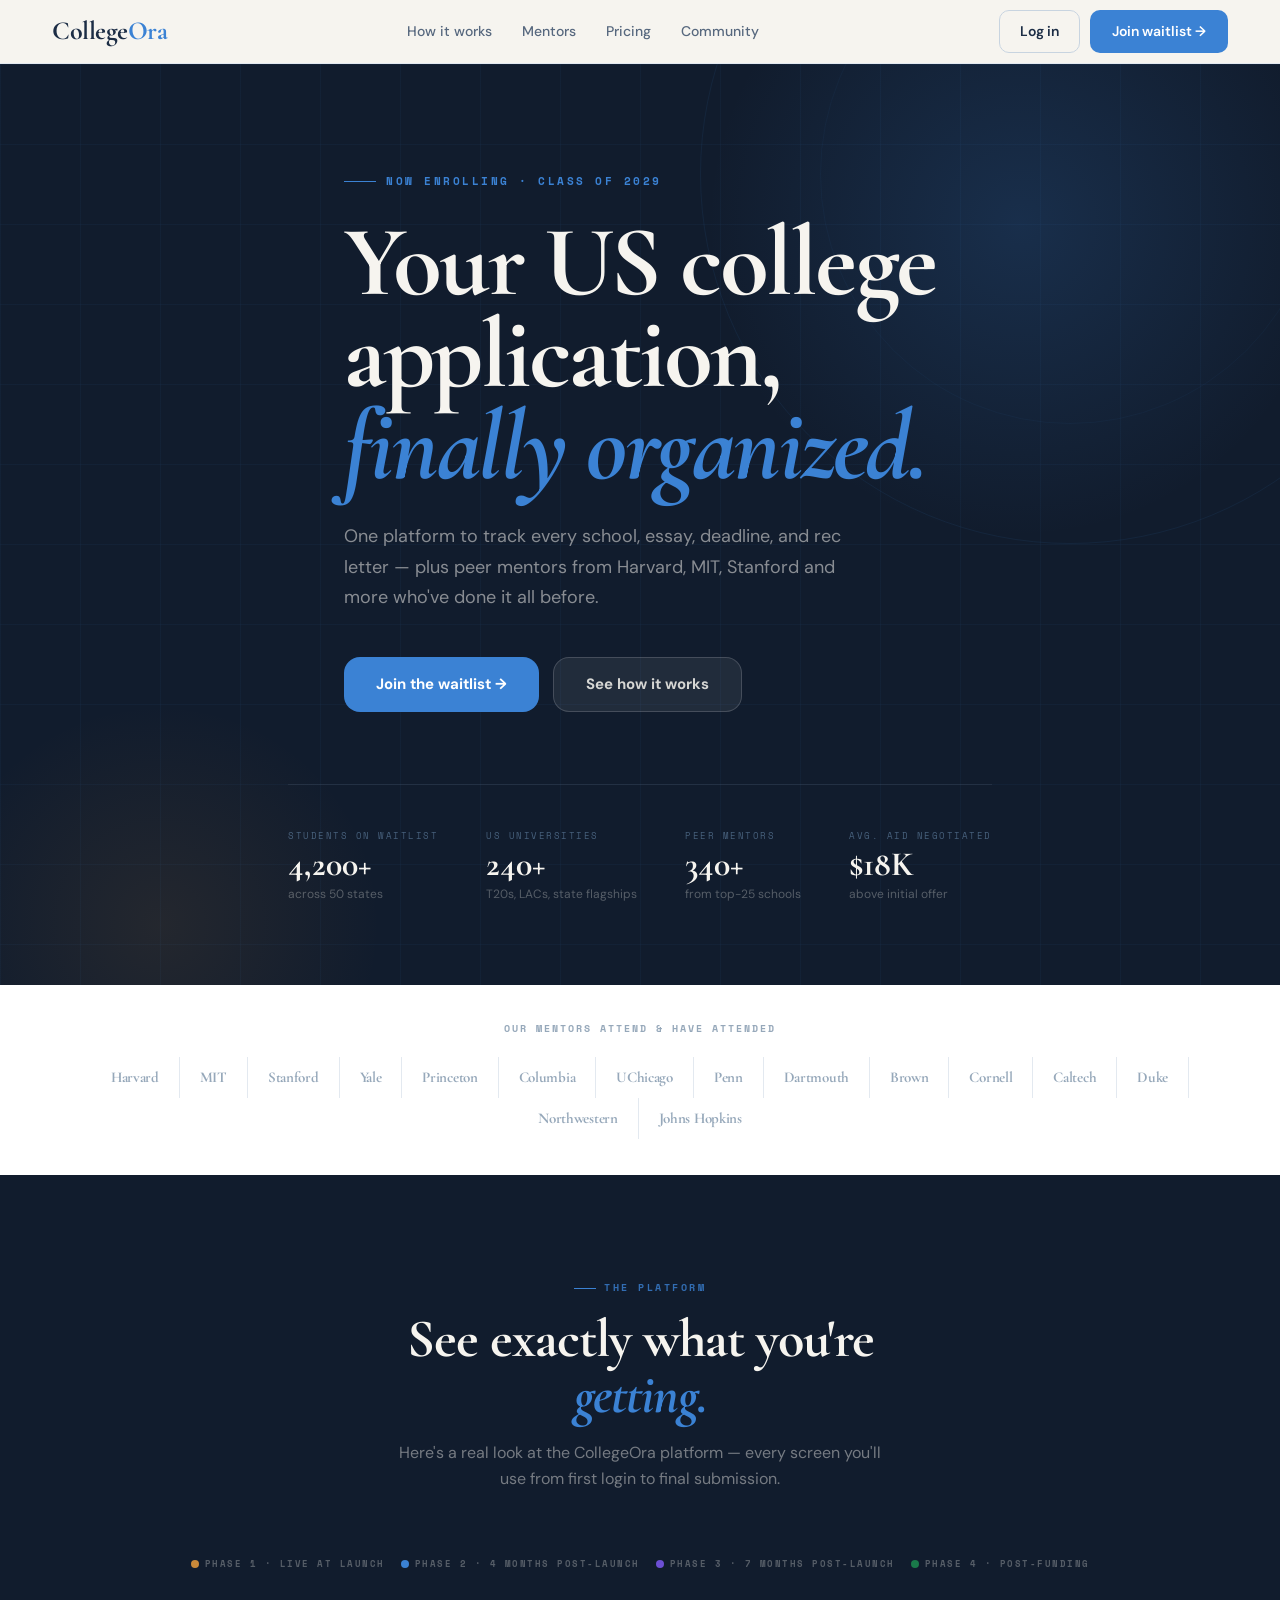
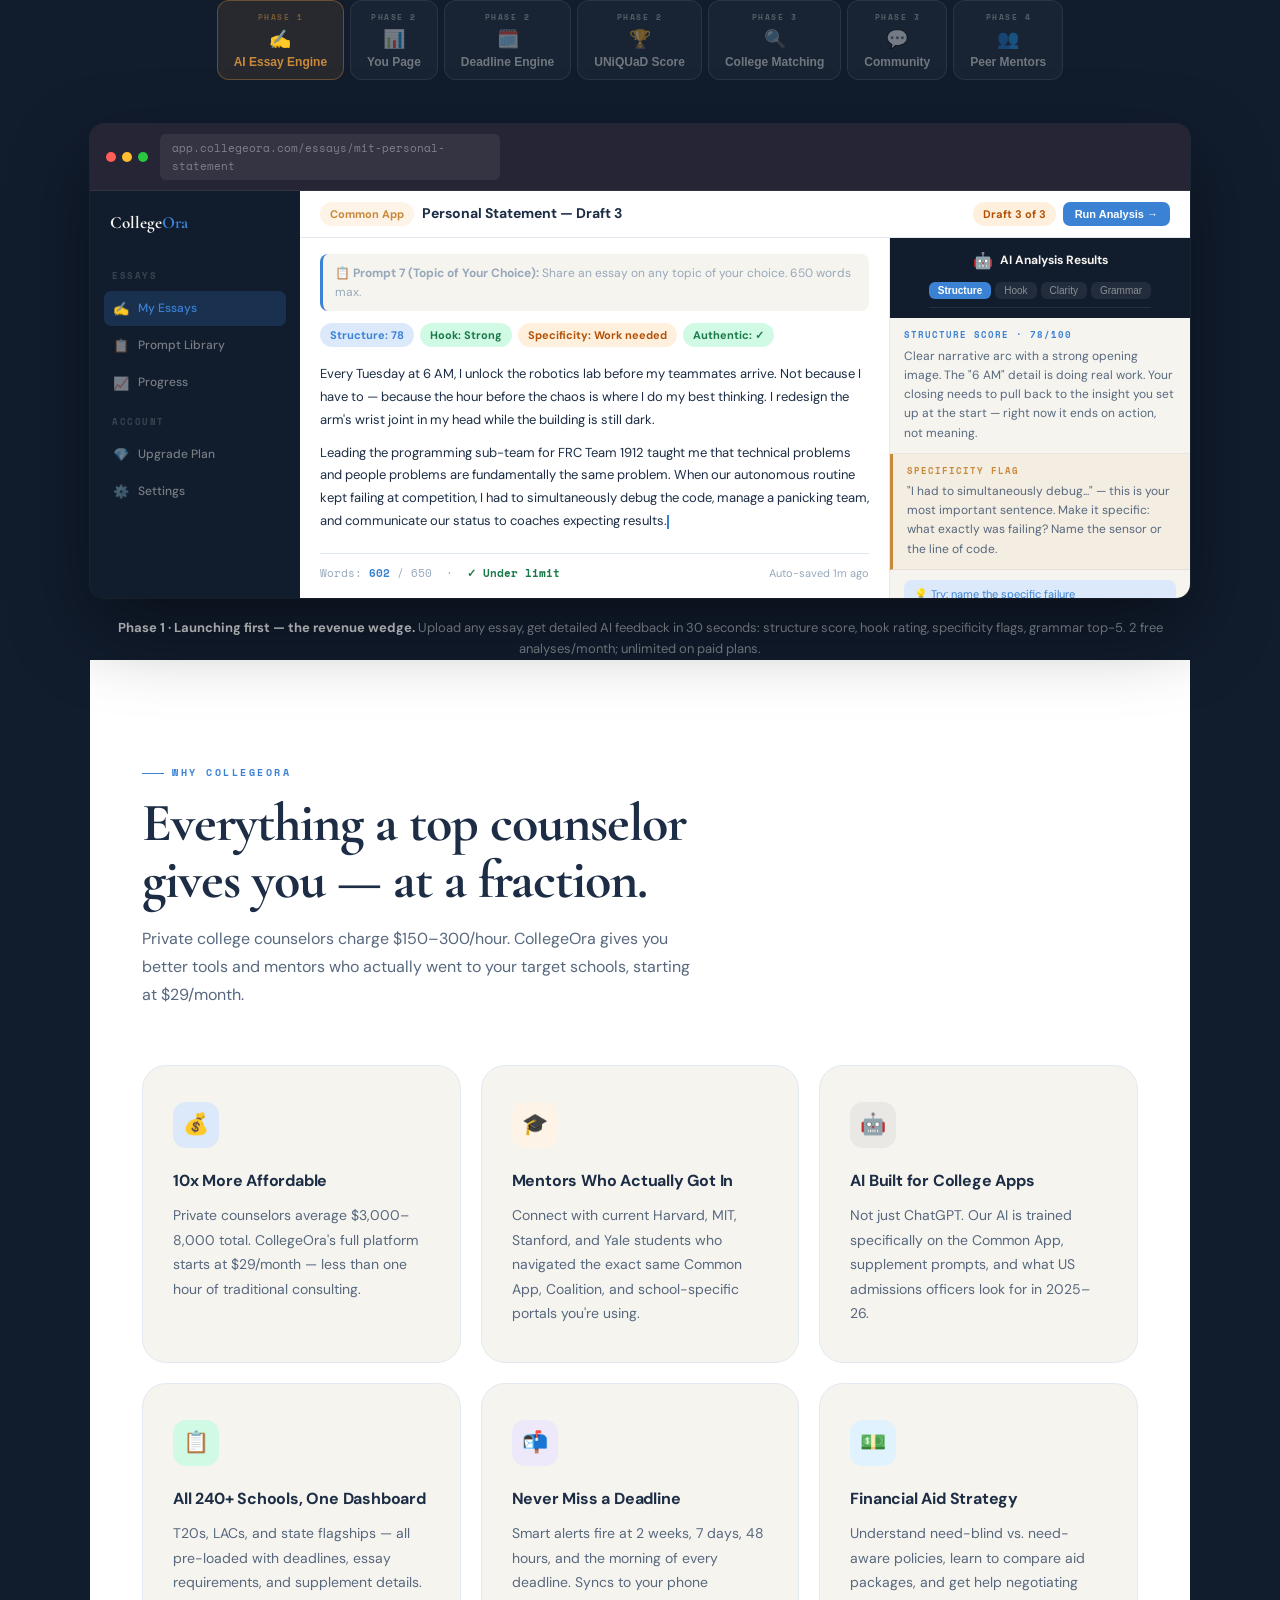
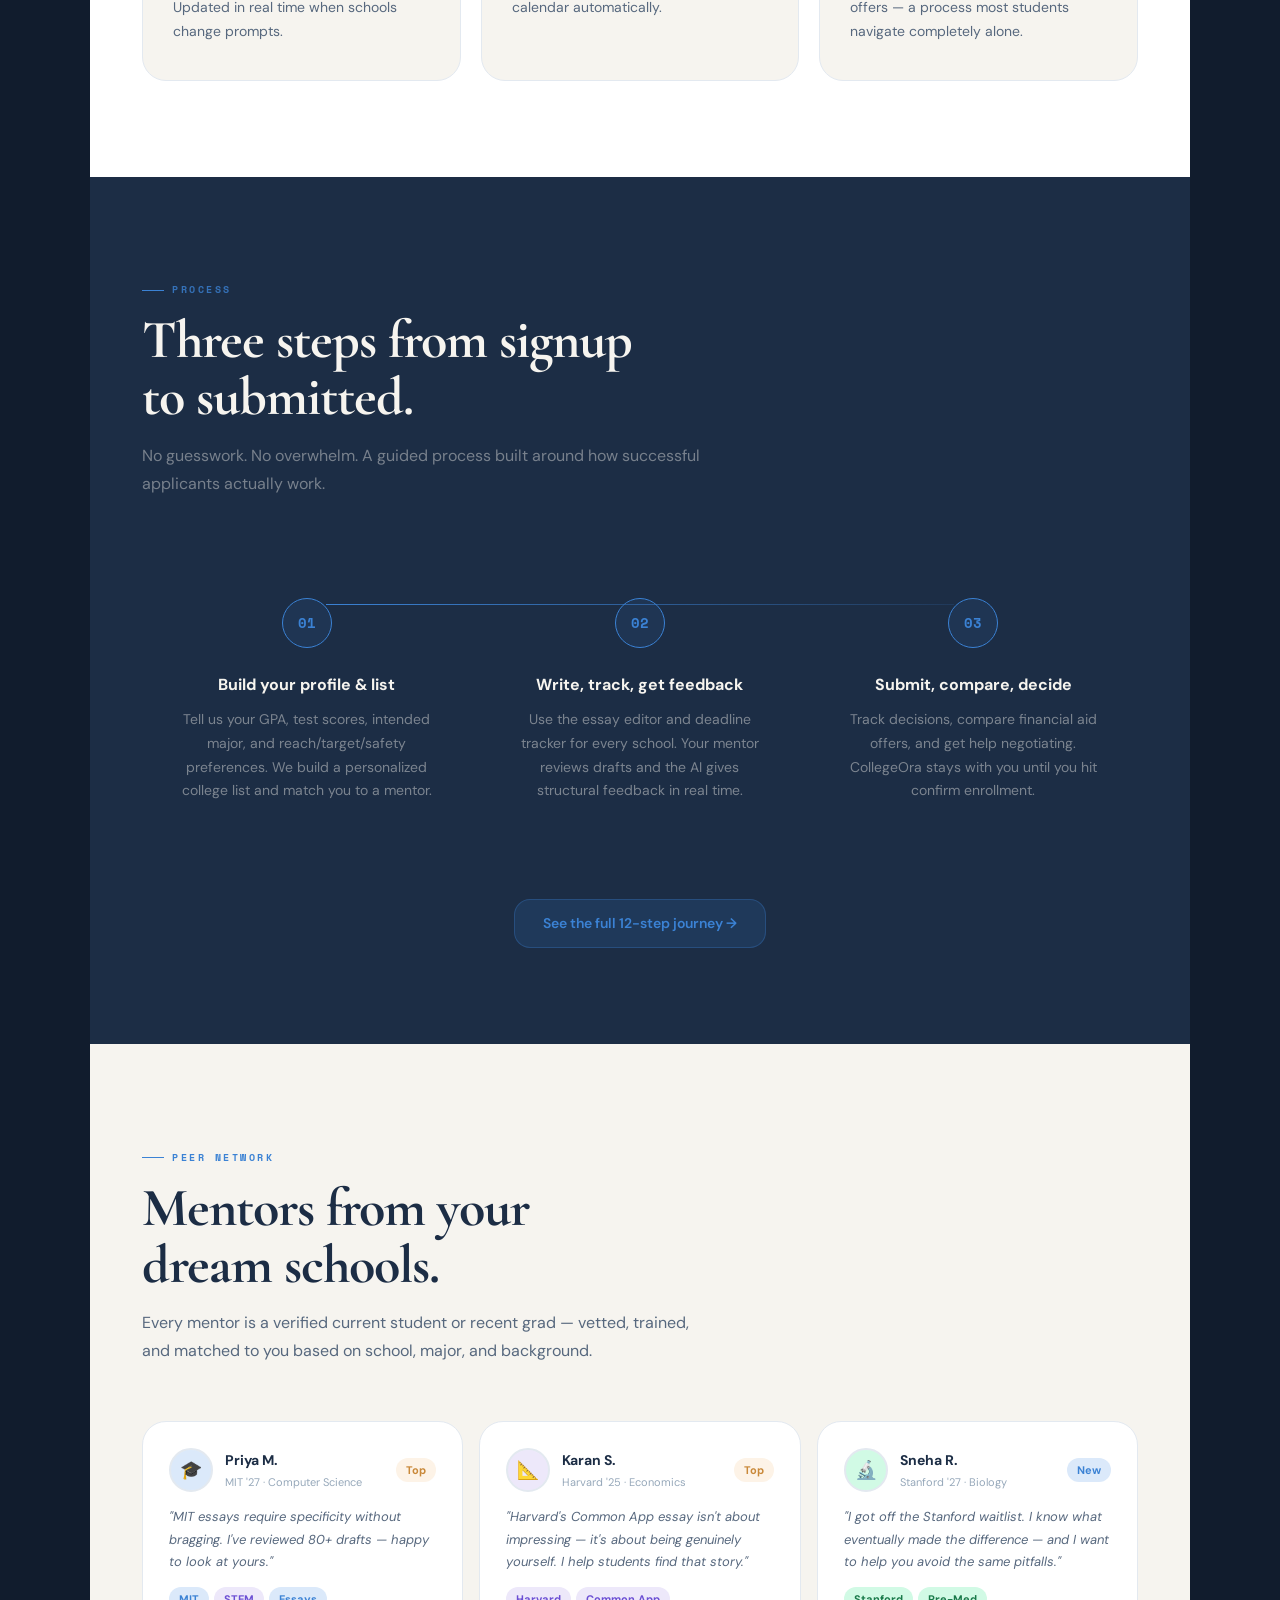
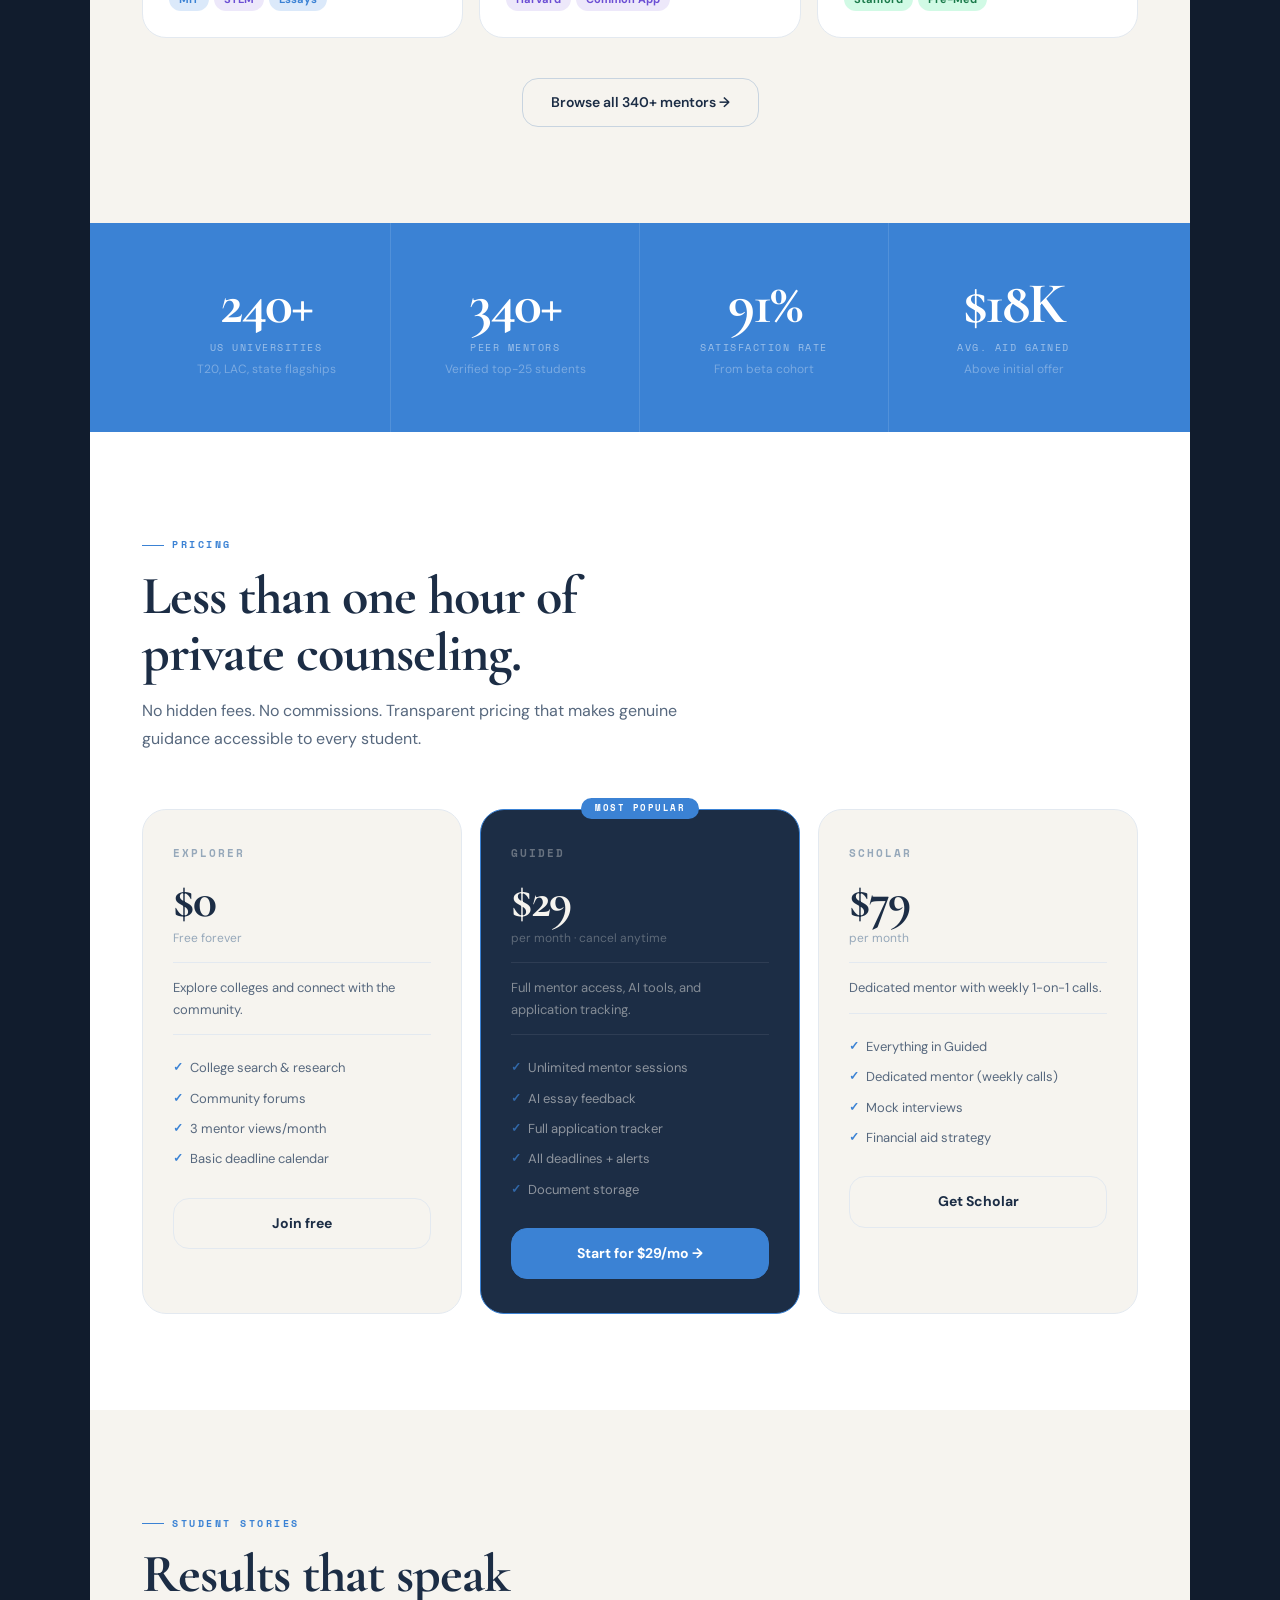
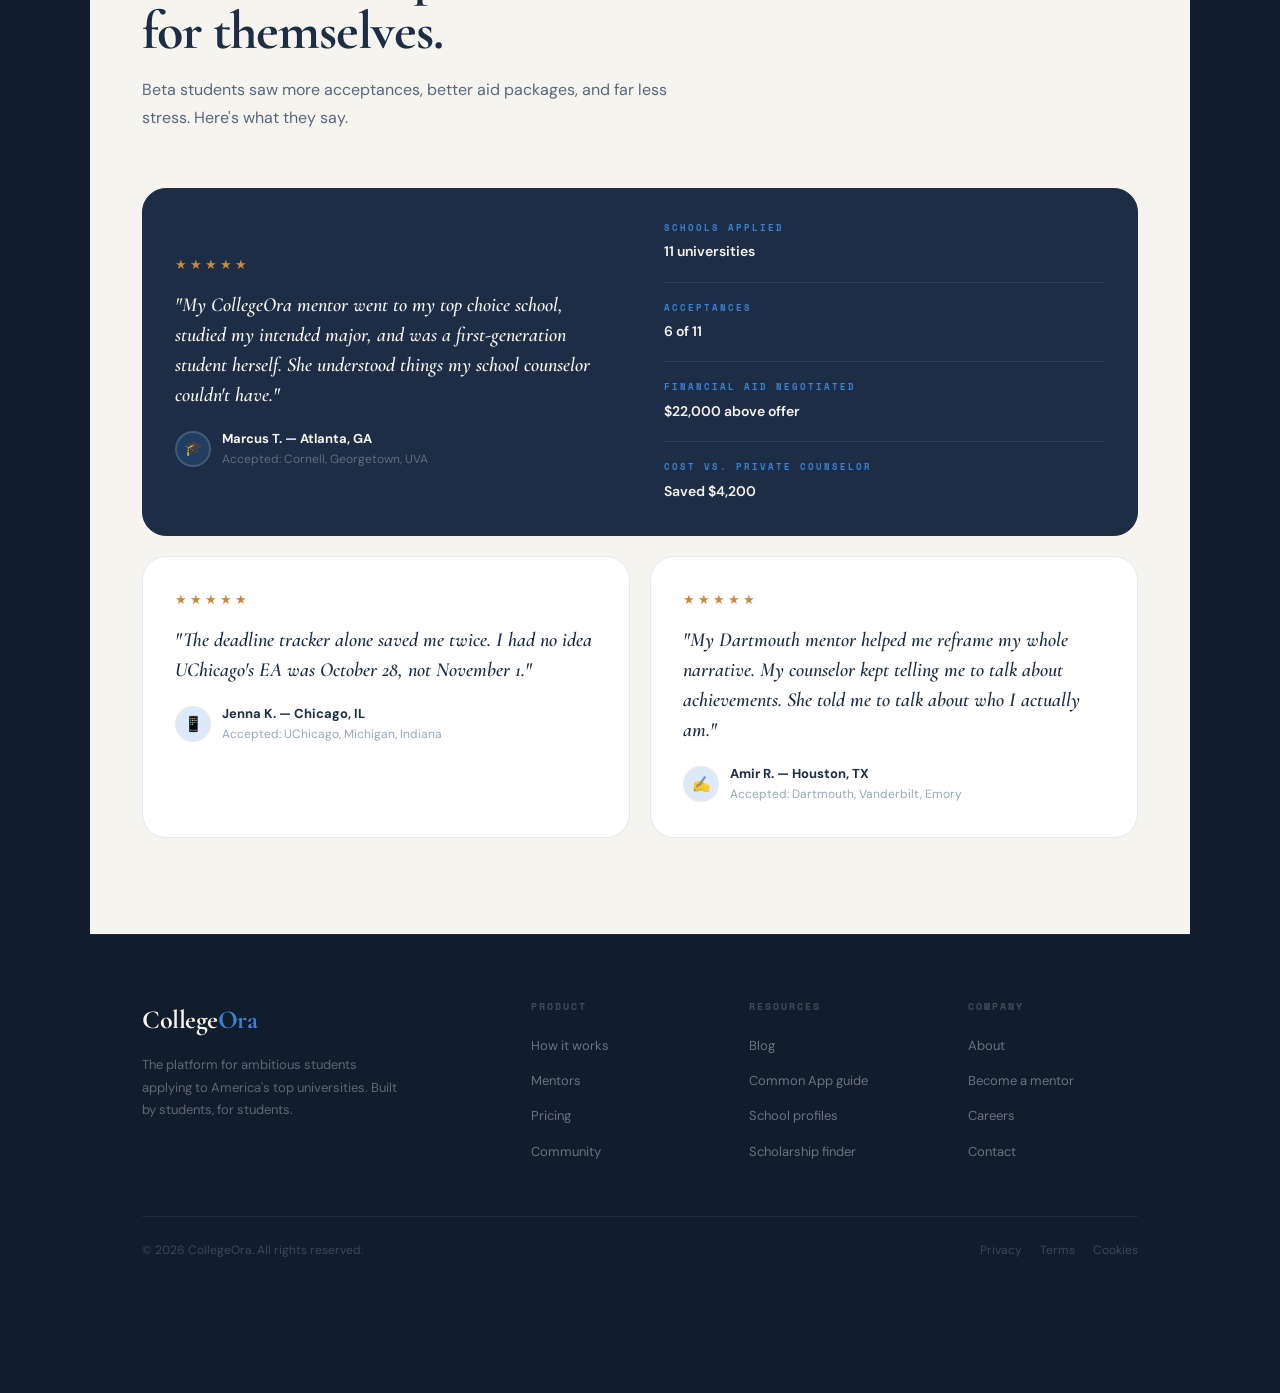
<file: index.html>
<!DOCTYPE html>
<html lang="en">
<head>
<meta charset="UTF-8"><meta name="viewport" content="width=device-width,initial-scale=1.0">
<title>CollegeOra — The college application, organized.</title>
<link rel="stylesheet" href="shared.css">
<style>
/* HERO */
.hero{min-height:91vh;background:var(--navy-deep);display:flex;flex-direction:column;justify-content:center;padding:100px 52px 80px;position:relative;overflow:hidden;}
.hero-grid{position:absolute;inset:0;background-image:linear-gradient(rgba(59,130,212,.05) 1px,transparent 1px),linear-gradient(90deg,rgba(59,130,212,.05) 1px,transparent 1px);background-size:80px 80px;}
.orb-1{position:absolute;top:-180px;right:-80px;width:680px;height:680px;background:radial-gradient(circle,rgba(59,130,212,.18) 0%,transparent 65%);}
.orb-2{position:absolute;bottom:-180px;left:-80px;width:480px;height:480px;background:radial-gradient(circle,rgba(201,137,58,.1) 0%,transparent 65%);}
.arc{position:absolute;top:-260px;right:-160px;width:740px;height:740px;border:1px solid rgba(59,130,212,.09);border-radius:50%;}
.arc2{position:absolute;top:-140px;right:-40px;width:500px;height:500px;border:1px solid rgba(59,130,212,.05);border-radius:50%;}

.hero-content{position:relative;z-index:2;max-width:700px;}
.hero-eyebrow{font-family:'Space Mono',monospace;font-size:11px;font-weight:700;letter-spacing:2.5px;text-transform:uppercase;color:var(--cobalt);margin-bottom:26px;display:inline-flex;align-items:center;gap:10px;}
.hero-eyebrow::before{content:'';width:32px;height:1px;background:var(--cobalt);}
h1.hero-h{font-family:'Cormorant Garamond',serif;font-size:clamp(52px,8.5vw,100px);font-weight:700;line-height:.92;letter-spacing:-2.5px;color:var(--cream);margin-bottom:28px;}
h1.hero-h em{font-style:italic;color:var(--cobalt);}
.hero-sub{font-size:18px;color:rgba(246,244,239,.52);max-width:500px;line-height:1.72;margin-bottom:44px;}
.hero-btns{display:flex;gap:14px;flex-wrap:wrap;}
.btn-hero{font-size:15px;font-weight:700;padding:14px 32px;border-radius:var(--r-lg);text-decoration:none;display:inline-flex;align-items:center;gap:7px;transition:all .2s;cursor:pointer;border:none;}
.btn-hero-p{background:var(--cobalt);color:var(--white);}
.btn-hero-p:hover{background:#2d6cbf;transform:translateY(-2px);box-shadow:0 8px 28px rgba(59,130,212,.38);}
.btn-hero-g{background:rgba(255,255,255,.07);color:rgba(246,244,239,.85);border:1.5px solid rgba(255,255,255,.16);}
.btn-hero-g:hover{background:rgba(255,255,255,.12);border-color:rgba(255,255,255,.3);}
.hero-stats{position:relative;z-index:2;display:flex;gap:48px;margin-top:72px;padding-top:44px;border-top:1px solid rgba(255,255,255,.07);}
.hs-lbl{font-family:'Space Mono',monospace;font-size:9px;letter-spacing:1.5px;text-transform:uppercase;color:rgba(107,141,176,.6);margin-bottom:4px;}
.hs-num{font-family:'Cormorant Garamond',serif;font-size:34px;font-weight:700;color:var(--cream);line-height:1;}
.hs-sub{font-size:12px;color:rgba(246,244,239,.3);margin-top:3px;}

/* SCHOOL LOGOS STRIP */
#schools{background:var(--white);padding:36px 52px;}
.schools-strip{max-width:1100px;margin:0 auto;}
.schools-label{font-family:'Space Mono',monospace;font-size:10px;font-weight:700;letter-spacing:2px;text-transform:uppercase;color:var(--text-3);text-align:center;margin-bottom:20px;}
.schools-row{display:flex;gap:0;justify-content:center;flex-wrap:wrap;}
.school-pill{font-family:'Cormorant Garamond',serif;font-size:15px;font-weight:700;color:var(--text-3);padding:8px 20px;border-right:1px solid var(--border);letter-spacing:-.3px;transition:color .15s;}
.school-pill:last-child{border:none;}
.school-pill:hover{color:var(--cobalt);}

/* APP SCREENSHOTS SECTION */
#screenshots{background:var(--navy-deep);padding:96px 52px;}
.screenshots-header{text-align:center;margin-bottom:64px;}
.screenshots-header h2{font-family:'Cormorant Garamond',serif;font-size:clamp(36px,5vw,54px);font-weight:700;letter-spacing:-1px;line-height:1.05;color:var(--cream);margin-bottom:16px;}
.screenshots-header h2 em{font-style:italic;color:var(--cobalt);}
.screenshots-header p{font-size:16px;color:rgba(246,244,239,.44);max-width:500px;margin:0 auto;}

/* TAB SWITCHER */
.screen-tabs{display:flex;gap:6px;justify-content:center;margin-bottom:44px;flex-wrap:wrap;}
.screen-tab{display:flex;flex-direction:column;align-items:center;gap:5px;padding:10px 16px;border-radius:12px;border:1.5px solid rgba(255,255,255,.08);background:rgba(255,255,255,.03);color:rgba(246,244,239,.4);cursor:pointer;transition:all .2s;text-align:center;}
.screen-tab:hover:not(.active){border-color:rgba(255,255,255,.18);color:rgba(246,244,239,.65);}
.screen-tab.active{background:rgba(59,130,212,.14);border-color:rgba(59,130,212,.45);color:var(--cobalt);}
.screen-tab .tab-phase{font-family:'Space Mono',monospace;font-size:8px;font-weight:700;letter-spacing:1.5px;text-transform:uppercase;opacity:.7;}
.screen-tab.active .tab-phase{color:rgba(59,130,212,.7);}
.screen-tab .tab-name{font-size:12px;font-weight:600;white-space:nowrap;}
.screen-tab .tab-icon{font-size:18px;}
.screen-panel{display:none;animation:fadeUp .3s ease forwards;}.screen-panel.active{display:block;}
/* Phase color accents */
.tab-p1{} .tab-p1.active{background:rgba(201,137,58,.12);border-color:rgba(201,137,58,.4);color:var(--gold);}
.tab-p1.active .tab-phase{color:rgba(201,137,58,.7);}
.tab-p2a{} .tab-p2b{} .tab-p2c{}
.tab-p3a{} .tab-p3a.active{background:rgba(108,79,212,.12);border-color:rgba(108,79,212,.4);color:var(--purple);}
.tab-p3a.active .tab-phase{color:rgba(108,79,212,.7);}
.tab-p3b{} .tab-p3b.active{background:rgba(14,116,144,.12);border-color:rgba(14,116,144,.4);color:var(--teal);}
.tab-p3b.active .tab-phase{color:rgba(14,116,144,.7);}
.tab-p4{} .tab-p4.active{background:rgba(26,122,74,.12);border-color:rgba(26,122,74,.4);color:var(--green);}
.tab-p4.active .tab-phase{color:rgba(26,122,74,.7);}
/* Phase legend */
.phase-legend{display:flex;gap:16px;justify-content:center;margin-bottom:28px;flex-wrap:wrap;}
.pl-item{display:flex;align-items:center;gap:6px;font-family:'Space Mono',monospace;font-size:9px;font-weight:700;letter-spacing:1.5px;text-transform:uppercase;color:rgba(246,244,239,.3);}
.pl-dot{width:8px;height:8px;border-radius:50%;}
.screen-caption{text-align:center;font-size:13px;color:rgba(246,244,239,.4);margin-top:20px;line-height:1.6;}
.screen-caption strong{color:rgba(246,244,239,.65);}
/* Score ring */
.score-ring{width:72px;height:72px;position:relative;flex-shrink:0;}
.score-ring svg{transform:rotate(-90deg);}
.score-ring-val{position:absolute;inset:0;display:flex;flex-direction:column;align-items:center;justify-content:center;}
.score-ring-n{font-family:'Cormorant Garamond',serif;font-size:18px;font-weight:700;line-height:1;}
.score-ring-l{font-family:'Space Mono',monospace;font-size:7px;font-weight:700;letter-spacing:.5px;text-transform:uppercase;color:var(--text-3);margin-top:1px;}
/* Radar chart mock */
.radar-wrap{display:flex;align-items:center;justify-content:center;padding:12px;}
/* College match card */
.cm-card{background:var(--white);border:1px solid var(--border);border-radius:10px;padding:12px 14px;margin-bottom:8px;display:flex;align-items:center;gap:12px;}
.cm-card:hover{background:var(--cobalt-lt);}
.cm-logo{width:36px;height:36px;border-radius:8px;background:var(--cream);border:1px solid var(--border);display:flex;align-items:center;justify-content:center;font-size:14px;flex-shrink:0;}
.cm-match-bar{flex:1;height:5px;border-radius:3px;background:var(--border);overflow:hidden;}
.cm-match-fill{height:100%;border-radius:3px;}
/* Forum mock */
.forum-post{background:var(--white);border:1px solid var(--border);border-radius:10px;padding:12px 14px;margin-bottom:8px;}
.fp-title{font-size:13px;font-weight:600;color:var(--navy);margin-bottom:4px;}
.fp-preview{font-size:11px;color:var(--text-3);line-height:1.55;}
.fp-meta{display:flex;gap:10px;margin-top:8px;}
.fp-m{font-family:'Space Mono',monospace;font-size:9px;color:var(--text-3);}


/* ─── SCREENSHOT 1: DASHBOARD ─── */
.dash-grid{display:grid;grid-template-columns:1fr 1fr 1fr;gap:10px;margin-bottom:12px;}
.dash-stat{background:var(--white);border:1px solid var(--border);border-radius:10px;padding:14px 16px;}
.dash-stat-n{font-family:'Cormorant Garamond',serif;font-size:28px;font-weight:700;color:var(--navy);line-height:1;}
.dash-stat-l{font-size:11px;color:var(--text-3);margin-top:3px;}
.dash-stat-badge{font-size:10px;font-weight:700;padding:2px 7px;border-radius:10px;margin-top:5px;display:inline-block;}
.app-table{background:var(--white);border:1px solid var(--border);border-radius:10px;overflow:hidden;}
.app-table-head{display:grid;grid-template-columns:2fr 1fr 1fr 1fr;padding:10px 14px;border-bottom:1px solid var(--border);font-family:'Space Mono',monospace;font-size:9px;font-weight:700;letter-spacing:1px;text-transform:uppercase;color:var(--text-3);}
.app-table-row{display:grid;grid-template-columns:2fr 1fr 1fr 1fr;padding:10px 14px;border-bottom:1px solid var(--border);align-items:center;}
.app-table-row:last-child{border:none;}
.app-table-row:hover{background:var(--cream);}
.school-name{font-size:13px;font-weight:600;color:var(--navy);}
.school-type{font-size:11px;color:var(--text-3);margin-top:1px;}
.deadline-chip{font-size:11px;font-weight:600;padding:3px 9px;border-radius:20px;display:inline-block;}
.dc-red{background:var(--red-lt);color:var(--red);}
.dc-am{background:var(--amber-lt);color:var(--amber);}
.dc-gr{background:var(--green-lt);color:var(--green);}
.dc-co{background:var(--cobalt-lt);color:var(--cobalt);}
.status-dot{width:8px;height:8px;border-radius:50%;display:inline-block;margin-right:5px;}
.sd-gr{background:var(--green);}.sd-am{background:var(--amber);}.sd-re{background:var(--red);}
.essay-progress{display:flex;gap:4px;align-items:center;}
.essay-pip{width:8px;height:8px;border-radius:50%;background:var(--border);}
.essay-pip.done{background:var(--cobalt);}

/* ─── SCREENSHOT 2: ESSAY EDITOR ─── */
.essay-layout{display:grid;grid-template-columns:1fr 300px;gap:0;height:360px;}
.essay-editor-pane{padding:16px 20px;background:var(--white);border-right:1px solid var(--border);display:flex;flex-direction:column;gap:12px;overflow:hidden;}
.essay-meta{display:flex;align-items:center;gap:10px;}
.essay-prompt{font-size:12px;color:var(--text-3);line-height:1.55;background:var(--cream);border-radius:8px;padding:10px 12px;border-left:3px solid var(--cobalt);}
.essay-body{font-size:13px;color:var(--text);line-height:1.75;flex:1;overflow:hidden;}
.essay-body p{margin-bottom:10px;}
.essay-body .cursor{display:inline-block;width:2px;height:14px;background:var(--cobalt);animation:blink 1s step-end infinite;vertical-align:text-bottom;}
@keyframes blink{0%,100%{opacity:1}50%{opacity:0}}
.essay-toolbar{display:flex;align-items:center;justify-content:space-between;padding-top:10px;border-top:1px solid var(--border);}
.essay-wc{font-family:'Space Mono',monospace;font-size:11px;color:var(--text-3);}
.essay-wc span{color:var(--cobalt);font-weight:700;}
.ai-panel{background:var(--cream);display:flex;flex-direction:column;gap:0;overflow:hidden;}
.ai-panel-head{padding:12px 14px;background:var(--navy-deep);display:flex;align-items:center;gap:8px;}
.ai-panel-title{font-size:12px;font-weight:700;color:var(--cream);}
.ai-msg{padding:10px 14px;border-bottom:1px solid rgba(0,0,0,.06);font-size:12px;line-height:1.6;}
.ai-msg.ai{color:var(--text-2);}
.ai-msg-sender{font-family:'Space Mono',monospace;font-size:9px;font-weight:700;letter-spacing:1px;text-transform:uppercase;margin-bottom:4px;}
.ai-msg-sender.ai{color:var(--cobalt);}
.ai-msg-sender.me{color:var(--text-3);}
.ai-msg.me{background:rgba(59,130,212,.05);}
.ai-suggestions{padding:10px 14px;display:flex;flex-direction:column;gap:6px;}
.ai-chip{font-size:11px;color:var(--cobalt);background:var(--cobalt-lt);padding:5px 10px;border-radius:8px;cursor:pointer;}

/* ─── SCREENSHOT 3: DEADLINE CALENDAR ─── */
.cal-layout{display:grid;grid-template-columns:1fr 260px;gap:0;height:360px;}
.cal-main{padding:16px;background:var(--white);overflow:hidden;}
.cal-header{display:flex;align-items:center;justify-content:space-between;margin-bottom:14px;}
.cal-title{font-size:14px;font-weight:700;color:var(--navy);}
.cal-nav{display:flex;gap:6px;}
.cal-nav-btn{width:26px;height:26px;border-radius:6px;border:1px solid var(--border);background:var(--white);cursor:pointer;font-size:12px;display:flex;align-items:center;justify-content:center;}
.cal-grid{display:grid;grid-template-columns:repeat(7,1fr);gap:2px;}
.cal-day-lbl{font-family:'Space Mono',monospace;font-size:9px;font-weight:700;letter-spacing:1px;text-transform:uppercase;color:var(--text-3);text-align:center;padding:4px 0;}
.cal-day{height:42px;border-radius:7px;display:flex;flex-direction:column;align-items:center;justify-content:flex-start;padding:4px 2px;position:relative;cursor:pointer;transition:background .1s;}
.cal-day:hover{background:var(--cobalt-lt);}
.cal-day-num{font-size:12px;font-weight:500;color:var(--text-2);}
.cal-day.today .cal-day-num{background:var(--cobalt);color:var(--white);width:22px;height:22px;border-radius:50%;display:flex;align-items:center;justify-content:center;}
.cal-day.other .cal-day-num{color:var(--text-3);}
.cal-event-dot{width:5px;height:5px;border-radius:50%;margin-top:2px;}
.cal-events-panel{background:var(--cream);border-left:1px solid var(--border);padding:14px;overflow:hidden;}
.cal-events-title{font-family:'Space Mono',monospace;font-size:10px;font-weight:700;letter-spacing:1.5px;text-transform:uppercase;color:var(--text-3);margin-bottom:12px;}
.cal-event-item{background:var(--white);border:1px solid var(--border);border-radius:10px;padding:10px 12px;margin-bottom:8px;}
.cal-event-item.urgent{border-left:3px solid var(--red);}
.cal-event-item.soon{border-left:3px solid var(--amber);}
.cal-event-item.ok{border-left:3px solid var(--green);}
.cel-school{font-size:13px;font-weight:700;color:var(--navy);}
.cel-type{font-size:11px;color:var(--text-3);margin-top:1px;}
.cel-date{font-family:'Space Mono',monospace;font-size:10px;font-weight:700;margin-top:5px;}
.cel-date.urgent{color:var(--red);}.cel-date.soon{color:var(--amber);}.cel-date.ok{color:var(--green);}

/* ─── SCREENSHOT 4: MENTOR CHAT ─── */
.mentor-layout{display:grid;grid-template-columns:240px 1fr;gap:0;height:360px;}
.mentor-list{background:var(--white);border-right:1px solid var(--border);overflow:hidden;}
.mentor-list-head{padding:12px 14px;border-bottom:1px solid var(--border);font-size:12px;font-weight:700;color:var(--navy);}
.mentor-chat-item{display:flex;align-items:center;gap:10px;padding:10px 14px;border-bottom:1px solid var(--border);cursor:pointer;transition:background .1s;}
.mentor-chat-item.active{background:var(--cobalt-lt);}
.mentor-chat-item:hover:not(.active){background:var(--cream);}
.mci-av{width:34px;height:34px;border-radius:50%;display:flex;align-items:center;justify-content:center;font-size:15px;flex-shrink:0;border:2px solid var(--border);}
.mci-name{font-size:12px;font-weight:700;color:var(--navy);}
.mci-preview{font-size:11px;color:var(--text-3);white-space:nowrap;overflow:hidden;text-overflow:ellipsis;max-width:130px;}
.mci-time{font-size:10px;color:var(--text-3);margin-left:auto;flex-shrink:0;}
.chat-pane{display:flex;flex-direction:column;background:var(--cream);}
.chat-header{background:var(--white);border-bottom:1px solid var(--border);padding:12px 16px;display:flex;align-items:center;gap:12px;flex-shrink:0;}
.chat-hav{width:36px;height:36px;border-radius:50%;background:var(--cobalt-lt);display:flex;align-items:center;justify-content:center;font-size:16px;}
.chat-hname{font-size:13px;font-weight:700;color:var(--navy);}
.chat-hrole{font-size:11px;color:var(--text-3);}
.chat-msgs{flex:1;padding:14px 16px;display:flex;flex-direction:column;gap:10px;overflow:hidden;}
.chat-msg{max-width:76%;padding:10px 13px;border-radius:12px;font-size:12px;line-height:1.6;}
.chat-msg.them{background:var(--white);color:var(--text);border-bottom-left-radius:4px;align-self:flex-start;}
.chat-msg.me{background:var(--cobalt);color:var(--white);border-bottom-right-radius:4px;align-self:flex-end;}
.chat-input-bar{background:var(--white);border-top:1px solid var(--border);padding:10px 14px;display:flex;gap:8px;align-items:center;flex-shrink:0;}
.chat-input{flex:1;background:var(--cream);border:1px solid var(--border);border-radius:8px;padding:8px 12px;font-size:12px;color:var(--text-3);}
.chat-send{background:var(--cobalt);color:white;border:none;border-radius:8px;padding:8px 14px;font-size:12px;font-weight:700;cursor:pointer;}

/* VALUE PROPS */
#value{background:var(--white);}
.vp-grid{display:grid;grid-template-columns:repeat(3,1fr);gap:20px;}
.vp-card{background:var(--cream);border:1px solid var(--border);border-radius:var(--r-xl);padding:36px 30px;transition:all .2s;}
.vp-card:hover{transform:translateY(-4px);box-shadow:0 12px 36px rgba(28,45,69,.09);border-color:var(--border-2);}
.vp-icon{width:46px;height:46px;border-radius:13px;display:flex;align-items:center;justify-content:center;font-size:21px;margin-bottom:20px;}
.ic-co{background:var(--cobalt-lt);}.ic-go{background:var(--gold-lt);}.ic-na{background:rgba(28,45,69,.06);}.ic-gr{background:var(--green-lt);}.ic-pu{background:var(--purple-lt);}.ic-te{background:var(--teal-lt);}
.vp-card h3{font-size:16px;font-weight:700;letter-spacing:-.2px;margin-bottom:9px;}
.vp-card p{font-size:14px;color:var(--text-2);line-height:1.75;}

/* HOW IT WORKS PREVIEW */
#how{background:var(--navy);}
.steps{display:grid;grid-template-columns:repeat(3,1fr);gap:4px;position:relative;}
.steps::before{content:'';position:absolute;top:50px;left:calc(16.66% + 18px);right:calc(16.66% + 18px);height:1px;background:linear-gradient(90deg,var(--cobalt),rgba(59,130,212,.15));}
.step{padding:44px 34px;text-align:center;}
.step-n{width:50px;height:50px;border-radius:50%;border:1.5px solid var(--cobalt);background:rgba(59,130,212,.1);display:flex;align-items:center;justify-content:center;font-family:'Space Mono',monospace;font-size:14px;font-weight:700;color:var(--cobalt);margin:0 auto 24px;position:relative;z-index:1;}
.step h3{font-size:16px;font-weight:700;color:var(--cream);margin-bottom:10px;}
.step p{font-size:14px;color:rgba(246,244,239,.44);line-height:1.7;}
.how-cta{text-align:center;margin-top:52px;}
.btn-how{font-size:14px;font-weight:600;padding:12px 28px;border-radius:var(--r-lg);background:rgba(59,130,212,.15);color:var(--cobalt);border:1px solid rgba(59,130,212,.3);text-decoration:none;display:inline-flex;align-items:center;gap:7px;transition:all .15s;}
.btn-how:hover{background:rgba(59,130,212,.25);border-color:var(--cobalt);}

/* MENTOR PREVIEWS */
#mentors-preview{background:var(--cream);}
.mp-grid{display:grid;grid-template-columns:repeat(3,1fr);gap:16px;}
.mp-card{background:var(--white);border:1px solid var(--border);border-radius:var(--r-xl);padding:26px;transition:all .2s;}
.mp-card:hover{transform:translateY(-3px);box-shadow:0 10px 30px rgba(28,45,69,.08);}
.mp-top{display:flex;align-items:center;gap:12px;margin-bottom:14px;}
.mp-av{width:44px;height:44px;border-radius:50%;display:flex;align-items:center;justify-content:center;font-size:18px;border:2px solid var(--border);}
.mp-name{font-size:14px;font-weight:700;}.mp-role{font-size:11px;color:var(--text-3);margin-top:1px;}
.mp-quote{font-size:13px;color:var(--text-2);line-height:1.7;font-style:italic;margin-bottom:14px;}
.view-all{text-align:center;margin-top:40px;}
.btn-view{font-size:14px;font-weight:600;padding:12px 28px;border-radius:var(--r-lg);border:1.5px solid var(--border-2);background:transparent;color:var(--navy);text-decoration:none;display:inline-flex;align-items:center;gap:7px;transition:all .15s;}
.btn-view:hover{border-color:var(--cobalt);color:var(--cobalt);}

/* STATS STRIP */
#stats{background:var(--cobalt);padding:0 52px;}
.stats-row{display:grid;grid-template-columns:repeat(4,1fr);max-width:1100px;margin:0 auto;}
.stat-cell{padding:52px 32px;text-align:center;border-right:1px solid rgba(255,255,255,.12);}
.stat-cell:last-child{border:none;}
.stat-n{font-family:'Cormorant Garamond',serif;font-size:58px;font-weight:700;color:var(--white);line-height:1;letter-spacing:-2px;}
.stat-l{font-family:'Space Mono',monospace;font-size:10px;letter-spacing:1.5px;text-transform:uppercase;color:rgba(255,255,255,.5);margin-top:7px;}
.stat-s{font-size:12px;color:rgba(255,255,255,.32);margin-top:4px;}

/* PRICING PREVIEW */
#pricing-preview{background:var(--white);}
.pp-grid{display:grid;grid-template-columns:repeat(3,1fr);gap:18px;}
.pp-card{background:var(--cream);border:1.5px solid var(--border);border-radius:var(--r-xl);padding:34px 30px;position:relative;transition:all .2s;}
.pp-card:hover{transform:translateY(-4px);box-shadow:0 12px 38px rgba(28,45,69,.1);}
.pp-card.pop{background:var(--navy);border-color:var(--cobalt);}
.pop-tag{position:absolute;top:-12px;left:50%;transform:translateX(-50%);font-family:'Space Mono',monospace;font-size:9px;font-weight:700;letter-spacing:1.5px;text-transform:uppercase;background:var(--cobalt);color:var(--white);padding:3px 14px;border-radius:20px;white-space:nowrap;}
.plan-n{font-family:'Space Mono',monospace;font-size:11px;font-weight:700;letter-spacing:2px;text-transform:uppercase;color:var(--text-3);margin-bottom:12px;}
.plan-n-i{color:rgba(246,244,239,.35);}
.plan-p{font-family:'Cormorant Garamond',serif;font-size:50px;font-weight:700;letter-spacing:-1.5px;color:var(--navy);line-height:1;}
.plan-p-i{color:var(--cream);}
.plan-per{font-size:12px;color:var(--text-3);margin-top:4px;}
.plan-per-i{color:rgba(246,244,239,.3);}
.plan-d{font-size:13px;color:var(--text-2);line-height:1.65;margin:14px 0 22px;padding:14px 0;border-top:1px solid var(--border);border-bottom:1px solid var(--border);}
.plan-d-i{color:rgba(246,244,239,.48);border-color:rgba(255,255,255,.08);}
.plan-ul{list-style:none;display:flex;flex-direction:column;gap:9px;margin-bottom:28px;}
.plan-ul li{font-size:13px;color:var(--text-2);display:flex;align-items:flex-start;gap:7px;}
.plan-ul li::before{content:'✓';color:var(--cobalt);font-weight:700;font-size:12px;margin-top:1px;flex-shrink:0;}
.plan-ul li.i{color:rgba(246,244,239,.52);}
.plan-ul li.i::before{color:rgba(59,130,212,.7);}
.btn-plan{width:100%;font-size:14px;font-weight:700;padding:13px;border-radius:var(--r-lg);cursor:pointer;transition:all .2s;text-align:center;text-decoration:none;display:block;border:1.5px solid var(--border);background:transparent;color:var(--navy);}
.btn-plan:hover{border-color:var(--cobalt);color:var(--cobalt);}
.btn-plan-p{background:var(--cobalt);border-color:var(--cobalt);color:var(--white);}
.btn-plan-p:hover{background:#2d6cbf;box-shadow:0 4px 18px rgba(59,130,212,.35);}

/* TESTIMONIAL */
#testi{background:var(--cream);}
.testi-grid{display:grid;grid-template-columns:1fr 1fr;gap:20px;}
.tc{background:var(--white);border:1px solid var(--border);border-radius:var(--r-xl);padding:32px;transition:box-shadow .2s;}
.tc:hover{box-shadow:0 8px 28px rgba(28,45,69,.07);}
.tc.feat{background:var(--navy);border-color:var(--navy);grid-column:span 2;display:grid;grid-template-columns:1fr 1fr;gap:48px;align-items:center;}
.stars{display:flex;gap:3px;margin-bottom:14px;}
.star{color:var(--gold);font-size:13px;}
.tq{font-family:'Cormorant Garamond',serif;font-size:20px;font-style:italic;font-weight:600;line-height:1.5;color:var(--navy);margin-bottom:18px;}
.tq-i{color:var(--cream);}
.ta{display:flex;align-items:center;gap:11px;}
.tav{width:36px;height:36px;border-radius:50%;display:flex;align-items:center;justify-content:center;font-size:15px;border:2px solid var(--border);background:var(--cobalt-lt);}
.tav-i{background:rgba(59,130,212,.2);border-color:rgba(255,255,255,.15);}
.tan{font-size:13px;font-weight:700;color:var(--navy);}
.tan-i{color:var(--cream);}
.tas{font-size:12px;color:var(--text-3);margin-top:1px;}
.tas-i{color:rgba(246,244,239,.32);}
.tr-divider{height:1px;background:rgba(255,255,255,.08);margin:18px 0;}
.tr-lbl{font-family:'Space Mono',monospace;font-size:9px;font-weight:700;letter-spacing:2px;text-transform:uppercase;color:var(--cobalt);margin-bottom:5px;}
.tr-val{font-size:14px;font-weight:600;color:var(--cream);}

@media(max-width:768px){
  .hero{min-height:auto;padding:78px 16px 56px;justify-content:flex-end;}
  .hero-content{max-width:100%;}
  .hero-eyebrow{margin-bottom:20px;padding:8px 12px;border:1px solid rgba(59,130,212,.18);border-radius:999px;background:rgba(255,255,255,.03);}
  .hero-eyebrow::before{width:18px;}
  h1.hero-h{font-size:clamp(42px,14vw,72px);line-height:.98;letter-spacing:-1.5px;}
  .hero-sub{font-size:16px;max-width:36ch;margin-bottom:28px;color:rgba(246,244,239,.64);}
  .hero-btns{gap:10px;}
  .hero-stats{gap:12px;flex-wrap:wrap;margin-top:40px;padding-top:22px;border-top:none;}
  .hero-stats > div{min-width:140px;flex:1;padding:14px 16px;border:1px solid rgba(255,255,255,.08);border-radius:16px;background:rgba(255,255,255,.03);}
  #schools,#screenshots,#stats{padding-left:16px;padding-right:16px;}
  .schools-label{text-align:left;}
  .schools-row{justify-content:flex-start;gap:8px;overflow-x:auto;flex-wrap:nowrap;padding-bottom:6px;scrollbar-width:none;}
  .schools-row::-webkit-scrollbar{display:none;}
  .school-pill{padding:10px 14px;border:1px solid var(--border);border-radius:999px;background:var(--white);white-space:nowrap;}
  .school-pill:last-child{border:1px solid var(--border);}
  #screenshots{padding-top:72px;padding-bottom:72px;}
  .screenshots-header{text-align:left;margin-bottom:36px;}
  .screenshots-header p{margin:0;max-width:34ch;}
  .screen-tabs{justify-content:flex-start;flex-wrap:nowrap;overflow-x:auto;padding-bottom:8px;margin:0 -4px 28px;scrollbar-width:none;scroll-snap-type:x proximity;}
  .screen-tabs::-webkit-scrollbar{display:none;}
  .screen-tab{min-width:132px;align-items:flex-start;padding:12px 14px;scroll-snap-align:start;background:rgba(255,255,255,.04);}
  .screen-tab .tab-name{white-space:normal;}
  .screen-panel.active{display:flex;flex-direction:column;}
  .browser-frame{border-radius:18px;box-shadow:0 18px 48px rgba(0,0,0,.28),0 0 0 1px rgba(255,255,255,.06);}
  .browser-bar{padding:9px 12px;}
  .browser-url{font-size:10px;}
  .screen-caption{text-align:left;margin-top:14px;padding:0 2px;}
  .dash-grid,.vp-grid,.steps,.mp-grid,.pp-grid,.testi-grid,.stats-row{grid-template-columns:1fr;}
  .steps::before{display:none;}
  .step,.stat-cell{padding-left:20px;padding-right:20px;}
  .essay-layout,.cal-layout,.mentor-layout{grid-template-columns:1fr;height:auto;}
  .essay-editor-pane,.cal-main{border-right:none;border-bottom:1px solid var(--border);}
  .cal-events-panel,.mentor-list{border-left:none;border-right:none;border-top:1px solid var(--border);}
  .mentor-layout{gap:0;}
  .chat-header{flex-wrap:wrap;}
  .chat-msg{max-width:88%;}
  .app-table,.browser-frame{overflow:auto;}
  .app-table-head,.app-table-row{min-width:560px;}
  .radar-wrap svg{max-width:100%;height:auto;}
  .tc.feat{grid-template-columns:1fr;gap:24px;}
}

@media(max-width:480px){
  .hero{padding:68px 14px 44px;}
  .hero-grid{background-size:48px 48px;}
  .orb-1{width:420px;height:420px;top:-120px;right:-180px;opacity:.8;}
  .orb-2{width:280px;height:280px;bottom:-110px;left:-120px;}
  .arc,.arc2{display:none;}
  .hero-eyebrow{margin-bottom:16px;font-size:10px;padding:7px 10px;}
  .btn-hero{width:100%;justify-content:center;padding:13px 20px;}
  .hero-stats{flex-direction:column;gap:10px;}
  #schools,#screenshots,#stats{padding-left:14px;padding-right:14px;}
  .schools-row{margin-right:-4px;}
  .screenshots-header{margin-bottom:28px;}
  .screenshots-header h2{font-size:clamp(30px,11vw,38px);}
  .screenshots-header p{font-size:14px;}
  .screen-tabs{margin-bottom:22px;}
  .screen-tab{min-width:118px;padding:11px 12px;border-radius:14px;}
  .screen-tab .tab-icon{font-size:16px;}
  .screen-tab .tab-name{font-size:11px;}
  .phase-legend{justify-content:flex-start;}
  .dash-grid{gap:8px;}
  .essay-editor-pane,.ai-panel,.cal-main,.cal-events-panel,.mentor-list,.chat-pane{min-width:0;}
  .cal-grid{gap:1px;}
  .cal-day{height:34px;}
  .browser-frame{border-radius:16px;}
  .screen-caption{font-size:12px;line-height:1.55;}
  .vp-card,.pp-card,.mp-card,.tc,.step{padding-left:20px;padding-right:20px;}
  .stat-cell{padding-top:28px;padding-bottom:28px;}
  .stat-n{font-size:44px;}
  .view-all .btn-view,.how-cta .btn-how{width:100%;justify-content:center;}
}
</style>
</head>
<body>

<nav>
  <a class="nav-logo" href="index.html">College<span class="dot">Ora</span></a>
  <ul class="nav-links">
    <li><a href="how-it-works.html">How it works</a></li>
    <li><a href="mentors.html">Mentors</a></li>
    <li><a href="pricing.html">Pricing</a></li>
    <li><a href="community.html">Community</a></li>
  </ul>
  <div class="nav-actions">
    <a class="btn-ghost" href="login.html">Log in</a>
    <a class="btn-primary" href="community.html">Join waitlist →</a>
  </div>
</nav>

<!-- HERO -->
<section class="hero">
  <div class="hero-grid"></div><div class="orb-1"></div><div class="orb-2"></div>
  <div class="arc"></div><div class="arc2"></div>
  <div class="hero-content wrap">
    <div class="hero-eyebrow fade-up d1">Now enrolling · Class of 2029</div>
    <h1 class="hero-h fade-up d2">Your US college<br>application,<br><em>finally organized.</em></h1>
    <p class="hero-sub fade-up d3">One platform to track every school, essay, deadline, and rec letter — plus peer mentors from Harvard, MIT, Stanford and more who've done it all before.</p>
    <div class="hero-btns fade-up d4">
      <a class="btn-hero btn-hero-p" href="community.html">Join the waitlist →</a>
      <a class="btn-hero btn-hero-g" href="how-it-works.html">See how it works</a>
    </div>
  </div>
  <div class="hero-stats wrap fade-up d5">
    <div><div class="hs-lbl">Students on waitlist</div><div class="hs-num">4,200+</div><div class="hs-sub">across 50 states</div></div>
    <div><div class="hs-lbl">US Universities</div><div class="hs-num">240+</div><div class="hs-sub">T20s, LACs, state flagships</div></div>
    <div><div class="hs-lbl">Peer mentors</div><div class="hs-num">340+</div><div class="hs-sub">from top-25 schools</div></div>
    <div><div class="hs-lbl">Avg. aid negotiated</div><div class="hs-num">$18K</div><div class="hs-sub">above initial offer</div></div>
  </div>
</section>

<!-- SCHOOL STRIP -->
<section id="schools">
  <div class="schools-strip">
    <div class="schools-label">Our mentors attend & have attended</div>
    <div class="schools-row">
      <div class="school-pill">Harvard</div><div class="school-pill">MIT</div><div class="school-pill">Stanford</div><div class="school-pill">Yale</div><div class="school-pill">Princeton</div><div class="school-pill">Columbia</div><div class="school-pill">UChicago</div><div class="school-pill">Penn</div><div class="school-pill">Dartmouth</div><div class="school-pill">Brown</div><div class="school-pill">Cornell</div><div class="school-pill">Caltech</div><div class="school-pill">Duke</div><div class="school-pill">Northwestern</div><div class="school-pill">Johns Hopkins</div>
    </div>
  </div>
</section>

<!-- APP SCREENSHOTS -->
<section id="screenshots">
  <div class="wrap">
    <div class="screenshots-header">
      <div class="eyebrow" style="color:rgba(59,130,212,.8);justify-content:center">The Platform</div>
      <h2>See exactly what you're<br><em>getting.</em></h2>
      <p>Here's a real look at the CollegeOra platform — every screen you'll use from first login to final submission.</p>
    </div>

    <div class="phase-legend">
      <div class="pl-item"><div class="pl-dot" style="background:var(--gold)"></div>Phase 1 · Live at launch</div>
      <div class="pl-item"><div class="pl-dot" style="background:var(--cobalt)"></div>Phase 2 · 4 months post-launch</div>
      <div class="pl-item"><div class="pl-dot" style="background:var(--purple)"></div>Phase 3 · 7 months post-launch</div>
      <div class="pl-item"><div class="pl-dot" style="background:var(--green)"></div>Phase 4 · Post-funding</div>
    </div>

    <div class="screen-tabs">
      <button class="screen-tab tab-p1 active" onclick="showScreen('essay',this)">
        <span class="tab-phase">Phase 1</span><span class="tab-icon">✍️</span><span class="tab-name">AI Essay Engine</span>
      </button>
      <button class="screen-tab" onclick="showScreen('dashboard',this)">
        <span class="tab-phase">Phase 2</span><span class="tab-icon">📊</span><span class="tab-name">You Page</span>
      </button>
      <button class="screen-tab" onclick="showScreen('deadlines',this)">
        <span class="tab-phase">Phase 2</span><span class="tab-icon">🗓️</span><span class="tab-name">Deadline Engine</span>
      </button>
      <button class="screen-tab" onclick="showScreen('score',this)">
        <span class="tab-phase">Phase 2</span><span class="tab-icon">🏆</span><span class="tab-name">UNiQUaD Score</span>
      </button>
      <button class="screen-tab tab-p3a" onclick="showScreen('matching',this)">
        <span class="tab-phase">Phase 3</span><span class="tab-icon">🔍</span><span class="tab-name">College Matching</span>
      </button>
      <button class="screen-tab tab-p3b" onclick="showScreen('community',this)">
        <span class="tab-phase">Phase 3</span><span class="tab-icon">💬</span><span class="tab-name">Community</span>
      </button>
      <button class="screen-tab tab-p4" onclick="showScreen('mentor',this)">
        <span class="tab-phase">Phase 4</span><span class="tab-icon">👥</span><span class="tab-name">Peer Mentors</span>
      </button>
    </div>

    <!-- SCREEN 1: AI ESSAY ENGINE (Phase 1) -->
    <div class="screen-panel active" id="screen-essay">
      <div class="browser-frame">
        <div class="browser-bar">
          <div class="browser-dots"><div class="browser-dot bd-r"></div><div class="browser-dot bd-y"></div><div class="browser-dot bd-g"></div></div>
          <div class="browser-url">app.collegeora.com/essays/mit-personal-statement</div>
        </div>
        <div class="app-shell">
          <div class="app-sidebar">
            <div class="app-sidebar-logo">College<span style="color:var(--cobalt)">Ora</span></div>
            <div class="app-nav-section">Essays</div>
            <div class="app-nav-item active"><span class="app-nav-icon">✍️</span>My Essays</div>
            <div class="app-nav-item"><span class="app-nav-icon">📋</span>Prompt Library</div>
            <div class="app-nav-item"><span class="app-nav-icon">📈</span>Progress</div>
            <div class="app-nav-section">Account</div>
            <div class="app-nav-item"><span class="app-nav-icon">💎</span>Upgrade Plan</div>
            <div class="app-nav-item"><span class="app-nav-icon">⚙️</span>Settings</div>
          </div>
          <div class="app-main">
            <div class="app-topbar">
              <div style="display:flex;align-items:center;gap:8px">
                <span class="badge" style="background:var(--gold-lt);color:var(--gold)">Common App</span>
                <div class="app-topbar-title">Personal Statement — Draft 3</div>
              </div>
              <div style="display:flex;gap:7px">
                <span class="badge badge-am">Draft 3 of 3</span>
                <button style="font-size:11px;font-weight:700;padding:5px 12px;border-radius:7px;background:var(--cobalt);color:white;border:none;cursor:pointer">Run Analysis →</button>
              </div>
            </div>
            <div class="essay-layout">
              <div class="essay-editor-pane">
                <div class="essay-prompt">📋 <strong>Prompt 7 (Topic of Your Choice):</strong> Share an essay on any topic of your choice. 650 words max.</div>
                <div style="display:flex;gap:6px;margin-bottom:4px">
                  <span class="badge badge-co">Structure: 78</span>
                  <span class="badge badge-gr">Hook: Strong</span>
                  <span class="badge badge-am">Specificity: Work needed</span>
                  <span class="badge badge-gr">Authentic: ✓</span>
                </div>
                <div class="essay-body">
                  <p>Every Tuesday at 6 AM, I unlock the robotics lab before my teammates arrive. Not because I have to — because the hour before the chaos is where I do my best thinking. I redesign the arm's wrist joint in my head while the building is still dark.</p>
                  <p>Leading the programming sub-team for FRC Team 1912 taught me that technical problems and people problems are fundamentally the same problem. When our autonomous routine kept failing at competition, I had to simultaneously debug the code, manage a panicking team, and communicate our status to coaches expecting results.<span class="cursor"></span></p>
                </div>
                <div class="essay-toolbar">
                  <div class="essay-wc">Words: <span>602</span> / 650 &nbsp;·&nbsp; <span style="color:var(--green)">✓ Under limit</span></div>
                  <span style="font-size:11px;color:var(--text-3)">Auto-saved 1m ago</span>
                </div>
              </div>
              <div class="ai-panel">
                <div class="ai-panel-head" style="flex-direction:column;gap:0;padding:10px 12px">
                  <div style="display:flex;align-items:center;gap:7px;margin-bottom:8px"><span>🤖</span><div class="ai-panel-title">AI Analysis Results</div></div>
                  <div style="display:flex;gap:4px;border-bottom:1px solid rgba(255,255,255,.08);padding-bottom:8px">
                    <button style="font-size:10px;font-weight:700;padding:3px 9px;border-radius:6px;background:var(--cobalt);color:white;border:none;cursor:pointer">Structure</button>
                    <button style="font-size:10px;padding:3px 9px;border-radius:6px;background:rgba(255,255,255,.07);color:rgba(246,244,239,.5);border:none;cursor:pointer">Hook</button>
                    <button style="font-size:10px;padding:3px 9px;border-radius:6px;background:rgba(255,255,255,.07);color:rgba(246,244,239,.5);border:none;cursor:pointer">Clarity</button>
                    <button style="font-size:10px;padding:3px 9px;border-radius:6px;background:rgba(255,255,255,.07);color:rgba(246,244,239,.5);border:none;cursor:pointer">Grammar</button>
                  </div>
                </div>
                <div class="ai-msg ai">
                  <div class="ai-msg-sender ai">Structure Score · 78/100</div>
                  Clear narrative arc with a strong opening image. The "6 AM" detail is doing real work. Your closing needs to pull back to the insight you set up at the start — right now it ends on action, not meaning.
                </div>
                <div class="ai-msg ai" style="background:rgba(201,137,58,.07);border-left:3px solid var(--gold)">
                  <div class="ai-msg-sender" style="color:var(--gold)">Specificity Flag</div>
                  "I had to simultaneously debug..." — this is your most important sentence. Make it specific: what exactly was failing? Name the sensor or the line of code.
                </div>
                <div class="ai-suggestions">
                  <div class="ai-chip">💡 Try: name the specific failure</div>
                  <div class="ai-chip">💡 Move closing insight forward</div>
                  <div class="ai-chip">✓ Opening hook: keep as-is</div>
                </div>
              </div>
            </div>
          </div>
        </div>
      </div>
      <div class="screen-caption"><strong>Phase 1 · Launching first — the revenue wedge.</strong> Upload any essay, get detailed AI feedback in 30 seconds: structure score, hook rating, specificity flags, grammar top-5. 2 free analyses/month; unlimited on paid plans.</div>
    </div>

    <!-- SCREEN 2: YOU PAGE (Phase 2) -->
    <div class="screen-panel" id="screen-dashboard">
      <div class="browser-frame">
        <div class="browser-bar">
          <div class="browser-dots"><div class="browser-dot bd-r"></div><div class="browser-dot bd-y"></div><div class="browser-dot bd-g"></div></div>
          <div class="browser-url">app.collegeora.com/you</div>
        </div>
        <div class="app-shell">
          <div class="app-sidebar">
            <div class="app-sidebar-logo">College<span style="color:var(--cobalt)">Ora</span></div>
            <div class="app-nav-section">Main</div>
            <div class="app-nav-item"><span class="app-nav-icon">🏠</span>Home</div>
            <div class="app-nav-item active"><span class="app-nav-icon">📊</span>You Page</div>
            <div class="app-nav-item"><span class="app-nav-icon">✍️</span>Essays</div>
            <div class="app-nav-item"><span class="app-nav-icon">🗓️</span>Deadlines</div>
            <div class="app-nav-section">Profile</div>
            <div class="app-nav-item"><span class="app-nav-icon">🏆</span>My Score</div>
            <div class="app-nav-item"><span class="app-nav-icon">👥</span>Mentors</div>
          </div>
          <div class="app-main">
            <div class="app-topbar">
              <div class="app-topbar-title">You Page — Application Command Center</div>
              <div style="display:flex;gap:7px;align-items:center">
                <button style="font-size:11px;font-weight:600;padding:5px 12px;border-radius:7px;border:1.5px solid var(--border);background:transparent;color:var(--navy);cursor:pointer">+ Add School</button>
                <div style="width:28px;height:28px;border-radius:50%;background:var(--cobalt);display:flex;align-items:center;justify-content:center;font-size:11px;color:white;font-weight:700">AK</div>
              </div>
            </div>
            <div class="app-content">
              <div style="display:flex;gap:8px;margin-bottom:10px">
                <div style="flex:1;background:var(--white);border:1px solid var(--border);border-radius:10px;padding:12px 16px;display:flex;align-items:center;gap:14px">
                  <svg width="52" height="52" viewBox="0 0 52 52"><circle cx="26" cy="26" r="20" fill="none" stroke="var(--border)" stroke-width="5"/><circle cx="26" cy="26" r="20" fill="none" stroke="var(--cobalt)" stroke-width="5" stroke-dasharray="125.7" stroke-dashoffset="37.7" stroke-linecap="round" transform="rotate(-90 26 26)"/><text x="50%" y="55%" text-anchor="middle" font-family="Cormorant Garamond" font-size="13" font-weight="700" fill="var(--navy)">70%</text></svg>
                  <div><div style="font-size:13px;font-weight:700;color:var(--navy)">Overall Progress</div><div style="font-size:11px;color:var(--text-3);margin-top:2px">8 of 11 apps started</div></div>
                </div>
                <div style="flex:1;background:var(--white);border:1px solid var(--border);border-radius:10px;padding:12px 16px">
                  <div style="font-size:11px;color:var(--text-3);margin-bottom:4px">Next Deadline</div>
                  <div style="font-size:14px;font-weight:700;color:var(--red)">MIT EA · Nov 1</div>
                  <div style="font-family:'Space Mono',monospace;font-size:11px;color:var(--amber);margin-top:2px">14 days away ⚡</div>
                </div>
                <div style="flex:1;background:var(--white);border:1px solid var(--border);border-radius:10px;padding:12px 16px">
                  <div style="font-size:11px;color:var(--text-3);margin-bottom:4px">Essays</div>
                  <div style="font-size:14px;font-weight:700;color:var(--navy)">9 / 18 complete</div>
                  <div style="height:5px;background:var(--border);border-radius:3px;margin-top:6px"><div style="width:50%;height:100%;background:var(--cobalt);border-radius:3px"></div></div>
                </div>
              </div>
              <div style="display:flex;gap:7px;margin-bottom:10px">
                <button style="font-size:11px;font-weight:700;padding:5px 12px;border-radius:20px;border:none;background:var(--navy);color:var(--cream);cursor:pointer">All (11)</button>
                <button style="font-size:11px;padding:5px 12px;border-radius:20px;border:1px solid var(--border);background:transparent;color:var(--text-3);cursor:pointer">Reach (4)</button>
                <button style="font-size:11px;padding:5px 12px;border-radius:20px;border:1px solid var(--border);background:transparent;color:var(--text-3);cursor:pointer">Target (4)</button>
                <button style="font-size:11px;padding:5px 12px;border-radius:20px;border:1px solid var(--border);background:transparent;color:var(--text-3);cursor:pointer">Safety (3)</button>
              </div>
              <div class="app-table">
                <div class="app-table-head"><div>School</div><div>Round</div><div>Deadline</div><div>Essays</div></div>
                <div class="app-table-row"><div><div class="school-name">MIT</div><div class="school-type">Reach · Engineering</div></div><div><span class="deadline-chip dc-red">EA</span></div><div style="font-family:'Space Mono',monospace;font-size:11px;color:var(--red)">Nov 1</div><div class="essay-progress"><div class="essay-pip done"></div><div class="essay-pip done"></div><div class="essay-pip"></div><div class="essay-pip"></div><span style="font-size:11px;color:var(--text-3);margin-left:3px">2/4</span></div></div>
                <div class="app-table-row"><div><div class="school-name">Harvard</div><div class="school-type">Reach · Gov't</div></div><div><span class="deadline-chip dc-red">REA</span></div><div style="font-family:'Space Mono',monospace;font-size:11px;color:var(--red)">Nov 1</div><div class="essay-progress"><div class="essay-pip done"></div><div class="essay-pip"></div><div class="essay-pip"></div><span style="font-size:11px;color:var(--text-3);margin-left:3px">1/3</span></div></div>
                <div class="app-table-row"><div><div class="school-name">UChicago</div><div class="school-type">Reach · Economics</div></div><div><span class="deadline-chip dc-am">EA</span></div><div style="font-family:'Space Mono',monospace;font-size:11px;color:var(--amber)">Oct 28</div><div class="essay-progress"><div class="essay-pip done"></div><div class="essay-pip done"></div><div class="essay-pip done"></div><span style="font-size:11px;color:var(--green);margin-left:3px">✓</span></div></div>
                <div class="app-table-row"><div><div class="school-name">Georgetown</div><div class="school-type">Target · Int'l Relations</div></div><div><span class="deadline-chip dc-gr">RD</span></div><div style="font-family:'Space Mono',monospace;font-size:11px;color:var(--green)">Jan 10</div><div class="essay-progress"><div class="essay-pip done"></div><div class="essay-pip"></div><span style="font-size:11px;color:var(--text-3);margin-left:3px">1/2</span></div></div>
                <div class="app-table-row"><div><div class="school-name">Univ. of Michigan</div><div class="school-type">Target · Business</div></div><div><span class="deadline-chip dc-gr">RD</span></div><div style="font-family:'Space Mono',monospace;font-size:11px;color:var(--green)">Feb 1</div><div class="essay-progress"><div class="essay-pip"></div><div class="essay-pip"></div><span style="font-size:11px;color:var(--text-3);margin-left:3px">0/2</span></div></div>
              </div>
            </div>
          </div>
        </div>
      </div>
      <div class="screen-caption"><strong>Phase 2 · Your application command center.</strong> Every school, essay, deadline, and component tracked in one place. Free for up to 5 schools — unlimited on Standard. This is the platform's stickiness engine.</div>
    </div>

    <!-- SCREEN 3: DEADLINE ENGINE (Phase 2) -->
    <div class="screen-panel" id="screen-deadlines">
      <div class="browser-frame">
        <div class="browser-bar">
          <div class="browser-dots"><div class="browser-dot bd-r"></div><div class="browser-dot bd-y"></div><div class="browser-dot bd-g"></div></div>
          <div class="browser-url">app.collegeora.com/deadlines</div>
        </div>
        <div class="app-shell">
          <div class="app-sidebar">
            <div class="app-sidebar-logo">College<span style="color:var(--cobalt)">Ora</span></div>
            <div class="app-nav-section">Main</div>
            <div class="app-nav-item"><span class="app-nav-icon">🏠</span>Home</div>
            <div class="app-nav-item"><span class="app-nav-icon">📊</span>You Page</div>
            <div class="app-nav-item"><span class="app-nav-icon">✍️</span>Essays</div>
            <div class="app-nav-item active"><span class="app-nav-icon">🗓️</span>Deadlines</div>
          </div>
          <div class="app-main">
            <div class="app-topbar">
              <div class="app-topbar-title">Deadline Engine</div>
              <div style="display:flex;gap:7px"><span class="badge badge-re">3 urgent</span><span class="badge badge-am">2 soon</span><span class="badge badge-gr">6 on track</span></div>
            </div>
            <div class="cal-layout">
              <div class="cal-main">
                <div class="cal-header">
                  <div class="cal-title">October 2025</div>
                  <div style="display:flex;gap:4px">
                    <button style="font-size:11px;font-weight:700;padding:4px 10px;border-radius:7px;background:var(--navy);color:var(--cream);border:none;cursor:pointer">Month</button>
                    <button style="font-size:11px;padding:4px 10px;border-radius:7px;background:transparent;color:var(--text-3);border:1px solid var(--border);cursor:pointer">Timeline</button>
                  </div>
                </div>
                <div class="cal-grid">
                  <div class="cal-day-lbl">S</div><div class="cal-day-lbl">M</div><div class="cal-day-lbl">T</div><div class="cal-day-lbl">W</div><div class="cal-day-lbl">T</div><div class="cal-day-lbl">F</div><div class="cal-day-lbl">S</div>
                  <div class="cal-day other"><div class="cal-day-num">28</div></div><div class="cal-day other"><div class="cal-day-num">29</div></div><div class="cal-day other"><div class="cal-day-num">30</div></div><div class="cal-day"><div class="cal-day-num">1</div></div><div class="cal-day"><div class="cal-day-num">2</div></div><div class="cal-day"><div class="cal-day-num">3</div></div><div class="cal-day"><div class="cal-day-num">4</div></div>
                  <div class="cal-day"><div class="cal-day-num">5</div></div><div class="cal-day"><div class="cal-day-num">6</div></div><div class="cal-day"><div class="cal-day-num">7</div></div><div class="cal-day"><div class="cal-day-num">8</div></div><div class="cal-day"><div class="cal-day-num">9</div></div><div class="cal-day"><div class="cal-day-num">10</div></div><div class="cal-day"><div class="cal-day-num">11</div></div>
                  <div class="cal-day"><div class="cal-day-num">12</div></div><div class="cal-day"><div class="cal-day-num">13</div></div><div class="cal-day"><div class="cal-day-num">14</div></div><div class="cal-day"><div class="cal-day-num">15</div></div><div class="cal-day"><div class="cal-day-num">16</div></div><div class="cal-day today"><div class="cal-day-num">17</div></div><div class="cal-day"><div class="cal-day-num">18</div></div>
                  <div class="cal-day"><div class="cal-day-num">19</div></div><div class="cal-day"><div class="cal-day-num">20</div></div><div class="cal-day"><div class="cal-day-num">21</div></div><div class="cal-day"><div class="cal-day-num">22</div></div><div class="cal-day"><div class="cal-day-num">23</div></div><div class="cal-day"><div class="cal-day-num">24</div></div><div class="cal-day"><div class="cal-day-num">25</div></div>
                  <div class="cal-day"><div class="cal-day-num">26</div></div><div class="cal-day"><div class="cal-day-num">27</div></div><div class="cal-day"><div class="cal-day-num" style="color:var(--amber);font-weight:700">28</div><div class="cal-event-dot" style="background:var(--amber)"></div></div><div class="cal-day"><div class="cal-day-num">29</div></div><div class="cal-day"><div class="cal-day-num">30</div></div><div class="cal-day"><div class="cal-day-num" style="color:var(--red);font-weight:700">31</div></div><div class="cal-day other"><div class="cal-day-num" style="color:var(--red);font-weight:700">1</div><div class="cal-event-dot" style="background:var(--red)"></div></div>
                </div>
                <div style="margin-top:10px;padding:10px 12px;background:var(--cobalt-lt);border-radius:9px;font-size:12px;color:var(--cobalt)">
                  📬 <strong>Smart alert:</strong> "Your MIT EA essays are due in 14 days. You haven't started Supplement 2 yet."
                </div>
              </div>
              <div class="cal-events-panel">
                <div class="cal-events-title">Upcoming</div>
                <div class="cal-event-item urgent"><div class="cel-school">UChicago</div><div class="cel-type">Early Action · All essays</div><div class="cel-date urgent">Oct 28 — 11 days ⚠️</div></div>
                <div class="cal-event-item urgent"><div class="cel-school">MIT</div><div class="cel-type">Early Action</div><div class="cel-date urgent">Nov 1 — 14 days ⚠️</div></div>
                <div class="cal-event-item urgent"><div class="cel-school">Harvard</div><div class="cel-type">Restrictive EA</div><div class="cel-date urgent">Nov 1 — 14 days ⚠️</div></div>
                <div class="cal-event-item soon"><div class="cel-school">Georgetown</div><div class="cel-type">Regular Decision</div><div class="cel-date soon">Jan 10 — 85 days</div></div>
              </div>
            </div>
          </div>
        </div>
      </div>
      <div class="screen-caption"><strong>Phase 2 · Context-aware deadline alerts.</strong> Reminders fire at 30, 14, 7, and 1 day before each deadline — with context ("you haven't started this essay yet"). Free: 7-day alert only. Standard: full schedule.</div>
    </div>

    <!-- SCREEN 4: UNIQUAD SCORE (Phase 2) -->
    <div class="screen-panel" id="screen-score">
      <div class="browser-frame">
        <div class="browser-bar">
          <div class="browser-dots"><div class="browser-dot bd-r"></div><div class="browser-dot bd-y"></div><div class="browser-dot bd-g"></div></div>
          <div class="browser-url">app.collegeora.com/score</div>
        </div>
        <div class="app-shell">
          <div class="app-sidebar">
            <div class="app-sidebar-logo">College<span style="color:var(--cobalt)">Ora</span></div>
            <div class="app-nav-section">Main</div>
            <div class="app-nav-item"><span class="app-nav-icon">🏠</span>Home</div>
            <div class="app-nav-item"><span class="app-nav-icon">📊</span>You Page</div>
            <div class="app-nav-item"><span class="app-nav-icon">✍️</span>Essays</div>
            <div class="app-nav-item"><span class="app-nav-icon">🗓️</span>Deadlines</div>
            <div class="app-nav-item active"><span class="app-nav-icon">🏆</span>UNiQUaD Score</div>
          </div>
          <div class="app-main">
            <div class="app-topbar"><div class="app-topbar-title">Your UNiQUaD Score</div><span class="badge badge-co">Updated today</span></div>
            <div class="app-content">
              <div style="background:var(--navy);border-radius:14px;padding:22px;display:flex;align-items:center;gap:22px;margin-bottom:10px">
                <div style="text-align:center;flex-shrink:0">
                  <svg width="86" height="86" viewBox="0 0 86 86">
                    <circle cx="43" cy="43" r="34" fill="none" stroke="rgba(255,255,255,.1)" stroke-width="6"/>
                    <circle cx="43" cy="43" r="34" fill="none" stroke="var(--cobalt)" stroke-width="6" stroke-dasharray="213.6" stroke-dashoffset="53.4" stroke-linecap="round" transform="rotate(-90 43 43)"/>
                    <text x="50%" y="47%" text-anchor="middle" font-family="Cormorant Garamond" font-size="20" font-weight="700" fill="white">74</text>
                    <text x="50%" y="63%" text-anchor="middle" font-family="Space Mono" font-size="7" fill="rgba(246,244,239,.4)">/100</text>
                  </svg>
                  <div style="font-family:'Space Mono',monospace;font-size:8px;font-weight:700;color:rgba(246,244,239,.35);margin-top:4px;letter-spacing:1px;text-transform:uppercase">READINESS</div>
                </div>
                <div style="flex:1">
                  <div style="font-family:'Cormorant Garamond',serif;font-size:20px;font-weight:700;color:var(--cream);letter-spacing:-.5px;margin-bottom:4px">Strong progress, Alex.</div>
                  <div style="font-size:12px;color:rgba(246,244,239,.45);line-height:1.6;margin-bottom:10px">You're ahead of 68% of students at this point in the cycle. 3 urgent items need attention before your Nov 1 deadlines.</div>
                  <div style="display:flex;gap:6px">
                    <span class="badge" style="background:rgba(59,130,212,.2);color:var(--cobalt)">+4 pts this week</span>
                    <span class="badge badge-am">3 items need action</span>
                  </div>
                </div>
              </div>
              <div style="display:grid;grid-template-columns:1fr 1fr;gap:8px">
                <div style="background:var(--white);border:1px solid var(--border);border-radius:10px;padding:12px 14px">
                  <div style="font-family:'Space Mono',monospace;font-size:9px;font-weight:700;letter-spacing:1.5px;text-transform:uppercase;color:var(--text-3);margin-bottom:8px">Completion Score · 60% weight</div>
                  <div style="display:flex;align-items:center;justify-content:space-between;margin-bottom:5px"><span style="font-size:12px;color:var(--text-2)">Essays written</span><span style="font-size:12px;font-weight:700;color:var(--cobalt)">9 / 18</span></div>
                  <div style="display:flex;align-items:center;justify-content:space-between;margin-bottom:5px"><span style="font-size:12px;color:var(--text-2)">Rec letters sent</span><span style="font-size:12px;font-weight:700;color:var(--green)">3/3 ✓</span></div>
                  <div style="display:flex;align-items:center;justify-content:space-between;margin-bottom:5px"><span style="font-size:12px;color:var(--text-2)">Test scores sent</span><span style="font-size:12px;font-weight:700;color:var(--amber)">2 / 5</span></div>
                  <div style="display:flex;align-items:center;justify-content:space-between"><span style="font-size:12px;color:var(--text-2)">Apps submitted</span><span style="font-size:12px;font-weight:700;color:var(--red)">1 / 11</span></div>
                </div>
                <div style="background:var(--white);border:1px solid var(--border);border-radius:10px;padding:12px 14px">
                  <div style="font-family:'Space Mono',monospace;font-size:9px;font-weight:700;letter-spacing:1.5px;text-transform:uppercase;color:var(--text-3);margin-bottom:8px">Academic Fit · 40% weight</div>
                  <div style="display:flex;align-items:center;justify-content:space-between;margin-bottom:5px"><span style="font-size:12px;color:var(--text-2)">MIT</span><span class="badge badge-am">Stretch</span></div>
                  <div style="display:flex;align-items:center;justify-content:space-between;margin-bottom:5px"><span style="font-size:12px;color:var(--text-2)">Georgetown</span><span class="badge badge-gr">Good fit</span></div>
                  <div style="display:flex;align-items:center;justify-content:space-between;margin-bottom:5px"><span style="font-size:12px;color:var(--text-2)">Univ. of Michigan</span><span class="badge badge-gr">Strong</span></div>
                  <div style="display:flex;align-items:center;justify-content:space-between"><span style="font-size:12px;color:var(--text-2)">Harvard</span><span class="badge badge-re">Reach</span></div>
                </div>
              </div>
            </div>
          </div>
        </div>
      </div>
      <div class="screen-caption"><strong>Phase 2 · Readiness in one shareable number.</strong> Combines completion across all apps (60%) and academic fit for each school (40%). Designed to be screenshotted and shared — drives organic growth.</div>
    </div>

    <!-- SCREEN 5: COLLEGE MATCHING (Phase 3) -->
    <div class="screen-panel" id="screen-matching">
      <div class="browser-frame">
        <div class="browser-bar">
          <div class="browser-dots"><div class="browser-dot bd-r"></div><div class="browser-dot bd-y"></div><div class="browser-dot bd-g"></div></div>
          <div class="browser-url">app.collegeora.com/match</div>
        </div>
        <div class="app-shell">
          <div class="app-sidebar">
            <div class="app-sidebar-logo">College<span style="color:var(--cobalt)">Ora</span></div>
            <div class="app-nav-section">Main</div>
            <div class="app-nav-item"><span class="app-nav-icon">🏠</span>Home</div>
            <div class="app-nav-item"><span class="app-nav-icon">📊</span>You Page</div>
            <div class="app-nav-item"><span class="app-nav-icon">✍️</span>Essays</div>
            <div class="app-nav-item"><span class="app-nav-icon">🗓️</span>Deadlines</div>
            <div class="app-nav-item active"><span class="app-nav-icon">🔍</span>College Match</div>
          </div>
          <div class="app-main">
            <div class="app-topbar"><div class="app-topbar-title">AI College Matching</div><span class="badge badge-pu">240+ US Schools</span></div>
            <div class="app-content">
              <div style="background:var(--purple-lt);border:1px solid rgba(108,79,212,.2);border-radius:10px;padding:10px 14px;margin-bottom:10px;font-size:12px;color:var(--purple);display:flex;align-items:center;gap:8px">
                🤖 Based on your 3.92 GPA, 1530 SAT, CS interest, and need-aware preference — here's your best-fit list.
              </div>
              <div style="display:flex;gap:8px;margin-bottom:10px">
                <div style="flex:1">
                  <div style="font-family:'Space Mono',monospace;font-size:9px;font-weight:700;letter-spacing:1.5px;text-transform:uppercase;color:var(--red);margin-bottom:6px">Reach (4)</div>
                  <div class="cm-card"><div class="cm-logo">🎓</div><div style="flex:1"><div style="font-size:12px;font-weight:700">MIT</div><div style="font-size:10px;color:var(--text-3)">3.96 · 1570 SAT median</div><div style="margin-top:4px"><div class="cm-match-bar"><div class="cm-match-fill" style="width:65%;background:var(--red)"></div></div></div></div><span class="badge badge-re">65%</span></div>
                  <div class="cm-card"><div class="cm-logo">🏛️</div><div style="flex:1"><div style="font-size:12px;font-weight:700">Harvard</div><div style="font-size:10px;color:var(--text-3)">3.95 · 1560 SAT median</div><div style="margin-top:4px"><div class="cm-match-bar"><div class="cm-match-fill" style="width:58%;background:var(--red)"></div></div></div></div><span class="badge badge-re">58%</span></div>
                </div>
                <div style="flex:1">
                  <div style="font-family:'Space Mono',monospace;font-size:9px;font-weight:700;letter-spacing:1.5px;text-transform:uppercase;color:var(--amber);margin-bottom:6px">Target (4)</div>
                  <div class="cm-card"><div class="cm-logo">🦁</div><div style="flex:1"><div style="font-size:12px;font-weight:700">Georgetown</div><div style="font-size:10px;color:var(--text-3)">3.88 · 1500 SAT median</div><div style="margin-top:4px"><div class="cm-match-bar"><div class="cm-match-fill" style="width:82%;background:var(--amber)"></div></div></div></div><span class="badge badge-am">82%</span></div>
                  <div class="cm-card"><div class="cm-logo">⭐</div><div style="flex:1"><div style="font-size:12px;font-weight:700">Vanderbilt</div><div style="font-size:10px;color:var(--text-3)">3.90 · 1510 SAT median</div><div style="margin-top:4px"><div class="cm-match-bar"><div class="cm-match-fill" style="width:79%;background:var(--amber)"></div></div></div></div><span class="badge badge-am">79%</span></div>
                </div>
                <div style="flex:1">
                  <div style="font-family:'Space Mono',monospace;font-size:9px;font-weight:700;letter-spacing:1.5px;text-transform:uppercase;color:var(--green);margin-bottom:6px">Safety (3)</div>
                  <div class="cm-card"><div class="cm-logo">🐻</div><div style="flex:1"><div style="font-size:12px;font-weight:700">UC Davis</div><div style="font-size:10px;color:var(--text-3)">3.75 · 1400 SAT median</div><div style="margin-top:4px"><div class="cm-match-bar"><div class="cm-match-fill" style="width:94%;background:var(--green)"></div></div></div></div><span class="badge badge-gr">94%</span></div>
                  <div class="cm-card" style="opacity:.65"><div class="cm-logo">🏫</div><div style="flex:1"><div style="font-size:12px;font-weight:700">+2 more matches</div><div style="font-size:10px;color:var(--text-3)">Strong safety schools</div></div></div>
                </div>
              </div>
              <button style="width:100%;font-size:12px;font-weight:600;padding:9px;border-radius:9px;border:1.5px solid var(--purple);color:var(--purple);background:var(--purple-lt);cursor:pointer">Add all to You Page →</button>
            </div>
          </div>
        </div>
      </div>
      <div class="screen-caption"><strong>Phase 3 · AI-powered college list building.</strong> Enter GPA, SAT, major, and aid preferences. CollegeOra builds a balanced reach/target/safety list from 240+ US schools with a fit score for each. Add to your tracker in one click.</div>
    </div>

    <!-- SCREEN 6: COMMUNITY FORUMS (Phase 3) -->
    <div class="screen-panel" id="screen-community">
      <div class="browser-frame">
        <div class="browser-bar">
          <div class="browser-dots"><div class="browser-dot bd-r"></div><div class="browser-dot bd-y"></div><div class="browser-dot bd-g"></div></div>
          <div class="browser-url">app.collegeora.com/community</div>
        </div>
        <div class="app-shell">
          <div class="app-sidebar">
            <div class="app-sidebar-logo">College<span style="color:var(--cobalt)">Ora</span></div>
            <div class="app-nav-section">Community</div>
            <div class="app-nav-item active"><span class="app-nav-icon">💬</span>Forums</div>
            <div class="app-nav-item"><span class="app-nav-icon">🔥</span>Trending</div>
            <div class="app-nav-item"><span class="app-nav-icon">📌</span>Saved posts</div>
            <div class="app-nav-section">Channels</div>
            <div class="app-nav-item"><span class="app-nav-icon">✍️</span>Essay Help</div>
            <div class="app-nav-item"><span class="app-nav-icon">🎓</span>School-Specific</div>
            <div class="app-nav-item"><span class="app-nav-icon">💰</span>Financial Aid</div>
            <div class="app-nav-item"><span class="app-nav-icon">🏆</span>Results & Wins</div>
          </div>
          <div class="app-main">
            <div class="app-topbar">
              <div class="app-topbar-title">Community Forums</div>
              <div style="display:flex;gap:7px;align-items:center">
                <span style="font-size:11px;color:var(--text-3)">4,218 students active</span>
                <button style="font-size:11px;font-weight:700;padding:5px 12px;border-radius:7px;background:var(--cobalt);color:white;border:none;cursor:pointer">+ Post</button>
              </div>
            </div>
            <div class="app-content">
              <div style="display:flex;gap:6px;margin-bottom:10px;flex-wrap:wrap">
                <button style="font-size:11px;font-weight:700;padding:4px 11px;border-radius:20px;background:var(--navy);color:var(--cream);border:none;cursor:pointer">All</button>
                <button style="font-size:11px;padding:4px 11px;border-radius:20px;border:1px solid var(--border);background:transparent;color:var(--text-3);cursor:pointer">Essays</button>
                <button style="font-size:11px;padding:4px 11px;border-radius:20px;border:1px solid var(--border);background:transparent;color:var(--text-3);cursor:pointer">Deadlines</button>
                <button style="font-size:11px;padding:4px 11px;border-radius:20px;border:1px solid var(--border);background:transparent;color:var(--text-3);cursor:pointer">Financial Aid</button>
                <button style="font-size:11px;padding:4px 11px;border-radius:20px;border:1px solid var(--border);background:transparent;color:var(--text-3);cursor:pointer">Wins 🎉</button>
              </div>
              <div class="forum-post">
                <div style="display:flex;gap:8px"><div style="width:28px;height:28px;border-radius:50%;background:#DBE9FA;display:flex;align-items:center;justify-content:center;font-size:12px;flex-shrink:0">🎓</div><div style="flex:1"><div class="fp-title">Has anyone found a good angle for the MIT "Why MIT" supplement?</div><div class="fp-preview">I keep starting with "MIT's collaborative culture" but my mentor says it's too generic. Told me to pick a specific lab or class — has anyone done this?</div><div class="fp-meta"><span class="fp-m">Riley M. · 3h ago</span><span class="fp-m">💬 14 replies</span><span class="fp-m">❤️ 31</span><span class="badge badge-co" style="font-size:9px;padding:2px 7px">Essays</span></div></div></div>
              </div>
              <div class="forum-post" style="border-left:3px solid var(--gold)">
                <div style="display:flex;gap:8px"><div style="width:28px;height:28px;border-radius:50%;background:#EDE8FA;display:flex;align-items:center;justify-content:center;font-size:12px;flex-shrink:0">📐</div><div style="flex:1"><div class="fp-title">📌 Mentor tip: Harvard REA is November 1. Here's what to finalize this week.</div><div class="fp-preview">If you're applying REA: (1) personal statement must be 100% final, (2) "Why Harvard" is your most important supplement — don't rush it in the last 48 hours...</div><div class="fp-meta"><span class="fp-m">Karan S. · Mentor · 1d ago</span><span class="fp-m">💬 9 replies</span><span class="fp-m">❤️ 78</span><span class="badge badge-go" style="font-size:9px;padding:2px 7px">Mentor tip</span></div></div></div>
              </div>
              <div class="forum-post">
                <div style="display:flex;gap:8px"><div style="width:28px;height:28px;border-radius:50%;background:#D1FAE5;display:flex;align-items:center;justify-content:center;font-size:12px;flex-shrink:0">🏆</div><div style="flex:1"><div class="fp-title">JUST SUBMITTED CORNELL EA!! 🎉🎉 The deadline tracker saved me.</div><div class="fp-preview">5 drafts of the "Why Cornell Engineering" supplement over 6 weeks. The tracker saved me from missing the portal confirmation step — I had no idea that was separate...</div><div class="fp-meta"><span class="fp-m">Marcus T. · today</span><span class="fp-m">💬 47 replies</span><span class="fp-m">❤️ 134</span><span class="badge badge-gr" style="font-size:9px;padding:2px 7px">Win 🎉</span></div></div></div>
              </div>
            </div>
          </div>
        </div>
      </div>
      <div class="screen-caption"><strong>Phase 3 · Community forums with school-specific channels.</strong> Essay help, deadline Q&A, financial aid discussion, and a wins feed that drives organic sharing. Mentor-pinned tips rank prominently.</div>
    </div>

    <!-- SCREEN 7: PEER MENTORS (Phase 4) -->
    <div class="screen-panel" id="screen-mentor">
      <div class="browser-frame">
        <div class="browser-bar">
          <div class="browser-dots"><div class="browser-dot bd-r"></div><div class="browser-dot bd-y"></div><div class="browser-dot bd-g"></div></div>
          <div class="browser-url">app.collegeora.com/mentors/chat</div>
        </div>
        <div class="app-shell">
          <div class="app-sidebar">
            <div class="app-sidebar-logo">College<span style="color:var(--cobalt)">Ora</span></div>
            <div class="app-nav-section">Main</div>
            <div class="app-nav-item"><span class="app-nav-icon">🏠</span>Home</div>
            <div class="app-nav-item"><span class="app-nav-icon">📊</span>You Page</div>
            <div class="app-nav-item"><span class="app-nav-icon">✍️</span>Essays</div>
            <div class="app-nav-item"><span class="app-nav-icon">🗓️</span>Deadlines</div>
            <div class="app-nav-section">Support</div>
            <div class="app-nav-item active"><span class="app-nav-icon">👥</span>My Mentor</div>
            <div class="app-nav-item"><span class="app-nav-icon">💬</span>Community</div>
          </div>
          <div class="app-main">
            <div class="app-topbar"><div class="app-topbar-title">Mentor Conversations</div><span class="badge badge-co">Priya M. — MIT '27</span></div>
            <div style="display:flex;height:360px;">
              <div class="mentor-list">
                <div class="mentor-list-head">Messages</div>
                <div class="mentor-chat-item active"><div class="mci-av" style="background:#DBE9FA">🎓</div><div style="flex:1;overflow:hidden"><div class="mci-name">Priya M.</div><div class="mci-preview">Great start on the MIT essay...</div></div><div class="mci-time">2m</div></div>
                <div class="mentor-chat-item"><div class="mci-av" style="background:#EDE8FA">📐</div><div style="flex:1;overflow:hidden"><div class="mci-name">Karan S.</div><div class="mci-preview">The Harvard supplement needs...</div></div><div class="mci-time">1h</div></div>
                <div class="mentor-chat-item"><div class="mci-av" style="background:#D1FAE5">🤖</div><div style="flex:1;overflow:hidden"><div class="mci-name">AI Assistant</div><div class="mci-preview">Your activity list analysis...</div></div><div class="mci-time">3h</div></div>
              </div>
              <div class="chat-pane">
                <div class="chat-header">
                  <div class="chat-hav">🎓</div>
                  <div><div class="chat-hname">Priya M.</div><div class="chat-hrole">MIT '27 · Computer Science · Online now</div></div>
                  <span class="badge badge-go" style="margin-left:auto">Top Mentor</span>
                </div>
                <div class="chat-msgs">
                  <div class="chat-msg them">Hey! I just read your robotics essay. The 6 AM detail is perfect — really specific and visual. MIT readers love that kind of concrete image.</div>
                  <div class="chat-msg me">Thanks! Should I cut the part about managing the team or keep it?</div>
                  <div class="chat-msg them">Keep it — but restructure so the "people problem = technical problem" insight comes at the end. That's your strongest line and right now it's buried in the middle.</div>
                  <div class="chat-msg me">That makes sense. What about the word count? I'm at 147/150.</div>
                  <div class="chat-msg them">You're good! Don't pad. 147 is better than 150 with filler. Send me draft 4 when you restructure. 👍</div>
                </div>
                <div class="chat-input-bar">
                  <div class="chat-input">Reply to Priya...</div>
                  <button class="chat-send">Send</button>
                </div>
              </div>
            </div>
          </div>
        </div>
      </div>
      <div class="screen-caption"><strong>Phase 4 · Full P2P mentor marketplace.</strong> Matched by school list, major, and background. Async messaging with essay sharing built in. Weekly 1-on-1 calls on Scholar plan. Mentors earn $30–60/session.</div>
    </div>


<section id="value">
  <div class="wrap">
    <div class="eyebrow">Why CollegeOra</div>
    <h2 class="section-title">Everything a top counselor<br>gives you — at a fraction.</h2>
    <p class="section-desc">Private college counselors charge $150–300/hour. CollegeOra gives you better tools and mentors who actually went to your target schools, starting at $29/month.</p>
    <div class="vp-grid">
      <div class="vp-card"><div class="vp-icon ic-co">💰</div><h3>10x More Affordable</h3><p>Private counselors average $3,000–8,000 total. CollegeOra's full platform starts at $29/month — less than one hour of traditional consulting.</p></div>
      <div class="vp-card"><div class="vp-icon ic-go">🎓</div><h3>Mentors Who Actually Got In</h3><p>Connect with current Harvard, MIT, Stanford, and Yale students who navigated the exact same Common App, Coalition, and school-specific portals you're using.</p></div>
      <div class="vp-card"><div class="vp-icon ic-na">🤖</div><h3>AI Built for College Apps</h3><p>Not just ChatGPT. Our AI is trained specifically on the Common App, supplement prompts, and what US admissions officers look for in 2025–26.</p></div>
      <div class="vp-card"><div class="vp-icon ic-gr">📋</div><h3>All 240+ Schools, One Dashboard</h3><p>T20s, LACs, and state flagships — all pre-loaded with deadlines, essay requirements, and supplement details. Updated in real time when schools change prompts.</p></div>
      <div class="vp-card"><div class="vp-icon ic-pu">📬</div><h3>Never Miss a Deadline</h3><p>Smart alerts fire at 2 weeks, 7 days, 48 hours, and the morning of every deadline. Syncs to your phone calendar automatically.</p></div>
      <div class="vp-card"><div class="vp-icon ic-te">💵</div><h3>Financial Aid Strategy</h3><p>Understand need-blind vs. need-aware policies, learn to compare aid packages, and get help negotiating offers — a process most students navigate completely alone.</p></div>
    </div>
  </div>
</section>

<!-- HOW IT WORKS PREVIEW -->
<section id="how">
  <div class="wrap">
    <div class="eyebrow" style="color:rgba(59,130,212,.8)">Process</div>
    <h2 class="section-title" style="color:var(--cream)">Three steps from signup<br>to submitted.</h2>
    <p class="section-desc" style="color:rgba(246,244,239,.42)">No guesswork. No overwhelm. A guided process built around how successful applicants actually work.</p>
    <div class="steps">
      <div class="step"><div class="step-n">01</div><h3>Build your profile & list</h3><p>Tell us your GPA, test scores, intended major, and reach/target/safety preferences. We build a personalized college list and match you to a mentor.</p></div>
      <div class="step"><div class="step-n">02</div><h3>Write, track, get feedback</h3><p>Use the essay editor and deadline tracker for every school. Your mentor reviews drafts and the AI gives structural feedback in real time.</p></div>
      <div class="step"><div class="step-n">03</div><h3>Submit, compare, decide</h3><p>Track decisions, compare financial aid offers, and get help negotiating. CollegeOra stays with you until you hit confirm enrollment.</p></div>
    </div>
    <div class="how-cta"><a class="btn-how" href="how-it-works.html">See the full 12-step journey →</a></div>
  </div>
</section>

<!-- MENTORS PREVIEW -->
<section id="mentors-preview">
  <div class="wrap">
    <div class="eyebrow">Peer Network</div>
    <h2 class="section-title">Mentors from your<br>dream schools.</h2>
    <p class="section-desc">Every mentor is a verified current student or recent grad — vetted, trained, and matched to you based on school, major, and background.</p>
    <div class="mp-grid">
      <div class="mp-card"><div class="mp-top"><div class="mp-av" style="background:#DBE9FA">🎓</div><div><div class="mp-name">Priya M.</div><div class="mp-role">MIT '27 · Computer Science</div></div><span class="badge badge-go" style="margin-left:auto">Top</span></div><p class="mp-quote">"MIT essays require specificity without bragging. I've reviewed 80+ drafts — happy to look at yours."</p><div style="display:flex;gap:5px;flex-wrap:wrap"><span class="badge badge-co">MIT</span><span class="badge badge-pu">STEM</span><span class="badge badge-co">Essays</span></div></div>
      <div class="mp-card"><div class="mp-top"><div class="mp-av" style="background:#EDE8FA">📐</div><div><div class="mp-name">Karan S.</div><div class="mp-role">Harvard '25 · Economics</div></div><span class="badge badge-go" style="margin-left:auto">Top</span></div><p class="mp-quote">"Harvard's Common App essay isn't about impressing — it's about being genuinely yourself. I help students find that story."</p><div style="display:flex;gap:5px;flex-wrap:wrap"><span class="badge badge-pu">Harvard</span><span class="badge badge-pu">Common App</span></div></div>
      <div class="mp-card"><div class="mp-top"><div class="mp-av" style="background:#D1FAE5">🔬</div><div><div class="mp-name">Sneha R.</div><div class="mp-role">Stanford '27 · Biology</div></div><span class="badge badge-co" style="margin-left:auto">New</span></div><p class="mp-quote">"I got off the Stanford waitlist. I know what eventually made the difference — and I want to help you avoid the same pitfalls."</p><div style="display:flex;gap:5px;flex-wrap:wrap"><span class="badge badge-gr">Stanford</span><span class="badge badge-gr">Pre-Med</span></div></div>
    </div>
    <div class="view-all"><a class="btn-view" href="mentors.html">Browse all 340+ mentors →</a></div>
  </div>
</section>

<!-- STATS -->
<section id="stats">
  <div class="stats-row">
    <div class="stat-cell"><div class="stat-n">240+</div><div class="stat-l">US Universities</div><div class="stat-s">T20, LAC, state flagships</div></div>
    <div class="stat-cell"><div class="stat-n">340+</div><div class="stat-l">Peer Mentors</div><div class="stat-s">Verified top-25 students</div></div>
    <div class="stat-cell"><div class="stat-n">91%</div><div class="stat-l">Satisfaction Rate</div><div class="stat-s">From beta cohort</div></div>
    <div class="stat-cell"><div class="stat-n">$18K</div><div class="stat-l">Avg. Aid Gained</div><div class="stat-s">Above initial offer</div></div>
  </div>
</section>

<!-- PRICING PREVIEW -->
<section id="pricing-preview">
  <div class="wrap">
    <div class="eyebrow">Pricing</div>
    <h2 class="section-title">Less than one hour of<br>private counseling.</h2>
    <p class="section-desc">No hidden fees. No commissions. Transparent pricing that makes genuine guidance accessible to every student.</p>
    <div class="pp-grid">
      <div class="pp-card"><div class="plan-n">Explorer</div><div class="plan-p">$0</div><div class="plan-per">Free forever</div><p class="plan-d">Explore colleges and connect with the community.</p><ul class="plan-ul"><li>College search & research</li><li>Community forums</li><li>3 mentor views/month</li><li>Basic deadline calendar</li></ul><a class="btn-plan" href="community.html">Join free</a></div>
      <div class="pp-card pop"><div class="pop-tag">Most popular</div><div class="plan-n plan-n-i">Guided</div><div class="plan-p plan-p-i">$29</div><div class="plan-per plan-per-i">per month · cancel anytime</div><p class="plan-d plan-d-i">Full mentor access, AI tools, and application tracking.</p><ul class="plan-ul"><li class="i">Unlimited mentor sessions</li><li class="i">AI essay feedback</li><li class="i">Full application tracker</li><li class="i">All deadlines + alerts</li><li class="i">Document storage</li></ul><a class="btn-plan btn-plan-p" href="pricing.html">Start for $29/mo →</a></div>
      <div class="pp-card"><div class="plan-n">Scholar</div><div class="plan-p">$79</div><div class="plan-per">per month</div><p class="plan-d">Dedicated mentor with weekly 1-on-1 calls.</p><ul class="plan-ul"><li>Everything in Guided</li><li>Dedicated mentor (weekly calls)</li><li>Mock interviews</li><li>Financial aid strategy</li></ul><a class="btn-plan" href="pricing.html">Get Scholar</a></div>
    </div>
  </div>
</section>

<!-- TESTIMONIALS -->
<section id="testi">
  <div class="wrap">
    <div class="eyebrow">Student Stories</div>
    <h2 class="section-title">Results that speak<br>for themselves.</h2>
    <p class="section-desc">Beta students saw more acceptances, better aid packages, and far less stress. Here's what they say.</p>
    <div class="testi-grid">
      <div class="tc feat">
        <div>
          <div class="stars"><span class="star">★</span><span class="star">★</span><span class="star">★</span><span class="star">★</span><span class="star">★</span></div>
          <p class="tq tq-i">"My CollegeOra mentor went to my top choice school, studied my intended major, and was a first-generation student herself. She understood things my school counselor couldn't have."</p>
          <div class="ta"><div class="tav tav-i">🎓</div><div><div class="tan tan-i">Marcus T. — Atlanta, GA</div><div class="tas tas-i">Accepted: Cornell, Georgetown, UVA</div></div></div>
        </div>
        <div>
          <div><div class="tr-lbl">Schools applied</div><div class="tr-val">11 universities</div></div>
          <div class="tr-divider"></div>
          <div><div class="tr-lbl">Acceptances</div><div class="tr-val">6 of 11</div></div>
          <div class="tr-divider"></div>
          <div><div class="tr-lbl">Financial aid negotiated</div><div class="tr-val">$22,000 above offer</div></div>
          <div class="tr-divider"></div>
          <div><div class="tr-lbl">Cost vs. private counselor</div><div class="tr-val">Saved $4,200</div></div>
        </div>
      </div>
      <div class="tc"><div class="stars"><span class="star">★</span><span class="star">★</span><span class="star">★</span><span class="star">★</span><span class="star">★</span></div><p class="tq">"The deadline tracker alone saved me twice. I had no idea UChicago's EA was October 28, not November 1."</p><div class="ta"><div class="tav">📱</div><div><div class="tan">Jenna K. — Chicago, IL</div><div class="tas">Accepted: UChicago, Michigan, Indiana</div></div></div></div>
      <div class="tc"><div class="stars"><span class="star">★</span><span class="star">★</span><span class="star">★</span><span class="star">★</span><span class="star">★</span></div><p class="tq">"My Dartmouth mentor helped me reframe my whole narrative. My counselor kept telling me to talk about achievements. She told me to talk about who I actually am."</p><div class="ta"><div class="tav">✍️</div><div><div class="tan">Amir R. — Houston, TX</div><div class="tas">Accepted: Dartmouth, Vanderbilt, Emory</div></div></div></div>
    </div>
  </div>
</section>

<!-- FOOTER -->
<footer>
  <div class="wrap">
    <div class="footer-top">
      <div class="footer-brand"><div class="footer-logo">College<span>Ora</span></div><p>The platform for ambitious students applying to America's top universities. Built by students, for students.</p></div>
      <div class="footer-col"><h4>Product</h4><ul><li><a href="how-it-works.html">How it works</a></li><li><a href="mentors.html">Mentors</a></li><li><a href="pricing.html">Pricing</a></li><li><a href="community.html">Community</a></li></ul></div>
      <div class="footer-col"><h4>Resources</h4><ul><li><a href="#">Blog</a></li><li><a href="#">Common App guide</a></li><li><a href="#">School profiles</a></li><li><a href="#">Scholarship finder</a></li></ul></div>
      <div class="footer-col"><h4>Company</h4><ul><li><a href="#">About</a></li><li><a href="#">Become a mentor</a></li><li><a href="#">Careers</a></li><li><a href="#">Contact</a></li></ul></div>
    </div>
    <div class="footer-bottom">
      <div class="footer-copy">© 2026 CollegeOra. All rights reserved.</div>
      <div class="footer-legal"><a href="#">Privacy</a><a href="#">Terms</a><a href="#">Cookies</a></div>
    </div>
  </div>
</footer>

<script>
function showScreen(id, btn) {
  document.querySelectorAll('.screen-panel').forEach(p => p.classList.remove('active'));
  document.querySelectorAll('.screen-tab').forEach(t => t.classList.remove('active'));
  document.getElementById('screen-' + id).classList.add('active');
  btn.classList.add('active');
}
</script>
</body>
</html>
</file>
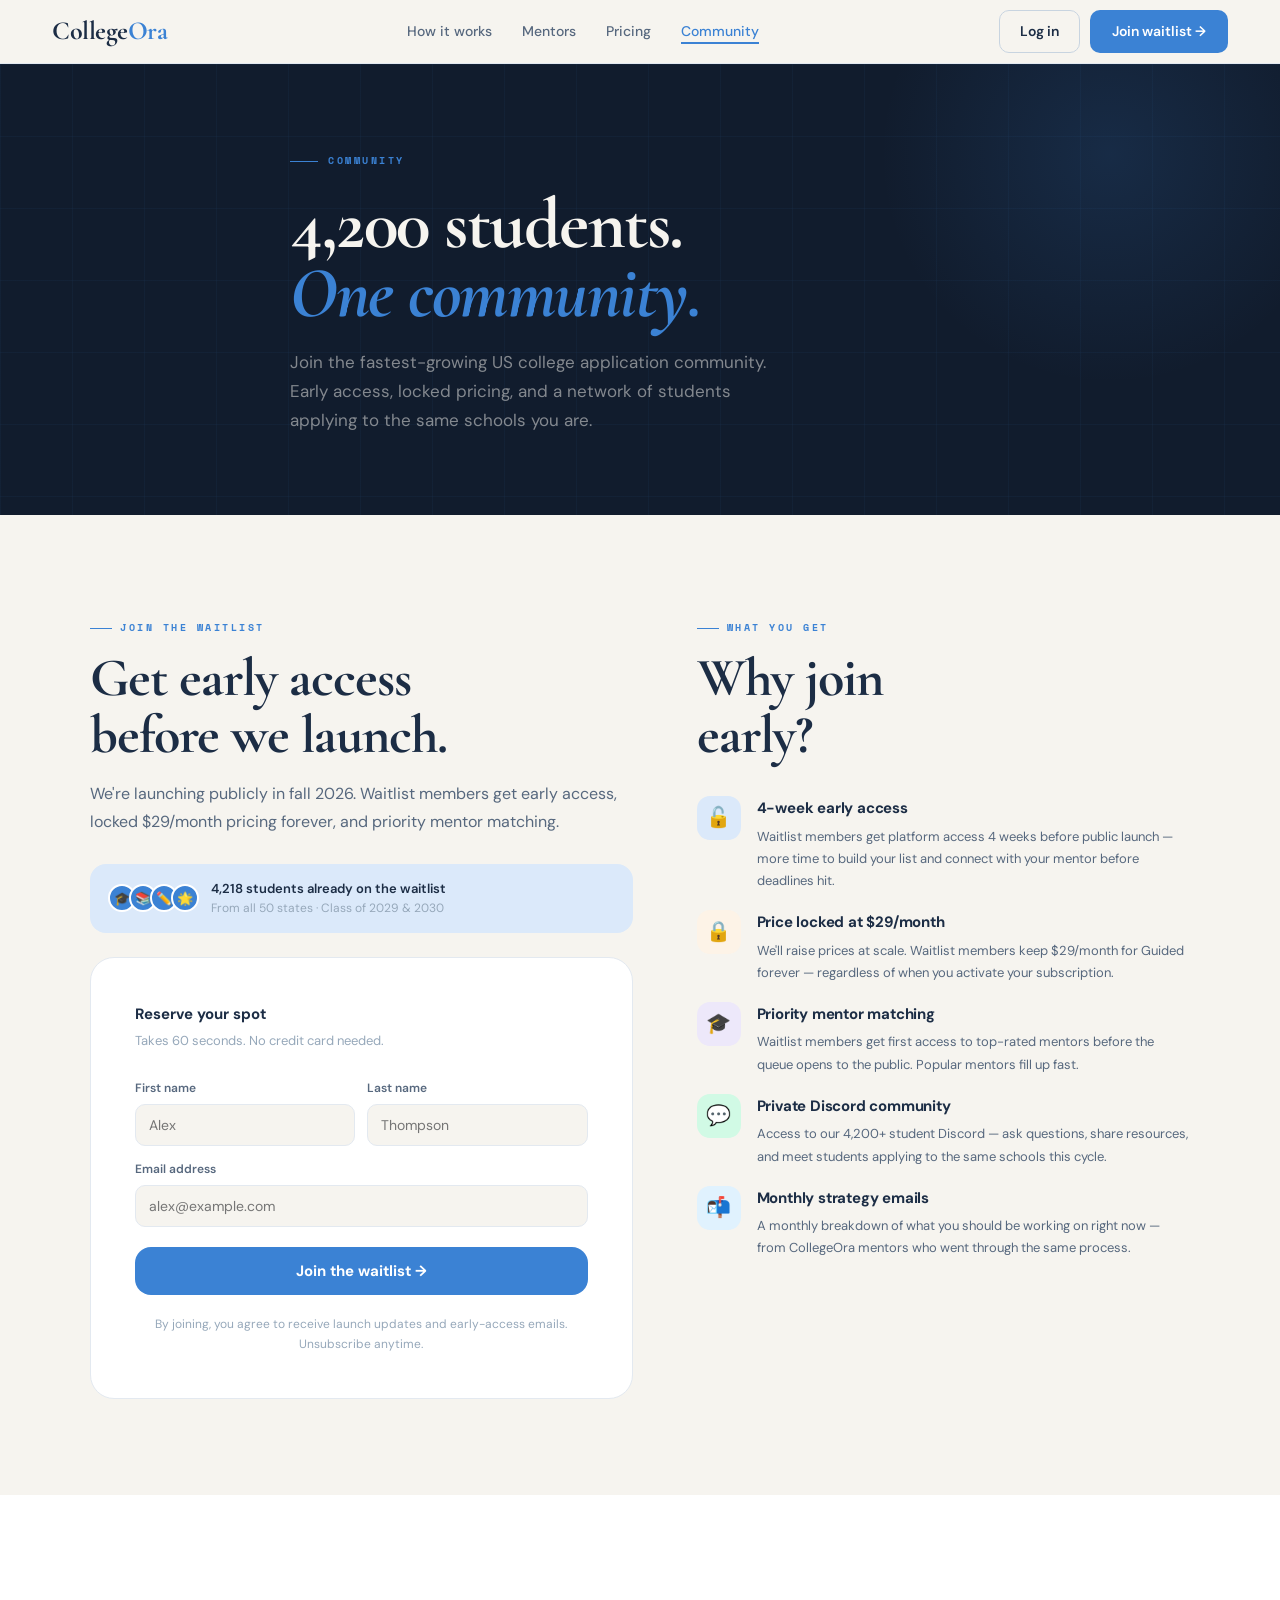
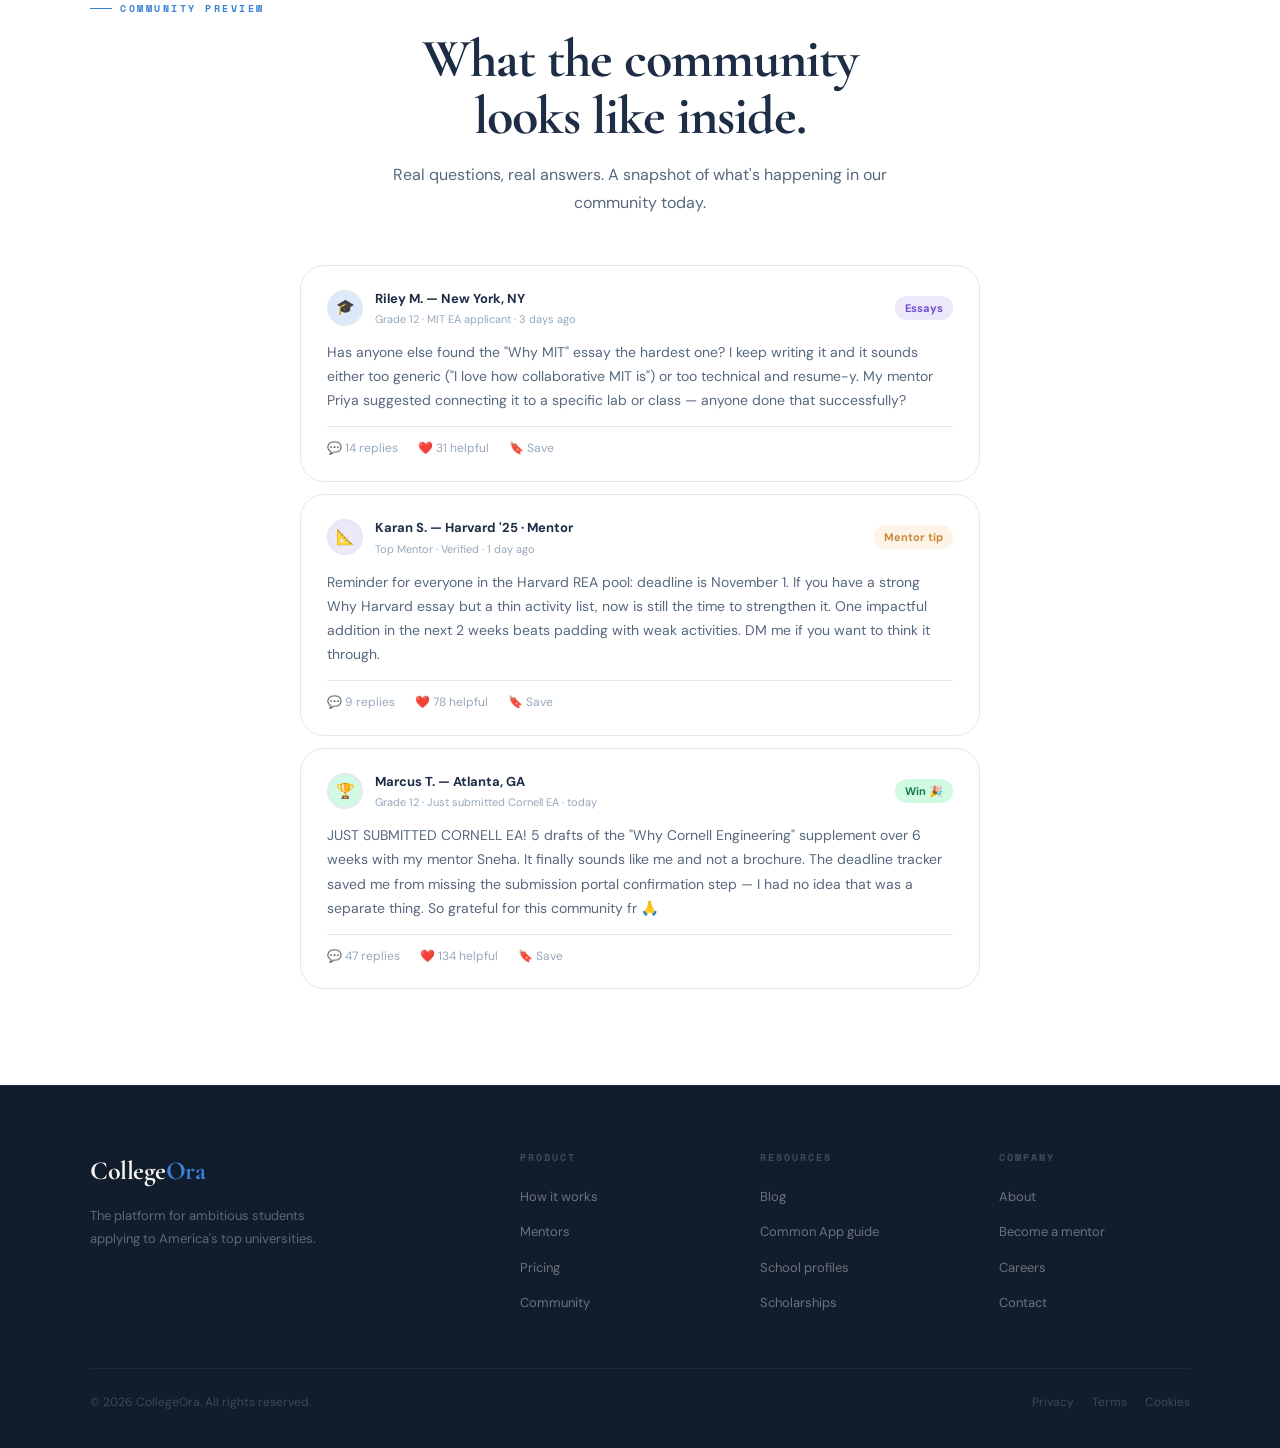
<file: community.html>
<!DOCTYPE html><html lang="en"><head><meta charset="UTF-8"><meta name="viewport" content="width=device-width,initial-scale=1.0"><title>Community — CollegeOra</title><link rel="stylesheet" href="shared.css"><style>
.wl-form{display:flex;flex-direction:column;gap:14px;margin-top:28px;}
.form-row{display:grid;grid-template-columns:1fr 1fr;gap:12px;}
.form-group{display:flex;flex-direction:column;gap:5px;}
.form-label{font-size:12px;font-weight:600;color:var(--text-2);}
.form-input{font-family:'DM Sans',sans-serif;font-size:14px;padding:11px 13px;border-radius:var(--r);border:1.5px solid var(--border);background:var(--cream);color:var(--text);outline:none;transition:border .15s;}
.form-input:focus{border-color:var(--cobalt);background:var(--white);}
.form-select{appearance:none;background-image:url("data:image/svg+xml,%3Csvg xmlns='http://www.w3.org/2000/svg' width='12' height='8' viewBox='0 0 12 8'%3E%3Cpath d='M1 1l5 5 5-5' stroke='%2396A8BA' stroke-width='1.5' fill='none'/%3E%3C/svg%3E");background-repeat:no-repeat;background-position:right 12px center;}
.btn-submit{font-family:'DM Sans',sans-serif;font-size:15px;font-weight:700;padding:14px 28px;border-radius:var(--r-lg);border:none;background:var(--cobalt);color:var(--white);cursor:pointer;transition:all .2s;display:flex;align-items:center;justify-content:center;gap:7px;margin-top:6px;}
.btn-submit:hover{background:#2d6cbf;transform:translateY(-2px);box-shadow:0 8px 24px rgba(59,130,212,.35);}
.btn-submit:disabled{opacity:.7;cursor:wait;transform:none;box-shadow:none;}
.waitlist-card{background:var(--white);border:1px solid var(--border);border-radius:var(--r-xl);padding:44px;}
.success-state{display:none;text-align:center;padding:44px 28px;}
.success-icon{font-size:48px;margin-bottom:16px;}
.success-state h3{font-family:'Cormorant Garamond',serif;font-size:30px;font-weight:700;color:var(--navy);margin-bottom:10px;}
.success-state p{font-size:14px;color:var(--text-2);line-height:1.75;}
.community-benefits{display:flex;flex-direction:column;gap:18px;}
.cb{display:flex;gap:16px;align-items:flex-start;}
.cb-ico{width:44px;height:44px;border-radius:13px;display:flex;align-items:center;justify-content:center;font-size:20px;flex-shrink:0;}
.cb h3{font-size:15px;font-weight:700;letter-spacing:-.2px;margin-bottom:5px;}
.cb p{font-size:13px;color:var(--text-2);line-height:1.7;}
.feed-preview{display:flex;flex-direction:column;gap:12px;max-width:680px;margin:0 auto;}
.feed-post{background:var(--white);border:1px solid var(--border);border-radius:var(--r-xl);padding:22px 26px;transition:all .2s;}
.feed-post:hover{box-shadow:0 6px 24px rgba(28,45,69,.07);}
.fp-head{display:flex;align-items:center;gap:12px;margin-bottom:12px;}
.fp-av{width:36px;height:36px;border-radius:50%;display:flex;align-items:center;justify-content:center;font-size:15px;border:2px solid var(--border);}
.fp-name{font-size:13px;font-weight:700;}.fp-meta{font-size:11px;color:var(--text-3);margin-top:1px;}
.fp-body{font-size:14px;color:var(--text-2);line-height:1.72;}
.fp-footer{display:flex;gap:20px;margin-top:14px;padding-top:12px;border-top:1px solid var(--border);}
.fp-action{font-size:12px;color:var(--text-3);display:flex;align-items:center;gap:5px;cursor:pointer;transition:color .15s;}
.fp-action:hover{color:var(--cobalt);}
.wl-count{display:flex;align-items:center;gap:12px;margin-top:28px;padding:14px 18px;background:var(--cobalt-lt);border-radius:var(--r-lg);}
.wl-avatars{display:flex;}
.wl-av{width:28px;height:28px;border-radius:50%;border:2px solid var(--white);margin-left:-7px;font-size:13px;display:flex;align-items:center;justify-content:center;background:var(--cobalt);}
.wl-av:first-child{margin-left:0;}
.status-modal{position:fixed;inset:0;background:rgba(17,28,45,.58);display:flex;align-items:center;justify-content:center;padding:20px;z-index:1000;opacity:0;pointer-events:none;transition:opacity .2s ease;}
.status-modal.open{opacity:1;pointer-events:auto;}
.status-card{width:min(100%,420px);background:var(--white);border-radius:24px;padding:32px 26px;box-shadow:0 28px 80px rgba(17,28,45,.26);text-align:center;position:relative;}
.status-close{position:absolute;top:14px;right:14px;width:32px;height:32px;border:none;border-radius:50%;background:var(--cream);color:var(--navy);font-size:18px;cursor:pointer;}
.status-icon{width:64px;height:64px;border-radius:50%;display:flex;align-items:center;justify-content:center;font-size:30px;margin:0 auto 18px;}
.status-icon.success{background:var(--green-lt);color:var(--green);}
.status-icon.error{background:var(--red-lt);color:var(--red);}
.status-title{font-family:'Cormorant Garamond',serif;font-size:34px;font-weight:700;color:var(--navy);line-height:1.05;margin-bottom:10px;}
.status-copy{font-size:14px;color:var(--text-2);line-height:1.75;}
body.modal-open{overflow:hidden;}
@media(max-width:768px){
  #join .wrap > div{grid-template-columns:1fr !important;gap:36px !important;}
  .form-row{grid-template-columns:1fr;}
  .fp-head,.fp-footer,.wl-count{flex-wrap:wrap;}
}
@media(max-width:480px){
  .waitlist-card{padding:28px 18px;}
  .feed-post{padding:18px;}
  .cb{gap:12px;}
}
</style></head><body>
<nav><a class="nav-logo" href="index.html">College<span class="dot">Ora</span></a><ul class="nav-links"><li><a href="how-it-works.html">How it works</a></li><li><a href="mentors.html">Mentors</a></li><li><a href="pricing.html">Pricing</a></li><li><a href="community.html" class="active">Community</a></li></ul><div class="nav-actions"><a class="btn-ghost" href="login.html">Log in</a><a class="btn-primary" href="#join">Join waitlist →</a></div></nav>
<div class="page-hero"><div class="bg-grid"></div><div class="orb"></div><div class="page-hero-content wrap"><div class="page-eyebrow fade-up d1">Community</div><h1 class="fade-up d2">4,200 students.<br><em>One community.</em></h1><p class="fade-up d3">Join the fastest-growing US college application community. Early access, locked pricing, and a network of students applying to the same schools you are.</p></div></div>
<section id="join" style="background:var(--cream)"><div class="wrap"><div style="display:grid;grid-template-columns:1.1fr 1fr;gap:64px;align-items:flex-start">
<div>
  <div class="eyebrow">Join the Waitlist</div>
  <h2 class="section-title">Get early access<br>before we launch.</h2>
  <p class="section-desc" style="margin-bottom:0">We're launching publicly in fall 2026. Waitlist members get early access, locked $29/month pricing forever, and priority mentor matching.</p>
  <div class="wl-count"><div class="wl-avatars"><div class="wl-av">🎓</div><div class="wl-av">📚</div><div class="wl-av">✏️</div><div class="wl-av">🌟</div></div><div><div style="font-size:13px;font-weight:600;color:var(--navy)">4,218 students already on the waitlist</div><div style="font-size:12px;color:var(--text-3)">From all 50 states · Class of 2029 &amp; 2030</div></div></div>
  <div class="waitlist-card" style="margin-top:24px" id="form-card">
    <div style="font-size:15px;font-weight:700;color:var(--navy);margin-bottom:3px">Reserve your spot</div>
    <div style="font-size:13px;color:var(--text-3)">Takes 60 seconds. No credit card needed.</div>
    <form class="wl-form" id="waitlist-form">
      <div class="form-row"><div class="form-group"><label class="form-label" for="mce-FNAME">First name</label><input class="form-input" type="text" name="FNAME" id="mce-FNAME" placeholder="Alex"></div><div class="form-group"><label class="form-label" for="mce-LNAME">Last name</label><input class="form-input" type="text" name="LNAME" id="mce-LNAME" placeholder="Thompson"></div></div>
      <div class="form-group"><label class="form-label" for="mce-EMAIL">Email address</label><input class="form-input" type="email" name="EMAIL" id="mce-EMAIL" placeholder="alex@example.com" required></div>
      <button class="btn-submit" type="submit" id="waitlist-submit">Join the waitlist →</button>
      <p style="font-size:12px;color:var(--text-3);text-align:center;margin-top:6px">By joining, you agree to receive launch updates and early-access emails. Unsubscribe anytime.</p>
    </form>
  </div>
</div>
<div>
  <div class="eyebrow">What you get</div>
  <h2 class="section-title" style="margin-bottom:32px">Why join<br>early?</h2>
  <div class="community-benefits">
    <div class="cb"><div class="cb-ico" style="background:var(--cobalt-lt)">🔓</div><div><h3>4-week early access</h3><p>Waitlist members get platform access 4 weeks before public launch — more time to build your list and connect with your mentor before deadlines hit.</p></div></div>
    <div class="cb"><div class="cb-ico" style="background:var(--gold-lt)">🔒</div><div><h3>Price locked at $29/month</h3><p>We'll raise prices at scale. Waitlist members keep $29/month for Guided forever — regardless of when you activate your subscription.</p></div></div>
    <div class="cb"><div class="cb-ico" style="background:var(--purple-lt)">🎓</div><div><h3>Priority mentor matching</h3><p>Waitlist members get first access to top-rated mentors before the queue opens to the public. Popular mentors fill up fast.</p></div></div>
    <div class="cb"><div class="cb-ico" style="background:var(--green-lt)">💬</div><div><h3>Private Discord community</h3><p>Access to our 4,200+ student Discord — ask questions, share resources, and meet students applying to the same schools this cycle.</p></div></div>
    <div class="cb"><div class="cb-ico" style="background:var(--teal-lt)">📬</div><div><h3>Monthly strategy emails</h3><p>A monthly breakdown of what you should be working on right now — from CollegeOra mentors who went through the same process.</p></div></div>
  </div>
</div>
</div></div></section>
<section style="background:var(--white)"><div class="wrap">
<div class="eyebrow">Community Preview</div>
<h2 class="section-title" style="text-align:center">What the community<br>looks like inside.</h2>
<p class="section-desc" style="margin:0 auto 48px;text-align:center">Real questions, real answers. A snapshot of what's happening in our community today.</p>
<div class="feed-preview">
  <div class="feed-post"><div class="fp-head"><div class="fp-av" style="background:#DBE9FA">🎓</div><div><div class="fp-name">Riley M. — New York, NY</div><div class="fp-meta">Grade 12 · MIT EA applicant · 3 days ago</div></div><span class="badge badge-pu" style="margin-left:auto">Essays</span></div><div class="fp-body">Has anyone else found the "Why MIT" essay the hardest one? I keep writing it and it sounds either too generic ("I love how collaborative MIT is") or too technical and resume-y. My mentor Priya suggested connecting it to a specific lab or class — anyone done that successfully?</div><div class="fp-footer"><div class="fp-action">💬 14 replies</div><div class="fp-action">❤️ 31 helpful</div><div class="fp-action">🔖 Save</div></div></div>
  <div class="feed-post"><div class="fp-head"><div class="fp-av" style="background:#EDE8FA">📐</div><div><div class="fp-name">Karan S. — Harvard '25 · Mentor</div><div class="fp-meta">Top Mentor · Verified · 1 day ago</div></div><span class="badge badge-go" style="margin-left:auto">Mentor tip</span></div><div class="fp-body">Reminder for everyone in the Harvard REA pool: deadline is November 1. If you have a strong Why Harvard essay but a thin activity list, now is still the time to strengthen it. One impactful addition in the next 2 weeks beats padding with weak activities. DM me if you want to think it through.</div><div class="fp-footer"><div class="fp-action">💬 9 replies</div><div class="fp-action">❤️ 78 helpful</div><div class="fp-action">🔖 Save</div></div></div>
  <div class="feed-post"><div class="fp-head"><div class="fp-av" style="background:#D1FAE5">🏆</div><div><div class="fp-name">Marcus T. — Atlanta, GA</div><div class="fp-meta">Grade 12 · Just submitted Cornell EA · today</div></div><span class="badge badge-gr" style="margin-left:auto">Win 🎉</span></div><div class="fp-body">JUST SUBMITTED CORNELL EA! 5 drafts of the "Why Cornell Engineering" supplement over 6 weeks with my mentor Sneha. It finally sounds like me and not a brochure. The deadline tracker saved me from missing the submission portal confirmation step — I had no idea that was a separate thing. So grateful for this community fr 🙏</div><div class="fp-footer"><div class="fp-action">💬 47 replies</div><div class="fp-action">❤️ 134 helpful</div><div class="fp-action">🔖 Save</div></div></div>
</div>
</div></section>
<div class="status-modal" id="status-modal" aria-hidden="true">
  <div class="status-card" role="dialog" aria-modal="true" aria-labelledby="status-title">
    <button class="status-close" type="button" id="status-close" aria-label="Close">×</button>
    <div class="status-icon success" id="status-icon">✓</div>
    <div class="status-title" id="status-title">You're subscribed</div>
    <p class="status-copy" id="status-copy">You have successfully subscribed. We'll keep you posted on launch updates and early access.</p>
  </div>
</div>
<footer><div class="wrap"><div class="footer-top"><div class="footer-brand"><div class="footer-logo">College<span>Ora</span></div><p>The platform for ambitious students applying to America's top universities.</p></div><div class="footer-col"><h4>Product</h4><ul><li><a href="how-it-works.html">How it works</a></li><li><a href="mentors.html">Mentors</a></li><li><a href="pricing.html">Pricing</a></li><li><a href="community.html">Community</a></li></ul></div><div class="footer-col"><h4>Resources</h4><ul><li><a href="#">Blog</a></li><li><a href="#">Common App guide</a></li><li><a href="#">School profiles</a></li><li><a href="#">Scholarships</a></li></ul></div><div class="footer-col"><h4>Company</h4><ul><li><a href="#">About</a></li><li><a href="#">Become a mentor</a></li><li><a href="#">Careers</a></li><li><a href="#">Contact</a></li></ul></div></div><div class="footer-bottom"><div class="footer-copy">© 2026 CollegeOra. All rights reserved.</div><div class="footer-legal"><a href="#">Privacy</a><a href="#">Terms</a><a href="#">Cookies</a></div></div></div></footer>
<script>
const waitlistForm = document.getElementById('waitlist-form');
const waitlistSubmit = document.getElementById('waitlist-submit');
const statusModal = document.getElementById('status-modal');
const statusIcon = document.getElementById('status-icon');
const statusTitle = document.getElementById('status-title');
const statusCopy = document.getElementById('status-copy');
const statusClose = document.getElementById('status-close');

function setModalState(kind, title, message) {
  statusIcon.className = 'status-icon ' + kind;
  statusIcon.textContent = kind === 'success' ? '✓' : '!';
  statusTitle.textContent = title;
  statusCopy.textContent = message;
  statusModal.classList.add('open');
  statusModal.setAttribute('aria-hidden', 'false');
  document.body.classList.add('modal-open');
}

function closeModal() {
  statusModal.classList.remove('open');
  statusModal.setAttribute('aria-hidden', 'true');
  document.body.classList.remove('modal-open');
}

statusClose.addEventListener('click', closeModal);
statusModal.addEventListener('click', event => {
  if (event.target === statusModal) closeModal();
});

waitlistForm.addEventListener('submit', async event => {
  event.preventDefault();

  const formData = new FormData(waitlistForm);
  const payload = {
    email: formData.get('EMAIL'),
    firstName: formData.get('FNAME'),
    lastName: formData.get('LNAME')
  };

  waitlistSubmit.disabled = true;
  waitlistSubmit.textContent = 'Submitting...';

  try {
    const response = await fetch('/api/subscribe', {
      method: 'POST',
      headers: { 'content-type': 'application/json' },
      body: JSON.stringify(payload)
    });

    const raw = await response.text();
    let data = {};
    if (raw) {
      try {
        data = JSON.parse(raw);
      } catch (error) {
        data = { error: raw };
      }
    }

    if (!response.ok) {
      throw new Error(data.error || 'Subscription failed. Please try again.');
    }

    waitlistForm.reset();
    setModalState('success', 'You are subscribed', data.message || 'You have successfully subscribed.');
  } catch (error) {
    setModalState('error', 'Subscription failed', error.message || 'Something went wrong. Please try again.');
  } finally {
    waitlistSubmit.disabled = false;
    waitlistSubmit.textContent = 'Join the waitlist →';
  }
});
</script>
</body></html>
</file>
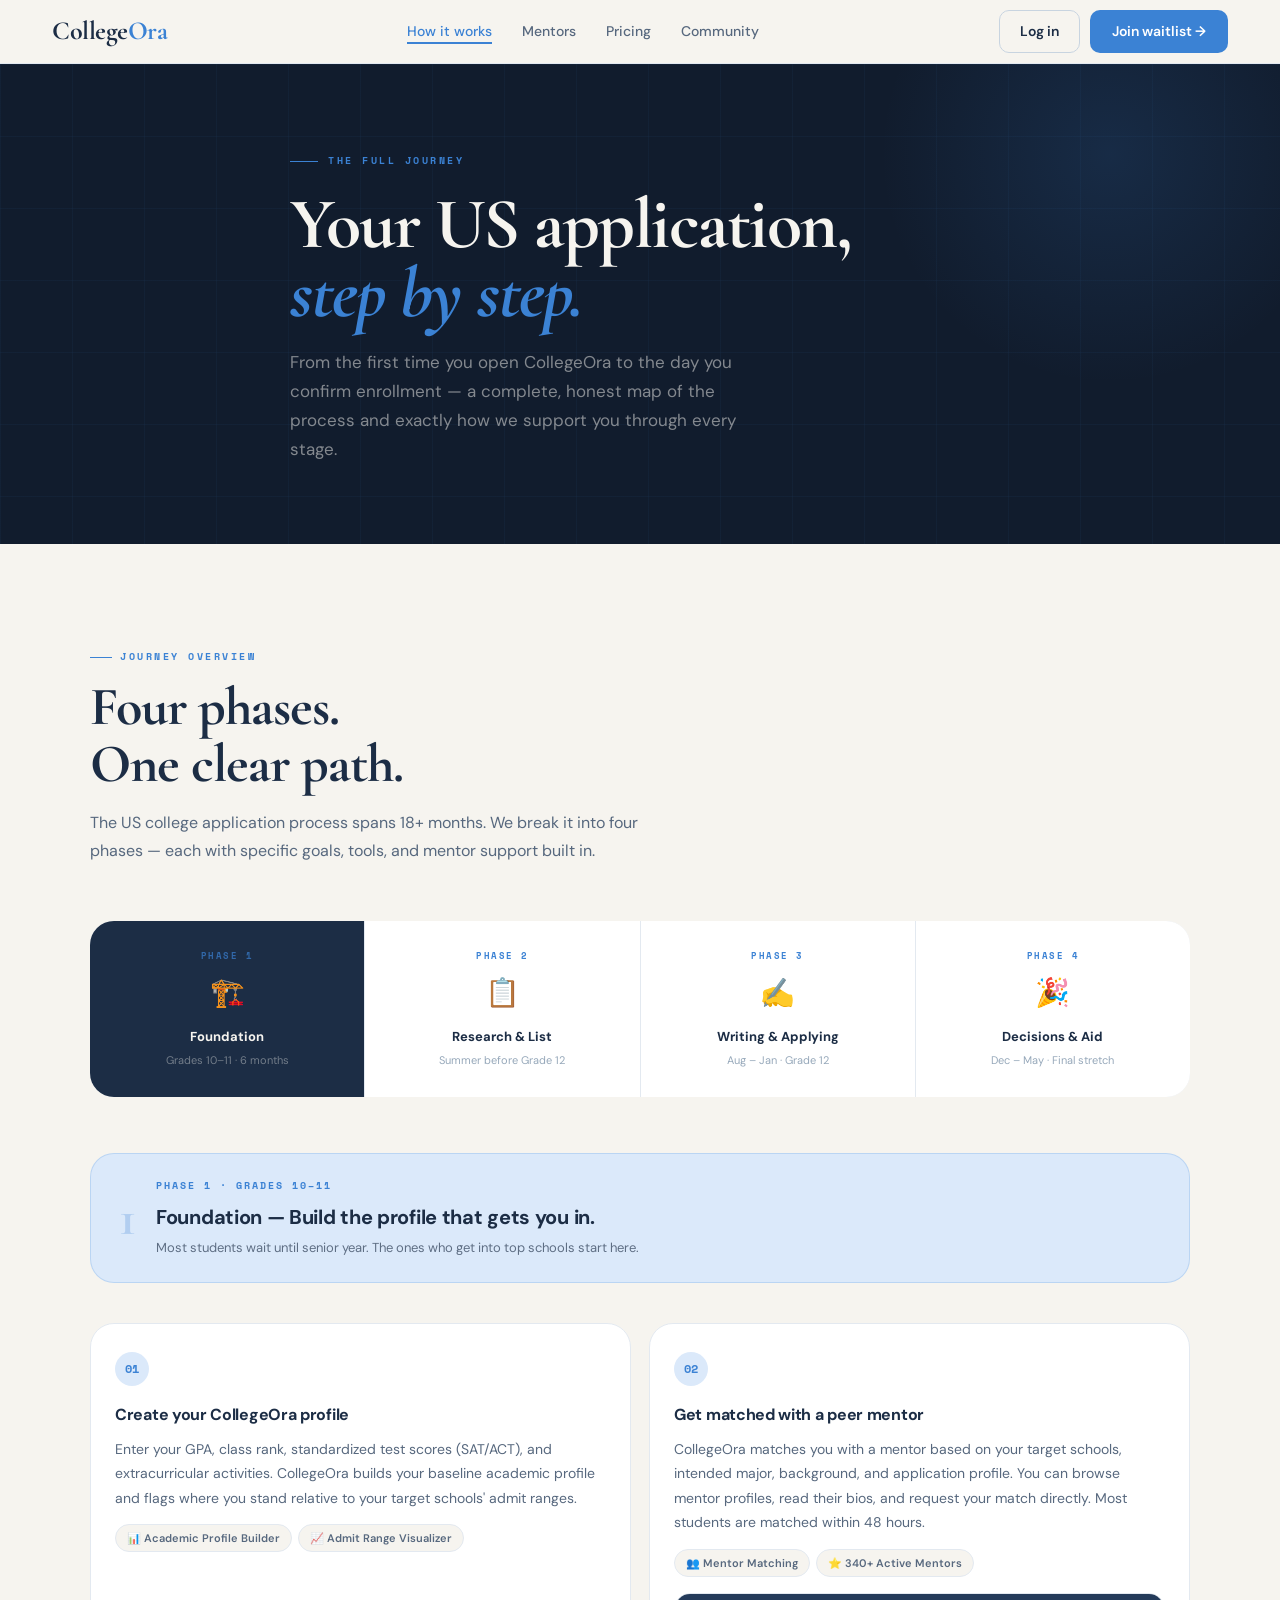
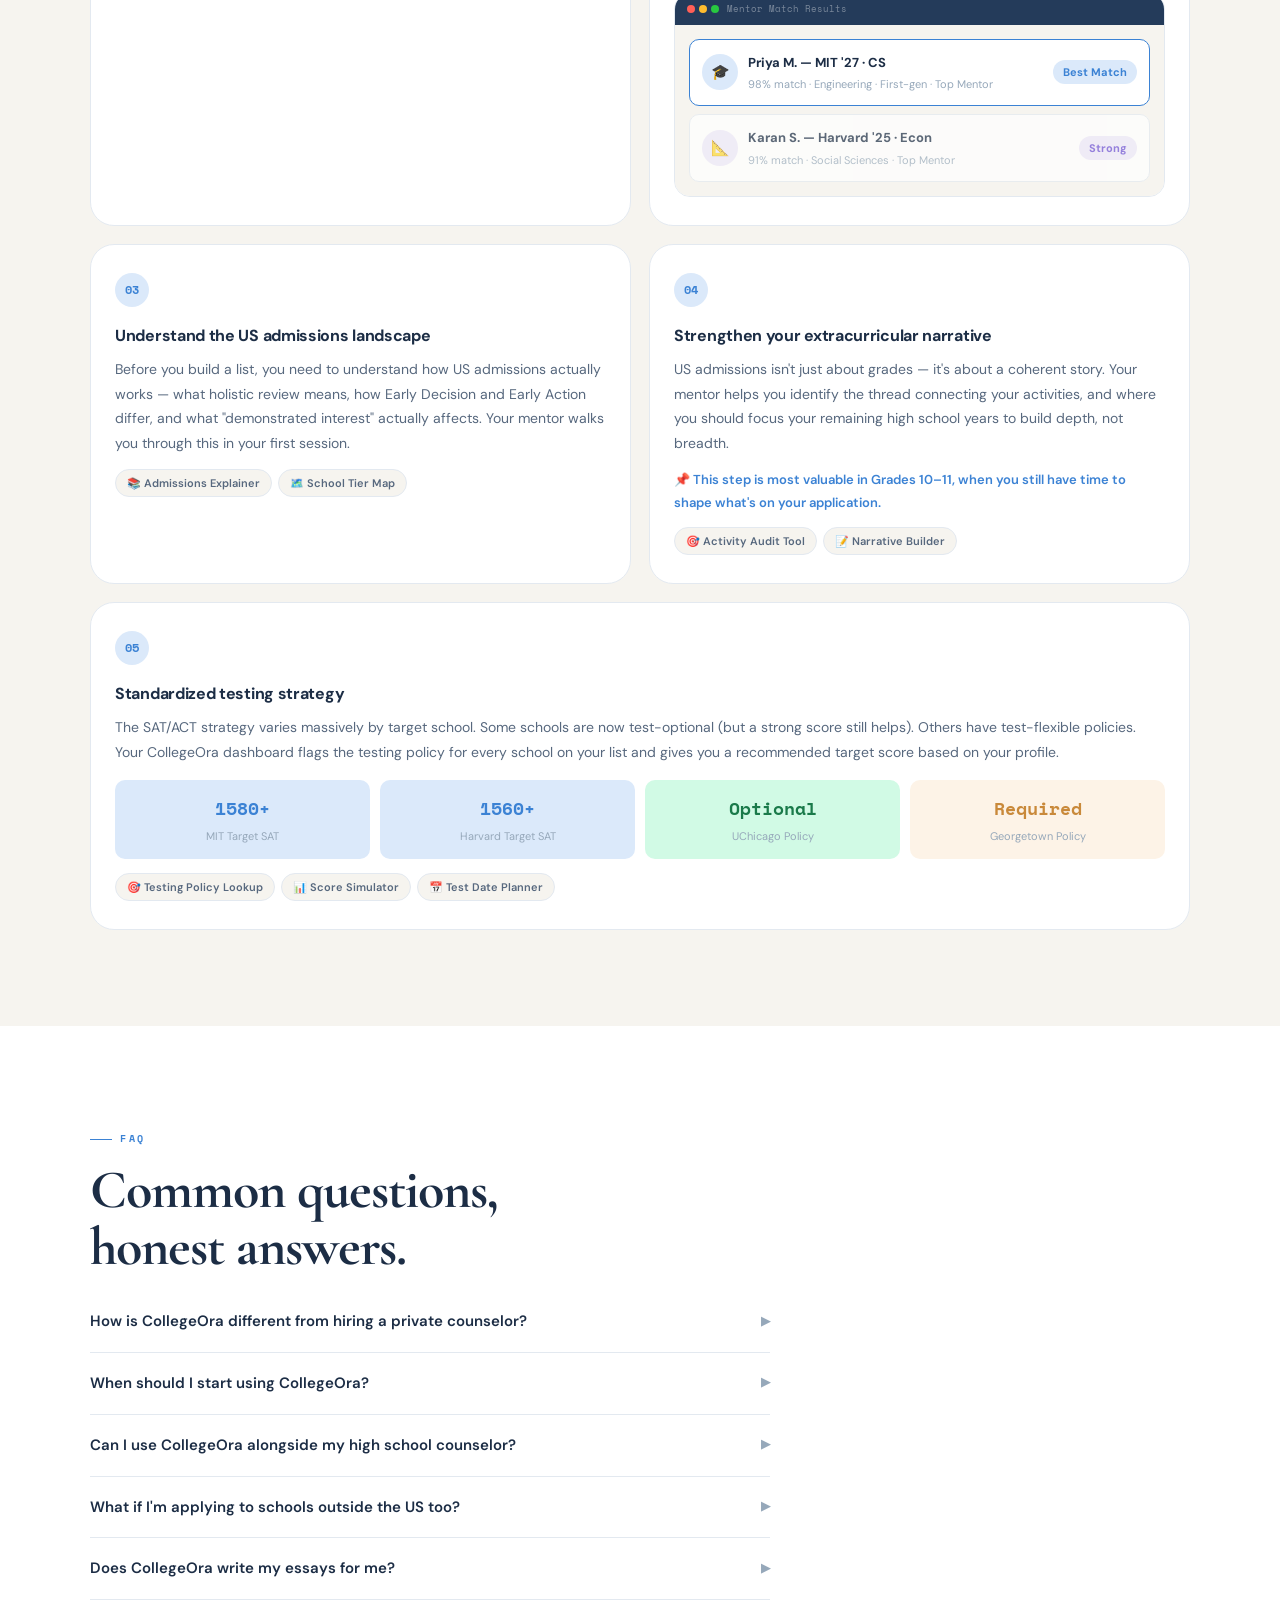
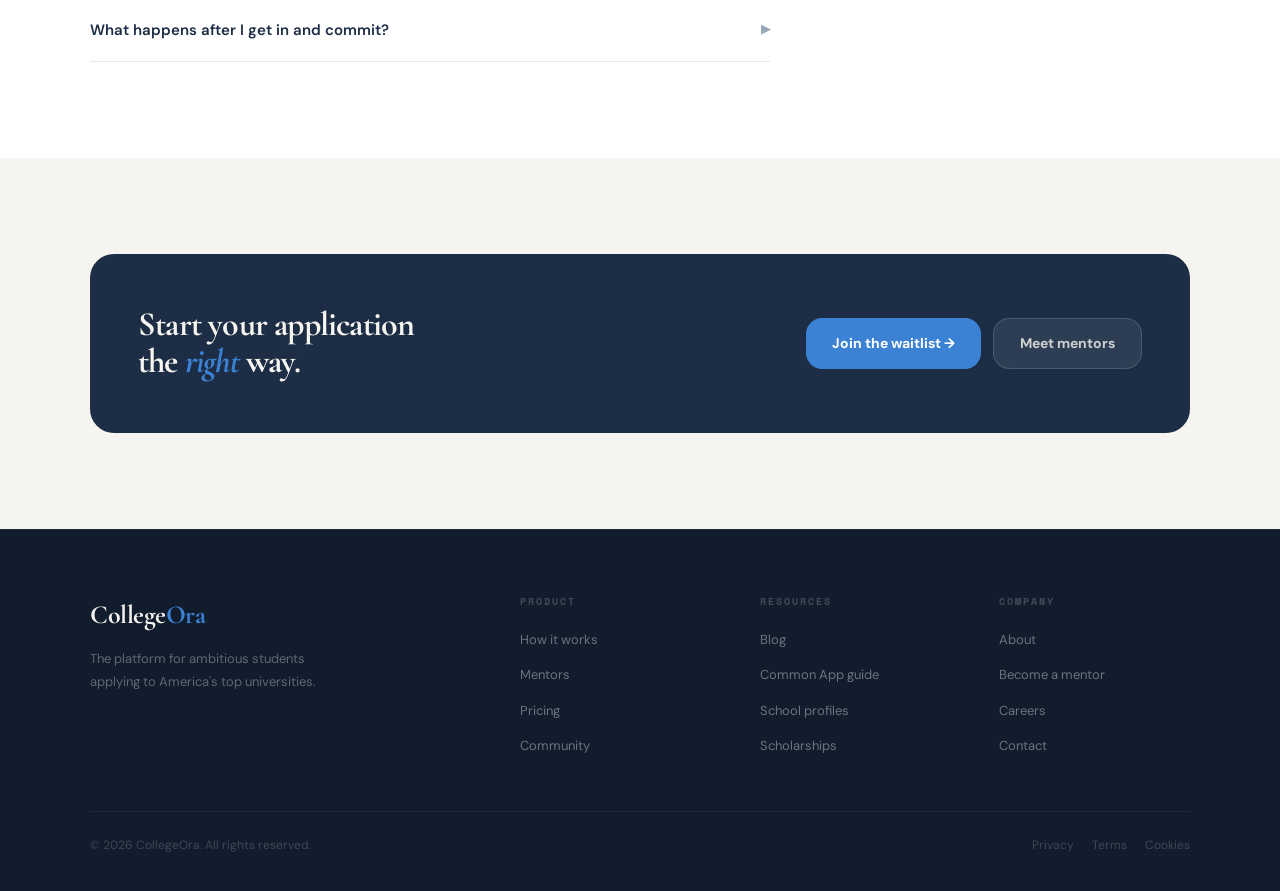
<file: how-it-works.html>
<!DOCTYPE html>
<html lang="en">
<head>
<meta charset="UTF-8"><meta name="viewport" content="width=device-width,initial-scale=1.0">
<title>How It Works — CollegeOra</title>
<link rel="stylesheet" href="shared.css">
<style>
/* ── PHASE TABS ── */
.phase-nav{display:flex;gap:3px;background:rgba(28,45,69,.08);border-radius:var(--r-xl);padding:4px;margin-bottom:52px;flex-wrap:wrap;}
.phase-tab{flex:1;min-width:120px;font-family:'Space Mono',monospace;font-size:10px;font-weight:700;letter-spacing:1px;text-transform:uppercase;padding:10px 14px;border-radius:14px;border:none;background:transparent;color:var(--text-3);cursor:pointer;transition:all .2s;text-align:center;}
.phase-tab.active{background:var(--white);color:var(--navy);box-shadow:0 2px 10px rgba(28,45,69,.1);}
.phase-tab:hover:not(.active){color:var(--cobalt);}

.phase-content{display:none;animation:fadeUp .35s ease forwards;}
.phase-content.active{display:block;}

/* ── JOURNEY HEADER ── */
.journey-phase-banner{display:flex;align-items:center;gap:20px;padding:24px 28px;border-radius:var(--r-xl);margin-bottom:40px;}
.jpb-num{font-family:'Cormorant Garamond',serif;font-size:52px;font-weight:700;line-height:1;opacity:.25;}
.jpb-label{font-family:'Space Mono',monospace;font-size:10px;font-weight:700;letter-spacing:2px;text-transform:uppercase;margin-bottom:6px;}
.jpb-title{font-size:20px;font-weight:700;letter-spacing:-.3px;}
.jpb-sub{font-size:13px;opacity:.65;margin-top:3px;}
.phase-co{background:var(--cobalt-lt);border:1px solid rgba(59,130,212,.2);}
.phase-co .jpb-num{color:var(--cobalt);}
.phase-co .jpb-label{color:var(--cobalt);}
.phase-go{background:var(--gold-lt);border:1px solid rgba(201,137,58,.2);}
.phase-go .jpb-num{color:var(--gold);}
.phase-go .jpb-label{color:var(--gold);}
.phase-pu{background:var(--purple-lt);border:1px solid rgba(108,79,212,.2);}
.phase-pu .jpb-num{color:var(--purple);}
.phase-pu .jpb-label{color:var(--purple);}
.phase-gr{background:var(--green-lt);border:1px solid rgba(26,122,74,.2);}
.phase-gr .jpb-num{color:var(--green);}
.phase-gr .jpb-label{color:var(--green);}

/* ── STEP CARDS ── */
.steps-grid{display:grid;grid-template-columns:1fr 1fr;gap:18px;}
.step-card{background:var(--white);border:1px solid var(--border);border-radius:var(--r-xl);padding:28px 24px;position:relative;transition:all .2s;}
.step-card:hover{transform:translateY(-3px);box-shadow:0 10px 32px rgba(28,45,69,.09);}
.step-card.full{grid-column:span 2;}
.step-num-badge{display:inline-flex;align-items:center;justify-content:center;width:34px;height:34px;border-radius:50%;font-family:'Space Mono',monospace;font-size:12px;font-weight:700;margin-bottom:16px;}
.snb-co{background:var(--cobalt-lt);color:var(--cobalt);}
.snb-go{background:var(--gold-lt);color:var(--gold);}
.snb-pu{background:var(--purple-lt);color:var(--purple);}
.snb-gr{background:var(--green-lt);color:var(--green);}
.step-card h3{font-size:16px;font-weight:700;letter-spacing:-.3px;margin-bottom:8px;color:var(--navy);}
.step-card p{font-size:14px;color:var(--text-2);line-height:1.75;margin-bottom:14px;}
.step-tools{display:flex;gap:6px;flex-wrap:wrap;margin-top:12px;}
.step-tool{font-size:11px;font-weight:600;padding:4px 11px;border-radius:20px;background:var(--cream);border:1px solid var(--border);color:var(--text-2);display:inline-flex;align-items:center;gap:5px;}

/* ── TIMELINE ── */
.timeline{position:relative;padding-left:52px;max-width:680px;}
.timeline::before{content:'';position:absolute;left:19px;top:8px;bottom:8px;width:2px;background:linear-gradient(180deg,var(--cobalt),rgba(59,130,212,.08));}
.tl-item{position:relative;margin-bottom:36px;}
.tl-item:last-child{margin-bottom:0;}
.tl-dot{position:absolute;left:-52px;width:38px;height:38px;border-radius:50%;border:2px solid currentColor;background:var(--white);display:flex;align-items:center;justify-content:center;font-size:16px;z-index:1;}
.tl-content{background:var(--white);border:1px solid var(--border);border-radius:var(--r-xl);padding:24px 22px;}
.tl-content h3{font-size:15px;font-weight:700;letter-spacing:-.2px;margin-bottom:6px;}
.tl-content p{font-size:13px;color:var(--text-2);line-height:1.7;}
.tl-tags{display:flex;gap:6px;margin-top:10px;flex-wrap:wrap;}

/* ── CHECKLIST ── */
.checklist{list-style:none;display:flex;flex-direction:column;gap:8px;}
.cl-item{display:flex;align-items:flex-start;gap:10px;padding:10px 14px;background:var(--cream);border-radius:10px;font-size:13px;color:var(--text-2);line-height:1.6;}
.cl-item .cl-icon{flex-shrink:0;width:20px;height:20px;border-radius:6px;display:flex;align-items:center;justify-content:center;font-size:11px;margin-top:1px;}
.cl-done .cl-icon{background:var(--green-lt);color:var(--green);}
.cl-pend .cl-icon{background:var(--cobalt-lt);color:var(--cobalt);}
.cl-warn .cl-icon{background:var(--amber-lt);color:var(--amber);}

/* ── FEATURE HIGHLIGHT (screenshot inside step) ── */
.step-screenshot{margin-top:16px;border-radius:var(--r-lg);overflow:hidden;border:1px solid var(--border);}
.step-ss-bar{background:var(--navy-mid);padding:8px 12px;display:flex;align-items:center;gap:8px;}
.step-ss-dots{display:flex;gap:4px;}
.step-ss-dot{width:8px;height:8px;border-radius:50%;}
.step-ss-title{font-family:'Space Mono',monospace;font-size:9px;color:rgba(255,255,255,.4);}

/* ── WHAT HAPPENS TIMELINE ── */
.timeline-track{position:relative;}
.timeline-track::before{content:'';position:absolute;left:28px;top:0;bottom:0;width:2px;background:linear-gradient(180deg,var(--cobalt),rgba(59,130,212,.1));}
.tt-row{display:flex;gap:24px;margin-bottom:28px;position:relative;}
.tt-icon{width:58px;height:58px;border-radius:50%;display:flex;align-items:center;justify-content:center;font-size:24px;flex-shrink:0;position:relative;z-index:1;border:3px solid var(--white);}
.tt-body{flex:1;padding-top:6px;}
.tt-month{font-family:'Space Mono',monospace;font-size:9px;font-weight:700;letter-spacing:2px;text-transform:uppercase;color:var(--text-3);margin-bottom:4px;}
.tt-title{font-size:15px;font-weight:700;color:var(--navy);margin-bottom:5px;}
.tt-desc{font-size:13px;color:var(--text-2);line-height:1.7;}
.tt-tasks{margin-top:8px;display:flex;gap:6px;flex-wrap:wrap;}
.tt-task{font-size:11px;font-weight:600;padding:3px 10px;border-radius:20px;}

/* ── DECISION GUIDE ── */
.dg-grid{display:grid;grid-template-columns:1fr 1fr 1fr;gap:14px;}
.dg-card{border-radius:var(--r-xl);padding:24px 20px;border:1px solid var(--border);}
.dg-type{font-family:'Space Mono',monospace;font-size:10px;font-weight:700;letter-spacing:1.5px;text-transform:uppercase;margin-bottom:8px;}
.dg-name{font-size:16px;font-weight:700;color:var(--navy);margin-bottom:6px;}
.dg-desc{font-size:13px;color:var(--text-2);line-height:1.65;margin-bottom:12px;}
.dg-rule{font-size:12px;font-weight:600;padding:4px 10px;border-radius:8px;display:inline-block;}
.dg-card-ed{background:var(--red-lt);}
.dg-card-ea{background:var(--amber-lt);}
.dg-card-rd{background:var(--green-lt);}

/* FAQ */
.faq-list{max-width:680px;}
.faq-item{border-bottom:1px solid var(--border);}
.faq-q{font-size:15px;font-weight:600;padding:18px 0;cursor:pointer;display:flex;justify-content:space-between;align-items:center;color:var(--navy);transition:color .15s;}
.faq-q:hover{color:var(--cobalt);}
.faq-arrow{font-size:12px;color:var(--text-3);transition:transform .2s;flex-shrink:0;margin-left:12px;}
.faq-item.open .faq-arrow{transform:rotate(90deg);}
.faq-a{font-size:14px;color:var(--text-2);line-height:1.75;max-height:0;overflow:hidden;transition:max-height .3s ease,padding .3s;}
.faq-item.open .faq-a{max-height:300px;padding-bottom:18px;}

/* CTA BAND */
.cta-band{background:var(--navy);border-radius:var(--r-xl);padding:52px 48px;display:flex;align-items:center;justify-content:space-between;gap:32px;}
.cta-band h2{font-family:'Cormorant Garamond',serif;font-size:34px;font-weight:700;letter-spacing:-.8px;color:var(--cream);max-width:440px;line-height:1.1;}
.cta-band h2 em{font-style:italic;color:var(--cobalt);}
.cta-btns{display:flex;gap:12px;flex-shrink:0;}
.btn-cta{font-size:14px;font-weight:700;padding:13px 26px;border-radius:var(--r-lg);text-decoration:none;display:inline-flex;align-items:center;gap:6px;transition:all .2s;border:none;cursor:pointer;}
.btn-cta-p{background:var(--cobalt);color:var(--white);}
.btn-cta-p:hover{background:#2d6cbf;box-shadow:0 4px 18px rgba(59,130,212,.35);}
.btn-cta-g{background:rgba(255,255,255,.08);color:rgba(246,244,239,.8);border:1.5px solid rgba(255,255,255,.15);}
.btn-cta-g:hover{background:rgba(255,255,255,.14);}

/* OVERVIEW STRIP */
.overview-strip{display:grid;grid-template-columns:repeat(4,1fr);gap:1px;background:var(--border);border-radius:var(--r-xl);overflow:hidden;margin-bottom:56px;}
.ov-cell{background:var(--white);padding:28px 24px;text-align:center;cursor:pointer;transition:background .15s;}
.ov-cell:hover{background:var(--cobalt-lt);}
.ov-cell.active{background:var(--navy);}
.ov-icon{font-size:28px;margin-bottom:10px;}
.ov-title{font-size:13px;font-weight:700;color:var(--navy);margin-bottom:4px;}
.ov-cell.active .ov-title{color:var(--cream);}
.ov-sub{font-size:11px;color:var(--text-3);}
.ov-cell.active .ov-sub{color:rgba(246,244,239,.4);}
.ov-phase{font-family:'Space Mono',monospace;font-size:9px;font-weight:700;letter-spacing:1.5px;text-transform:uppercase;color:var(--cobalt);margin-bottom:6px;}
.ov-cell.active .ov-phase{color:rgba(59,130,212,.7);}
@media(max-width:768px){
  .journey-phase-banner,.cta-band{flex-direction:column;align-items:flex-start;}
  .steps-grid,.dg-grid,.overview-strip{grid-template-columns:1fr;}
  .step-card.full{grid-column:auto;}
  .phase-tab{flex:1 1 calc(50% - 6px);}
}
@media(max-width:480px){
  .timeline{padding-left:34px;}
  .timeline::before{left:12px;}
  .tl-dot{left:-34px;width:28px;height:28px;font-size:12px;}
  .tt-row{gap:14px;}
  .tt-icon{width:46px;height:46px;font-size:20px;}
  .journey-phase-banner,.cta-band,.step-card{padding:22px 18px;}
  .cta-btns{width:100%;flex-direction:column;}
  .btn-cta{width:100%;justify-content:center;}
  .phase-tab{min-width:0;flex-basis:100%;}
}
</style>
</head>
<body>

<nav>
  <a class="nav-logo" href="index.html">College<span class="dot">Ora</span></a>
  <ul class="nav-links">
    <li><a href="how-it-works.html" class="active">How it works</a></li>
    <li><a href="mentors.html">Mentors</a></li>
    <li><a href="pricing.html">Pricing</a></li>
    <li><a href="community.html">Community</a></li>
  </ul>
  <div class="nav-actions">
    <a class="btn-ghost" href="login.html">Log in</a>
    <a class="btn-primary" href="community.html">Join waitlist →</a>
  </div>
</nav>

<div class="page-hero">
  <div class="bg-grid"></div><div class="orb"></div>
  <div class="page-hero-content wrap">
    <div class="page-eyebrow fade-up d1">The Full Journey</div>
    <h1 class="fade-up d2">Your US application,<br><em>step by step.</em></h1>
    <p class="fade-up d3">From the first time you open CollegeOra to the day you confirm enrollment — a complete, honest map of the process and exactly how we support you through every stage.</p>
  </div>
</div>

<!-- PHASE OVERVIEW -->
<section style="background:var(--cream)">
  <div class="wrap">
    <div class="eyebrow">Journey Overview</div>
    <h2 class="section-title">Four phases.<br>One clear path.</h2>
    <p class="section-desc">The US college application process spans 18+ months. We break it into four phases — each with specific goals, tools, and mentor support built in.</p>

    <!-- PHASE OVERVIEW CELLS -->
    <div class="overview-strip">
      <div class="ov-cell active" onclick="switchPhase(1,this)">
        <div class="ov-phase">Phase 1</div>
        <div class="ov-icon">🏗️</div>
        <div class="ov-title">Foundation</div>
        <div class="ov-sub">Grades 10–11 · 6 months</div>
      </div>
      <div class="ov-cell" onclick="switchPhase(2,this)">
        <div class="ov-phase">Phase 2</div>
        <div class="ov-icon">📋</div>
        <div class="ov-title">Research & List</div>
        <div class="ov-sub">Summer before Grade 12</div>
      </div>
      <div class="ov-cell" onclick="switchPhase(3,this)">
        <div class="ov-phase">Phase 3</div>
        <div class="ov-icon">✍️</div>
        <div class="ov-title">Writing & Applying</div>
        <div class="ov-sub">Aug – Jan · Grade 12</div>
      </div>
      <div class="ov-cell" onclick="switchPhase(4,this)">
        <div class="ov-phase">Phase 4</div>
        <div class="ov-icon">🎉</div>
        <div class="ov-title">Decisions & Aid</div>
        <div class="ov-sub">Dec – May · Final stretch</div>
      </div>
    </div>

    <!-- PHASE 1: FOUNDATION -->
    <div class="phase-content active" id="phase-1">
      <div class="journey-phase-banner phase-co">
        <div class="jpb-num">1</div>
        <div>
          <div class="jpb-label">Phase 1 · Grades 10–11</div>
          <div class="jpb-title">Foundation — Build the profile that gets you in.</div>
          <div class="jpb-sub">Most students wait until senior year. The ones who get into top schools start here.</div>
        </div>
      </div>

      <div class="steps-grid">
        <div class="step-card">
          <div class="step-num-badge snb-co">01</div>
          <h3>Create your CollegeOra profile</h3>
          <p>Enter your GPA, class rank, standardized test scores (SAT/ACT), and extracurricular activities. CollegeOra builds your baseline academic profile and flags where you stand relative to your target schools' admit ranges.</p>
          <div class="step-tools">
            <span class="step-tool">📊 Academic Profile Builder</span>
            <span class="step-tool">📈 Admit Range Visualizer</span>
          </div>
        </div>

        <div class="step-card">
          <div class="step-num-badge snb-co">02</div>
          <h3>Get matched with a peer mentor</h3>
          <p>CollegeOra matches you with a mentor based on your target schools, intended major, background, and application profile. You can browse mentor profiles, read their bios, and request your match directly. Most students are matched within 48 hours.</p>
          <div class="step-tools">
            <span class="step-tool">👥 Mentor Matching</span>
            <span class="step-tool">⭐ 340+ Active Mentors</span>
          </div>
          <div class="step-screenshot">
            <div class="step-ss-bar"><div class="step-ss-dots"><div class="step-ss-dot" style="background:#FF5F57"></div><div class="step-ss-dot" style="background:#FEBC2E"></div><div class="step-ss-dot" style="background:#28C840"></div></div><div class="step-ss-title">Mentor Match Results</div></div>
            <div style="padding:14px;background:var(--cream);display:flex;flex-direction:column;gap:8px;">
              <div style="background:var(--white);border:1.5px solid var(--cobalt);border-radius:10px;padding:12px;display:flex;gap:10px;align-items:center">
                <div style="width:36px;height:36px;border-radius:50%;background:#DBE9FA;display:flex;align-items:center;justify-content:center;font-size:15px;flex-shrink:0">🎓</div>
                <div style="flex:1"><div style="font-size:13px;font-weight:700">Priya M. — MIT '27 · CS</div><div style="font-size:11px;color:var(--text-3);margin-top:2px">98% match · Engineering · First-gen · Top Mentor</div></div>
                <span class="badge badge-co">Best Match</span>
              </div>
              <div style="background:var(--white);border:1px solid var(--border);border-radius:10px;padding:12px;display:flex;gap:10px;align-items:center;opacity:.7">
                <div style="width:36px;height:36px;border-radius:50%;background:#EDE8FA;display:flex;align-items:center;justify-content:center;font-size:15px;flex-shrink:0">📐</div>
                <div style="flex:1"><div style="font-size:13px;font-weight:700">Karan S. — Harvard '25 · Econ</div><div style="font-size:11px;color:var(--text-3);margin-top:2px">91% match · Social Sciences · Top Mentor</div></div>
                <span class="badge badge-pu">Strong</span>
              </div>
            </div>
          </div>
        </div>

        <div class="step-card">
          <div class="step-num-badge snb-co">03</div>
          <h3>Understand the US admissions landscape</h3>
          <p>Before you build a list, you need to understand how US admissions actually works — what holistic review means, how Early Decision and Early Action differ, and what "demonstrated interest" actually affects. Your mentor walks you through this in your first session.</p>
          <div class="step-tools">
            <span class="step-tool">📚 Admissions Explainer</span>
            <span class="step-tool">🗺️ School Tier Map</span>
          </div>
        </div>

        <div class="step-card">
          <div class="step-num-badge snb-co">04</div>
          <h3>Strengthen your extracurricular narrative</h3>
          <p>US admissions isn't just about grades — it's about a coherent story. Your mentor helps you identify the thread connecting your activities, and where you should focus your remaining high school years to build depth, not breadth.</p>
          <p style="font-size:13px;color:var(--cobalt);font-weight:600;margin-bottom:0">📌 This step is most valuable in Grades 10–11, when you still have time to shape what's on your application.</p>
          <div class="step-tools">
            <span class="step-tool">🎯 Activity Audit Tool</span>
            <span class="step-tool">📝 Narrative Builder</span>
          </div>
        </div>

        <div class="step-card full">
          <div class="step-num-badge snb-co">05</div>
          <h3>Standardized testing strategy</h3>
          <p>The SAT/ACT strategy varies massively by target school. Some schools are now test-optional (but a strong score still helps). Others have test-flexible policies. Your CollegeOra dashboard flags the testing policy for every school on your list and gives you a recommended target score based on your profile.</p>
          <div style="display:grid;grid-template-columns:repeat(4,1fr);gap:10px;margin-top:16px">
            <div style="background:var(--cobalt-lt);border-radius:10px;padding:14px;text-align:center"><div style="font-family:'Space Mono',monospace;font-size:18px;font-weight:700;color:var(--cobalt)">1580+</div><div style="font-size:11px;color:var(--text-3);margin-top:3px">MIT Target SAT</div></div>
            <div style="background:var(--cobalt-lt);border-radius:10px;padding:14px;text-align:center"><div style="font-family:'Space Mono',monospace;font-size:18px;font-weight:700;color:var(--cobalt)">1560+</div><div style="font-size:11px;color:var(--text-3);margin-top:3px">Harvard Target SAT</div></div>
            <div style="background:var(--green-lt);border-radius:10px;padding:14px;text-align:center"><div style="font-family:'Space Mono',monospace;font-size:18px;font-weight:700;color:var(--green)">Optional</div><div style="font-size:11px;color:var(--text-3);margin-top:3px">UChicago Policy</div></div>
            <div style="background:var(--gold-lt);border-radius:10px;padding:14px;text-align:center"><div style="font-family:'Space Mono',monospace;font-size:18px;font-weight:700;color:var(--gold)">Required</div><div style="font-size:11px;color:var(--text-3);margin-top:3px">Georgetown Policy</div></div>
          </div>
          <div class="step-tools" style="margin-top:14px">
            <span class="step-tool">🎯 Testing Policy Lookup</span>
            <span class="step-tool">📊 Score Simulator</span>
            <span class="step-tool">📅 Test Date Planner</span>
          </div>
        </div>
      </div>
    </div>

    <!-- PHASE 2: RESEARCH & LIST -->
    <div class="phase-content" id="phase-2">
      <div class="journey-phase-banner phase-go">
        <div class="jpb-num">2</div>
        <div>
          <div class="jpb-label">Phase 2 · Summer Before Senior Year</div>
          <div class="jpb-title">Research & College List — Build the right list, not just a long one.</div>
          <div class="jpb-sub">The summer before 12th grade is your most valuable research window. Use it.</div>
        </div>
      </div>

      <div class="steps-grid">
        <div class="step-card full">
          <div class="step-num-badge snb-go">06</div>
          <h3>Build your balanced college list</h3>
          <p>A great list has 10–14 schools balanced across reach, match, and safety tiers — not 20 schools you're not serious about. CollegeOra's AI builds a starting list based on your profile, and your mentor helps refine it based on fit, selectivity trends, and your actual priorities.</p>
          <div style="display:grid;grid-template-columns:repeat(3,1fr);gap:14px;margin-top:16px">
            <div style="background:var(--red-lt);border-radius:12px;padding:18px">
              <div style="font-family:'Space Mono',monospace;font-size:9px;font-weight:700;letter-spacing:1.5px;text-transform:uppercase;color:var(--red);margin-bottom:8px">Reach (3–4 schools)</div>
              <div style="font-size:13px;color:var(--text);line-height:1.8">Schools where your stats are below the 50th percentile. Apply with a strong essay. Long shots, but real ones.</div>
              <div style="margin-top:8px;font-size:12px;font-weight:600;color:var(--red)">e.g. MIT, Harvard, Stanford, Yale</div>
            </div>
            <div style="background:var(--amber-lt);border-radius:12px;padding:18px">
              <div style="font-family:'Space Mono',monospace;font-size:9px;font-weight:700;letter-spacing:1.5px;text-transform:uppercase;color:var(--amber);margin-bottom:8px">Target (4–5 schools)</div>
              <div style="font-size:13px;color:var(--text);line-height:1.8">Your stats fall in the middle 50%. You have a real shot. These should be schools you'd genuinely be excited to attend.</div>
              <div style="margin-top:8px;font-size:12px;font-weight:600;color:var(--amber)">e.g. Georgetown, Vanderbilt, UMich</div>
            </div>
            <div style="background:var(--green-lt);border-radius:12px;padding:18px">
              <div style="font-family:'Space Mono',monospace;font-size:9px;font-weight:700;letter-spacing:1.5px;text-transform:uppercase;color:var(--green);margin-bottom:8px">Safety (2–3 schools)</div>
              <div style="font-size:13px;color:var(--text);line-height:1.8">Schools where you're above the 75th percentile and you're confident you'd get in. Must be schools you'd happily attend.</div>
              <div style="margin-top:8px;font-size:12px;font-weight:600;color:var(--green)">e.g. UConn Honors, UAlabama Honors</div>
            </div>
          </div>
          <div class="step-tools" style="margin-top:14px">
            <span class="step-tool">🤖 AI List Builder</span>
            <span class="step-tool">📊 Admit Range Overlay</span>
            <span class="step-tool">🔍 School Profile Deep Dives</span>
          </div>
        </div>

        <div class="step-card">
          <div class="step-num-badge snb-go">07</div>
          <h3>Understand Early vs. Regular Decision</h3>
          <p>Choosing the right application round is one of the most strategic decisions in the process. Early Decision can boost your admission chances by 15–30% at many schools — but it's binding. CollegeOra walks you through each school's specific policy and helps you decide where, if anywhere, to apply ED.</p>
          <div style="margin-top:14px">
            <div class="dg-grid">
              <div class="dg-card dg-card-ed"><div class="dg-type" style="color:var(--red)">ED / EDII</div><div class="dg-name">Early Decision</div><div class="dg-desc">Binding commitment. You agree to attend if admitted. Significant stat boost at most schools.</div><div class="dg-rule" style="background:var(--red);color:white">Binding ⚠️</div></div>
              <div class="dg-card dg-card-ea"><div class="dg-type" style="color:var(--amber)">EA / REA</div><div class="dg-name">Early Action</div><div class="dg-desc">Non-binding. Apply early, get an early answer. Some schools have Restrictive EA (REA) — can't apply EA elsewhere.</div><div class="dg-rule" style="background:var(--amber);color:white">Non-binding ✓</div></div>
              <div class="dg-card dg-card-rd"><div class="dg-type" style="color:var(--green)">RD</div><div class="dg-name">Regular Decision</div><div class="dg-desc">Jan 1–15 deadline. Most applications go here. Lower acceptance rates than ED but more flexibility.</div><div class="dg-rule" style="background:var(--green);color:white">Most Common</div></div>
            </div>
          </div>
        </div>

        <div class="step-card">
          <div class="step-num-badge snb-go">08</div>
          <h3>Research what each school actually wants</h3>
          <p>CollegeOra's school profiles go beyond rankings — they tell you what a school's essays have been for the past 3 years, what their admissions blog emphasizes, and what CollegeOra mentors who actually attend each school say was the key to their application.</p>
          <div class="step-tools" style="margin-top:12px">
            <span class="step-tool">🏫 240+ School Profiles</span>
            <span class="step-tool">📝 Historical Essay Prompts</span>
            <span class="step-tool">💬 Mentor Insider Notes</span>
          </div>
          <ul class="checklist" style="margin-top:14px">
            <li class="cl-item cl-done"><div class="cl-icon">✓</div><span>Review school's Common Data Set for admit stats</span></li>
            <li class="cl-item cl-done"><div class="cl-icon">✓</div><span>Read school's admissions blog for culture signals</span></li>
            <li class="cl-item cl-pend"><div class="cl-icon">→</div><span>Talk to CollegeOra mentor who attends the school</span></li>
            <li class="cl-item cl-pend"><div class="cl-icon">→</div><span>Identify which essays to prioritize writing first</span></li>
          </ul>
        </div>
      </div>
    </div>

    <!-- PHASE 3: WRITING & APPLYING -->
    <div class="phase-content" id="phase-3">
      <div class="journey-phase-banner phase-pu">
        <div class="jpb-num">3</div>
        <div>
          <div class="jpb-label">Phase 3 · August – January, Grade 12</div>
          <div class="jpb-title">Writing & Applying — The hardest stretch. We're with you every step.</div>
          <div class="jpb-sub">This is where most students get overwhelmed. We make it manageable.</div>
        </div>
      </div>

      <div style="margin-bottom:40px">
        <div class="eyebrow" style="color:var(--purple)">Timeline View</div>
        <h3 style="font-family:'Cormorant Garamond',serif;font-size:28px;font-weight:700;letter-spacing:-.5px;color:var(--navy);margin-bottom:24px">What happens each month</h3>
        <div class="timeline-track">
          <div class="tt-row">
            <div class="tt-icon" style="background:var(--cobalt-lt);color:var(--cobalt);border-color:var(--cobalt-lt)">📝</div>
            <div class="tt-body">
              <div class="tt-month">August</div>
              <div class="tt-title">Common App opens. Essays begin.</div>
              <div class="tt-desc">The Common App opens August 1. Start your personal statement — this is your most important essay and should go through at least 4–5 drafts. Your mentor reviews each draft. AI gives structural feedback inline.</div>
              <div class="tt-tasks"><span class="badge badge-co">Personal Statement Draft 1</span><span class="badge badge-pu">Activity List Polish</span><span class="badge badge-co">Common App Account Setup</span></div>
            </div>
          </div>
          <div class="tt-row">
            <div class="tt-icon" style="background:var(--gold-lt);color:var(--gold);border-color:var(--gold-lt)">⚡</div>
            <div class="tt-body">
              <div class="tt-month">September</div>
              <div class="tt-title">Supplement season. Letters of rec sent.</div>
              <div class="tt-desc">Supplements open as schools release their prompts. Prioritize your ED/EA supplements first. Send your teachers and counselor the "brag sheet" — a document helping them write your letters of recommendation.</div>
              <div class="tt-tasks"><span class="badge badge-am">Supplements: ED/EA Schools</span><span class="badge badge-go">Rec Letters Requested</span><span class="badge badge-pu">Personal Statement Final</span></div>
            </div>
          </div>
          <div class="tt-row">
            <div class="tt-icon" style="background:var(--red-lt);color:var(--red);border-color:var(--red-lt)">🔴</div>
            <div class="tt-body">
              <div class="tt-month">October – November 1</div>
              <div class="tt-title">ED/EA deadlines. Maximum pressure. Maximum support.</div>
              <div class="tt-desc">Most top school early deadlines land November 1. Your dashboard tracks every essay's status, every school's requirements, and every recommender's submission status. Your mentor is on call for last-minute reviews.</div>
              <div class="tt-tasks"><span class="badge badge-re">MIT EA — Nov 1</span><span class="badge badge-re">Harvard REA — Nov 1</span><span class="badge badge-re">Yale EA — Nov 1</span><span class="badge badge-am">UChicago EA — Oct 28</span></div>
            </div>
          </div>
          <div class="tt-row">
            <div class="tt-icon" style="background:var(--purple-lt);color:var(--purple);border-color:var(--purple-lt)">📮</div>
            <div class="tt-body">
              <div class="tt-month">November – December</div>
              <div class="tt-title">Regular Decision supplements. Wait for EA results.</div>
              <div class="tt-desc">While waiting for EA decisions (usually mid-December), you're writing RD supplements. Keep momentum — don't let anxiety about EA decisions stall your RD applications. Your mentor helps you maintain focus.</div>
              <div class="tt-tasks"><span class="badge badge-pu">RD Supplements</span><span class="badge badge-co">EDII Decisions (if needed)</span><span class="badge badge-gr">EA Results: Mid-December</span></div>
            </div>
          </div>
          <div class="tt-row">
            <div class="tt-icon" style="background:var(--green-lt);color:var(--green);border-color:var(--green-lt)">✅</div>
            <div class="tt-body">
              <div class="tt-month">January 1–15</div>
              <div class="tt-title">RD deadline push. Final submissions.</div>
              <div class="tt-desc">Most Regular Decision deadlines fall January 1 (many Ivies and top schools) or January 15. Your CollegeOra tracker shows the exact deadline for every school on your list. This is the last major deadline push.</div>
              <div class="tt-tasks"><span class="badge badge-gr">Harvard RD — Jan 1</span><span class="badge badge-gr">Yale RD — Jan 1</span><span class="badge badge-gr">Princeton RD — Jan 1</span><span class="badge badge-go">Georgetown — Jan 10</span></div>
            </div>
          </div>
        </div>
      </div>

      <div class="steps-grid">
        <div class="step-card">
          <div class="step-num-badge snb-pu">09</div>
          <h3>Write your Common App personal statement</h3>
          <p>650 words. This is the essay every school sees. The CollegeOra essay editor has all 7 Common App prompts loaded. The AI flags phrasing that sounds generic. Your mentor reads every draft and gives specific, honest feedback — not just encouragement.</p>
          <ul class="checklist" style="margin-top:12px">
            <li class="cl-item cl-done"><div class="cl-icon">✓</div><span>Choose your prompt (most students pick "Topic of your choice")</span></li>
            <li class="cl-item cl-done"><div class="cl-icon">✓</div><span>Draft 1 — get it all out, don't edit</span></li>
            <li class="cl-item cl-pend"><div class="cl-icon">→</div><span>Share with mentor for structural feedback</span></li>
            <li class="cl-item cl-pend"><div class="cl-icon">→</div><span>3–5 revision cycles with AI + mentor feedback</span></li>
            <li class="cl-item cl-warn"><div class="cl-icon">!</div><span>Never have AI write it for you — admissions can tell</span></li>
          </ul>
          <div class="step-tools" style="margin-top:12px">
            <span class="step-tool">✍️ Essay Editor + Versioning</span>
            <span class="step-tool">🤖 AI Feedback Panel</span>
          </div>
        </div>

        <div class="step-card">
          <div class="step-num-badge snb-pu">10</div>
          <h3>Write school-specific supplement essays</h3>
          <p>Every top school asks for supplements — the "Why Us?" essay, activity descriptions, short answers, and more. CollegeOra pre-loads the current year's prompts for all 240+ schools. Your tracker shows which supplements are done, in progress, or not started for every school.</p>
          <div style="margin-top:14px;background:var(--cream);border-radius:10px;padding:14px">
            <div style="font-family:'Space Mono',monospace;font-size:9px;font-weight:700;letter-spacing:1.5px;text-transform:uppercase;color:var(--text-3);margin-bottom:10px">Common Supplement Types</div>
            <div style="display:flex;flex-direction:column;gap:7px">
              <div style="display:flex;align-items:center;gap:8px;font-size:12px"><span style="font-weight:700;width:80px;color:var(--navy)">"Why Us?"</span><span style="color:var(--text-2)">Required by ~90% of top schools. Most important supplement.</span></div>
              <div style="display:flex;align-items:center;gap:8px;font-size:12px"><span style="font-weight:700;width:80px;color:var(--navy)">Activity</span><span style="color:var(--text-2)">Elaborate on one activity. 150–250 words.</span></div>
              <div style="display:flex;align-items:center;gap:8px;font-size:12px"><span style="font-weight:700;width:80px;color:var(--navy)">Community</span><span style="color:var(--text-2)">How you'll contribute. Short and specific.</span></div>
              <div style="display:flex;align-items:center;gap:8px;font-size:12px"><span style="font-weight:700;width:80px;color:var(--navy)">Intellectual</span><span style="color:var(--text-2)">Academic interest/passion. UChicago's famous prompt.</span></div>
            </div>
          </div>
        </div>
      </div>
    </div>

    <!-- PHASE 4: DECISIONS & AID -->
    <div class="phase-content" id="phase-4">
      <div class="journey-phase-banner phase-gr">
        <div class="jpb-num">4</div>
        <div>
          <div class="jpb-label">Phase 4 · December – May</div>
          <div class="jpb-title">Decisions & Aid — Navigate results, negotiate aid, make your choice.</div>
          <div class="jpb-sub">Most students are completely alone in this phase. CollegeOra stays with you all the way to May 1.</div>
        </div>
      </div>

      <div class="steps-grid">
        <div class="step-card">
          <div class="step-num-badge snb-gr">11</div>
          <h3>Navigate decisions: EA, EDII, and RD</h3>
          <p>Decision releases can be stressful. CollegeOra's tracker logs your exact portal release times and sends you a heads-up the morning decisions drop. Your mentor is available to debrief — whether you got in, deferred, waitlisted, or denied.</p>
          <div style="margin-top:14px;display:flex;flex-direction:column;gap:8px">
            <div style="display:flex;align-items:center;gap:10px;padding:10px 12px;background:var(--green-lt);border-radius:10px;font-size:13px"><span>🎉</span><div><strong style="color:var(--green)">Admitted</strong> — Compare aid packages, reply to campus visit invitations, celebrate.</div></div>
            <div style="display:flex;align-items:center;gap:10px;padding:10px 12px;background:var(--amber-lt);border-radius:10px;font-size:13px"><span>⏳</span><div><strong style="color:var(--amber)">Deferred</strong> — Send a Letter of Continued Interest (LOCI). Your mentor helps you write it.</div></div>
            <div style="display:flex;align-items:center;gap:10px;padding:10px 12px;background:var(--cobalt-lt);border-radius:10px;font-size:13px"><span>📋</span><div><strong style="color:var(--cobalt)">Waitlisted</strong> — Write a strong waitlist letter and additional materials. Many waitlists move.</div></div>
            <div style="display:flex;align-items:center;gap:10px;padding:10px 12px;background:var(--cream);border:1px solid var(--border);border-radius:10px;font-size:13px"><span>→</span><div><strong style="color:var(--text-2)">Denied</strong> — Not the end. Your remaining schools and aid packages may be excellent.</div></div>
          </div>
        </div>

        <div class="step-card">
          <div class="step-num-badge snb-gr">12</div>
          <h3>Compare & negotiate financial aid</h3>
          <p>This is the most financially consequential step — and most students skip it. CollegeOra's aid comparison tool puts all your offers side by side and calculates your actual out-of-pocket cost. Your mentor or financial aid specialist then helps you write an appeal letter.</p>
          <div style="margin-top:14px;background:var(--cream);border-radius:12px;padding:16px">
            <div style="font-family:'Space Mono',monospace;font-size:9px;font-weight:700;letter-spacing:1.5px;text-transform:uppercase;color:var(--text-3);margin-bottom:10px">Aid Package Comparison</div>
            <div style="display:flex;flex-direction:column;gap:8px">
              <div style="display:flex;justify-content:space-between;align-items:center;font-size:12px;padding:8px 10px;background:var(--white);border-radius:8px"><span style="font-weight:700">Cornell</span><span style="color:var(--green);font-weight:700">$42,000/yr aid</span><span style="color:var(--text-3)">$22K out of pocket</span></div>
              <div style="display:flex;justify-content:space-between;align-items:center;font-size:12px;padding:8px 10px;background:var(--white);border-radius:8px"><span style="font-weight:700">Georgetown</span><span style="color:var(--amber);font-weight:700">$28,000/yr aid</span><span style="color:var(--text-3)">$38K out of pocket</span></div>
              <div style="display:flex;justify-content:space-between;align-items:center;font-size:12px;padding:8px 10px;background:var(--cobalt-lt);border-radius:8px;border:1px solid rgba(59,130,212,.2)"><span style="font-weight:700;color:var(--cobalt)">After appeal →</span><span style="color:var(--cobalt);font-weight:700">+$14,000</span><span style="color:var(--cobalt)">Georgetown = $24K</span></div>
            </div>
          </div>
          <div class="step-tools" style="margin-top:12px">
            <span class="step-tool">💰 Aid Comparison Tool</span>
            <span class="step-tool">✉️ Appeal Letter Templates</span>
          </div>
        </div>

        <div class="step-card full">
          <div class="step-num-badge snb-gr">13</div>
          <h3>Make your decision — and commit with confidence</h3>
          <p>By May 1 (National Decision Day), you submit your enrollment deposit to one school and withdraw from all others. CollegeOra helps you make this decision clearly — weighing academics, aid, fit, career outcomes, and your gut. Your mentor has a final debrief session to help you think it through.</p>
          <p style="font-size:13px;color:var(--green);font-weight:600;margin:12px 0 0">🎓 Once you commit, your CollegeOra journey doesn't end. You get access to the pre-college community — connecting you with other incoming students, current students at your school, and resources for your first year.</p>
          <div class="step-tools" style="margin-top:14px">
            <span class="step-tool">📅 May 1 Deadline Tracker</span>
            <span class="step-tool">🎓 Pre-College Community</span>
            <span class="step-tool">🏠 Housing & Orientation Prep</span>
          </div>
        </div>
      </div>
    </div>
  </div>
</section>

<!-- FAQ -->
<section style="background:var(--white)">
  <div class="wrap">
    <div class="eyebrow">FAQ</div>
    <h2 class="section-title">Common questions,<br>honest answers.</h2>
    <div class="faq-list">
      <div class="faq-item"><div class="faq-q" onclick="toggle(this)">How is CollegeOra different from hiring a private counselor? <span class="faq-arrow">▶</span></div><div class="faq-a">Private counselors charge $150–300/hour and often handle so many students they can't give you real attention. CollegeOra gives you a mentor who actually attended your target school (not a counselor who went there 20 years ago), plus AI tools that work 24/7, for a fraction of the price. Most students find their CollegeOra mentor more useful than any professional counselor they've worked with.</div></div>
      <div class="faq-item"><div class="faq-q" onclick="toggle(this)">When should I start using CollegeOra? <span class="faq-arrow">▶</span></div><div class="faq-a">The earlier the better — ideally Grade 10 or 11. But even if you're already a senior, CollegeOra helps. We've had students join in September of 12th grade and still make significant improvements to their applications before early deadlines.</div></div>
      <div class="faq-item"><div class="faq-q" onclick="toggle(this)">Can I use CollegeOra alongside my high school counselor? <span class="faq-arrow">▶</span></div><div class="faq-a">Absolutely — and most students do. Your school counselor handles the official parts (transcript submission, school profile, recommendation coordination). CollegeOra handles everything else: essay strategy, college list, mentorship, and the tracking work your school counselor doesn't have time for.</div></div>
      <div class="faq-item"><div class="faq-q" onclick="toggle(this)">What if I'm applying to schools outside the US too? <span class="faq-arrow">▶</span></div><div class="faq-a">CollegeOra is built specifically for US college applications — the Common App, Coalition App, and US-specific school supplements. We don't currently support UK UCAS, Canadian applications, or other international systems. For students applying only to US schools, we're the most complete tool available.</div></div>
      <div class="faq-item"><div class="faq-q" onclick="toggle(this)">Does CollegeOra write my essays for me? <span class="faq-arrow">▶</span></div><div class="faq-a">No — and we'd strongly advise against using any tool that does. Admissions officers can detect AI-written essays. CollegeOra's AI gives you structural feedback, catches weak spots, and suggests improvements — but your essay stays yours. Your mentor gives honest feedback that helps you write better, not instead of you.</div></div>
      <div class="faq-item"><div class="faq-q" onclick="toggle(this)">What happens after I get in and commit? <span class="faq-arrow">▶</span></div><div class="faq-a">Your account stays active through your first semester. You get access to the pre-college community, housing tips, and connections to current students at your school. Some CollegeOra mentors even become guides for new students once they're on campus — the community continues.</div></div>
    </div>
  </div>
</section>

<!-- CTA -->
<section style="background:var(--cream)">
  <div class="wrap">
    <div class="cta-band">
      <h2>Start your application<br>the <em>right</em> way.</h2>
      <div class="cta-btns">
        <a class="btn-cta btn-cta-p" href="community.html">Join the waitlist →</a>
        <a class="btn-cta btn-cta-g" href="mentors.html">Meet mentors</a>
      </div>
    </div>
  </div>
</section>

<footer>
  <div class="wrap">
    <div class="footer-top">
      <div class="footer-brand"><div class="footer-logo">College<span>Ora</span></div><p>The platform for ambitious students applying to America's top universities.</p></div>
      <div class="footer-col"><h4>Product</h4><ul><li><a href="how-it-works.html">How it works</a></li><li><a href="mentors.html">Mentors</a></li><li><a href="pricing.html">Pricing</a></li><li><a href="community.html">Community</a></li></ul></div>
      <div class="footer-col"><h4>Resources</h4><ul><li><a href="#">Blog</a></li><li><a href="#">Common App guide</a></li><li><a href="#">School profiles</a></li><li><a href="#">Scholarships</a></li></ul></div>
      <div class="footer-col"><h4>Company</h4><ul><li><a href="#">About</a></li><li><a href="#">Become a mentor</a></li><li><a href="#">Careers</a></li><li><a href="#">Contact</a></li></ul></div>
    </div>
    <div class="footer-bottom">
      <div class="footer-copy">© 2026 CollegeOra. All rights reserved.</div>
      <div class="footer-legal"><a href="#">Privacy</a><a href="#">Terms</a><a href="#">Cookies</a></div>
    </div>
  </div>
</footer>

<script>
function switchPhase(n, el) {
  document.querySelectorAll('.phase-content').forEach(p => p.classList.remove('active'));
  document.querySelectorAll('.ov-cell').forEach(c => c.classList.remove('active'));
  document.getElementById('phase-' + n).classList.add('active');
  el.classList.add('active');
}
function toggle(el) { el.parentElement.classList.toggle('open'); }
</script>
</body>
</html>
</file>
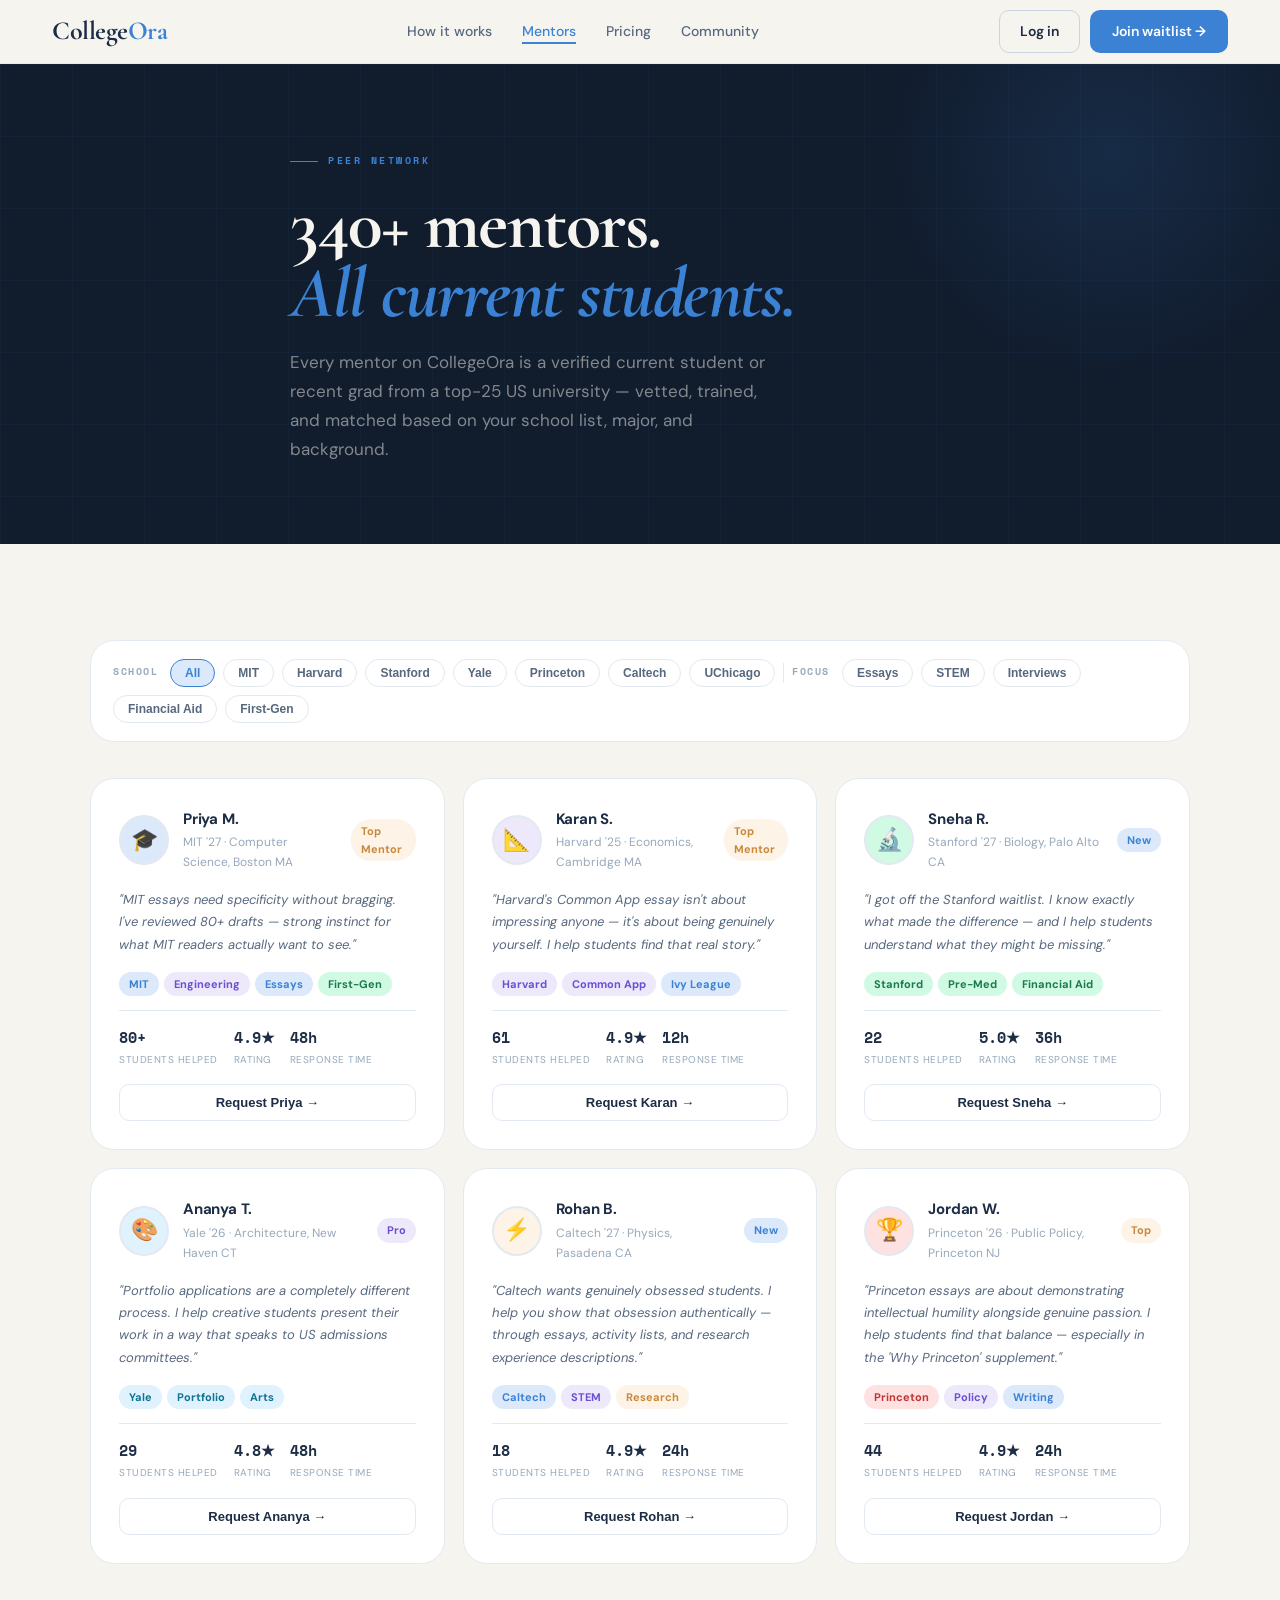
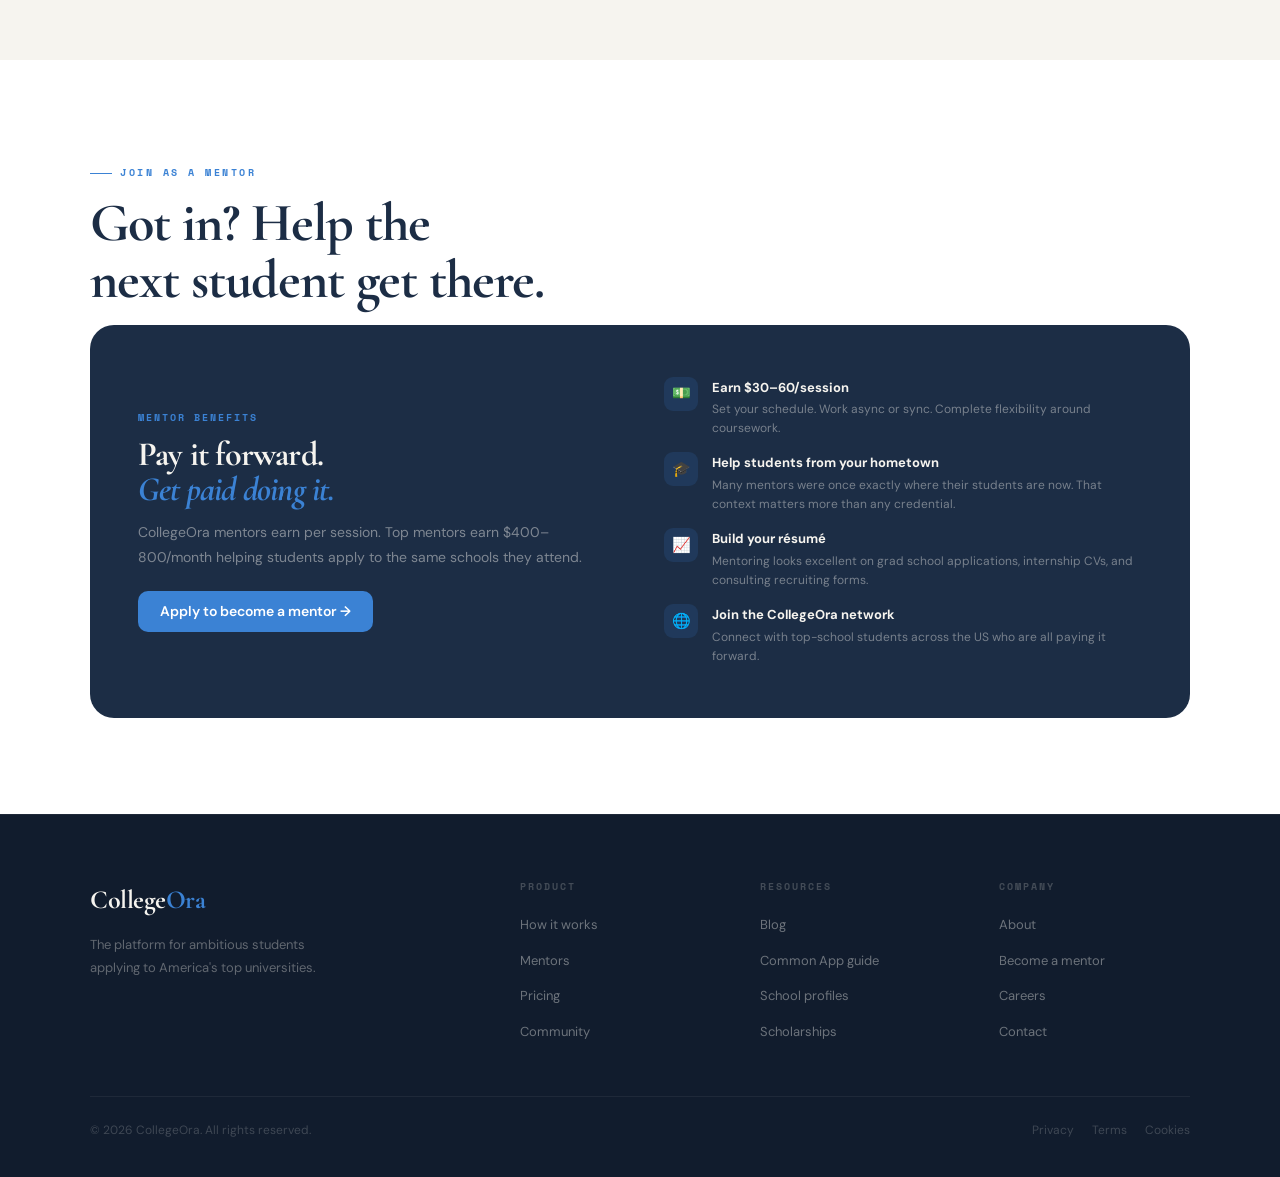
<file: mentors.html>
<!DOCTYPE html><html lang="en"><head><meta charset="UTF-8"><meta name="viewport" content="width=device-width,initial-scale=1.0"><title>Mentors — CollegeOra</title><link rel="stylesheet" href="shared.css"><style>
.filters{display:flex;gap:8px;flex-wrap:wrap;margin-bottom:36px;padding:18px 22px;background:var(--white);border:1px solid var(--border);border-radius:var(--r-xl);align-items:center;}
.filter-chip{font-size:12px;font-weight:600;padding:6px 14px;border-radius:20px;border:1.5px solid var(--border);background:transparent;color:var(--text-2);cursor:pointer;transition:all .15s;}
.filter-chip:hover,.filter-chip.active{border-color:var(--cobalt);color:var(--cobalt);background:var(--cobalt-lt);}
.filter-sep{width:1px;height:20px;background:var(--border);}
.mentor-grid{display:grid;grid-template-columns:repeat(3,1fr);gap:18px;}
.mc{background:var(--white);border:1px solid var(--border);border-radius:var(--r-xl);padding:28px;transition:all .2s;cursor:pointer;}
.mc:hover{transform:translateY(-4px);box-shadow:0 12px 36px rgba(28,45,69,.1);border-color:var(--border-2);}
.mc-head{display:flex;align-items:center;gap:14px;margin-bottom:16px;}
.mc-av{width:50px;height:50px;border-radius:50%;display:flex;align-items:center;justify-content:center;font-size:22px;border:2px solid var(--border);flex-shrink:0;}
.mc-name{font-size:15px;font-weight:700;letter-spacing:-.2px;}.mc-role{font-size:12px;color:var(--text-3);margin-top:2px;}
.mc-quote{font-size:13px;color:var(--text-2);line-height:1.72;font-style:italic;margin-bottom:16px;}
.mc-stats{display:flex;gap:16px;padding-top:14px;border-top:1px solid var(--border);}
.mc-stat-n{font-family:'Space Mono',monospace;font-size:15px;font-weight:700;color:var(--navy);}
.mc-stat-l{font-size:10px;color:var(--text-3);margin-top:2px;text-transform:uppercase;letter-spacing:.5px;}
.mc-cta{width:100%;margin-top:16px;font-size:13px;font-weight:600;padding:10px;border-radius:var(--r);border:1.5px solid var(--border);background:transparent;color:var(--navy);cursor:pointer;transition:all .15s;text-align:center;}
.mc-cta:hover{border-color:var(--cobalt);color:var(--cobalt);}
.mentor-band{background:var(--navy);border-radius:var(--r-xl);padding:52px 48px;display:grid;grid-template-columns:1fr 1fr;gap:48px;align-items:center;}
.mb-perks{display:flex;flex-direction:column;gap:14px;}
.mb-perk{display:flex;gap:14px;align-items:flex-start;}
.mb-perk-ico{width:34px;height:34px;border-radius:9px;background:rgba(59,130,212,.15);display:flex;align-items:center;justify-content:center;font-size:15px;flex-shrink:0;}
.mb-perk h4{font-size:13px;font-weight:700;color:var(--cream);margin-bottom:2px;}
.mb-perk p{font-size:12px;color:rgba(246,244,239,.42);line-height:1.6;}
@media(max-width:768px){
  .mentor-grid{grid-template-columns:1fr 1fr;}
  .mentor-band{grid-template-columns:1fr;padding:32px 24px;gap:28px;}
}
@media(max-width:480px){
  .filters{padding:16px;gap:10px;}
  .filter-sep{display:none;}
  .mentor-grid{grid-template-columns:1fr;}
  .mc{padding:22px 18px;}
  .mc-head,.mc-stats{flex-wrap:wrap;}
}
</style></head><body>
<nav><a class="nav-logo" href="index.html">College<span class="dot">Ora</span></a><ul class="nav-links"><li><a href="how-it-works.html">How it works</a></li><li><a href="mentors.html" class="active">Mentors</a></li><li><a href="pricing.html">Pricing</a></li><li><a href="community.html">Community</a></li></ul><div class="nav-actions"><a class="btn-ghost" href="login.html">Log in</a><a class="btn-primary" href="community.html">Join waitlist →</a></div></nav>
<div class="page-hero"><div class="bg-grid"></div><div class="orb"></div><div class="page-hero-content wrap"><div class="page-eyebrow fade-up d1">Peer Network</div><h1 class="fade-up d2">340+ mentors.<br><em>All current students.</em></h1><p class="fade-up d3">Every mentor on CollegeOra is a verified current student or recent grad from a top-25 US university — vetted, trained, and matched based on your school list, major, and background.</p></div></div>
<section style="background:var(--cream)"><div class="wrap">
<div class="filters">
  <span style="font-family:'Space Mono',monospace;font-size:10px;font-weight:700;letter-spacing:1.5px;text-transform:uppercase;color:var(--text-3);margin-right:4px">School</span>
  <button class="filter-chip active">All</button><button class="filter-chip">MIT</button><button class="filter-chip">Harvard</button><button class="filter-chip">Stanford</button><button class="filter-chip">Yale</button><button class="filter-chip">Princeton</button><button class="filter-chip">Caltech</button><button class="filter-chip">UChicago</button>
  <div class="filter-sep"></div>
  <span style="font-family:'Space Mono',monospace;font-size:10px;font-weight:700;letter-spacing:1.5px;text-transform:uppercase;color:var(--text-3);margin-right:4px">Focus</span>
  <button class="filter-chip">Essays</button><button class="filter-chip">STEM</button><button class="filter-chip">Interviews</button><button class="filter-chip">Financial Aid</button><button class="filter-chip">First-Gen</button>
</div>
<div class="mentor-grid">
  <div class="mc"><div class="mc-head"><div class="mc-av" style="background:#DBE9FA">🎓</div><div><div class="mc-name">Priya M.</div><div class="mc-role">MIT '27 · Computer Science, Boston MA</div></div><span class="badge badge-go" style="margin-left:auto">Top Mentor</span></div><p class="mc-quote">"MIT essays need specificity without bragging. I've reviewed 80+ drafts — strong instinct for what MIT readers actually want to see."</p><div style="display:flex;gap:5px;flex-wrap:wrap;margin-bottom:14px"><span class="badge badge-co">MIT</span><span class="badge badge-pu">Engineering</span><span class="badge badge-co">Essays</span><span class="badge badge-gr">First-Gen</span></div><div class="mc-stats"><div><div class="mc-stat-n">80+</div><div class="mc-stat-l">Students helped</div></div><div><div class="mc-stat-n">4.9★</div><div class="mc-stat-l">Rating</div></div><div><div class="mc-stat-n">48h</div><div class="mc-stat-l">Response time</div></div></div><button class="mc-cta">Request Priya →</button></div>
  <div class="mc"><div class="mc-head"><div class="mc-av" style="background:#EDE8FA">📐</div><div><div class="mc-name">Karan S.</div><div class="mc-role">Harvard '25 · Economics, Cambridge MA</div></div><span class="badge badge-go" style="margin-left:auto">Top Mentor</span></div><p class="mc-quote">"Harvard's Common App essay isn't about impressing anyone — it's about being genuinely yourself. I help students find that real story."</p><div style="display:flex;gap:5px;flex-wrap:wrap;margin-bottom:14px"><span class="badge badge-pu">Harvard</span><span class="badge badge-pu">Common App</span><span class="badge badge-co">Ivy League</span></div><div class="mc-stats"><div><div class="mc-stat-n">61</div><div class="mc-stat-l">Students helped</div></div><div><div class="mc-stat-n">4.9★</div><div class="mc-stat-l">Rating</div></div><div><div class="mc-stat-n">12h</div><div class="mc-stat-l">Response time</div></div></div><button class="mc-cta">Request Karan →</button></div>
  <div class="mc"><div class="mc-head"><div class="mc-av" style="background:#D1FAE5">🔬</div><div><div class="mc-name">Sneha R.</div><div class="mc-role">Stanford '27 · Biology, Palo Alto CA</div></div><span class="badge badge-co" style="margin-left:auto">New</span></div><p class="mc-quote">"I got off the Stanford waitlist. I know exactly what made the difference — and I help students understand what they might be missing."</p><div style="display:flex;gap:5px;flex-wrap:wrap;margin-bottom:14px"><span class="badge badge-gr">Stanford</span><span class="badge badge-gr">Pre-Med</span><span class="badge badge-gr">Financial Aid</span></div><div class="mc-stats"><div><div class="mc-stat-n">22</div><div class="mc-stat-l">Students helped</div></div><div><div class="mc-stat-n">5.0★</div><div class="mc-stat-l">Rating</div></div><div><div class="mc-stat-n">36h</div><div class="mc-stat-l">Response time</div></div></div><button class="mc-cta">Request Sneha →</button></div>
  <div class="mc"><div class="mc-head"><div class="mc-av" style="background:#E0F2FE">🎨</div><div><div class="mc-name">Ananya T.</div><div class="mc-role">Yale '26 · Architecture, New Haven CT</div></div><span class="badge badge-pu" style="margin-left:auto">Pro</span></div><p class="mc-quote">"Portfolio applications are a completely different process. I help creative students present their work in a way that speaks to US admissions committees."</p><div style="display:flex;gap:5px;flex-wrap:wrap;margin-bottom:14px"><span class="badge badge-te">Yale</span><span class="badge badge-te">Portfolio</span><span class="badge badge-te">Arts</span></div><div class="mc-stats"><div><div class="mc-stat-n">29</div><div class="mc-stat-l">Students helped</div></div><div><div class="mc-stat-n">4.8★</div><div class="mc-stat-l">Rating</div></div><div><div class="mc-stat-n">48h</div><div class="mc-stat-l">Response time</div></div></div><button class="mc-cta">Request Ananya →</button></div>
  <div class="mc"><div class="mc-head"><div class="mc-av" style="background:#FDF3E7">⚡</div><div><div class="mc-name">Rohan B.</div><div class="mc-role">Caltech '27 · Physics, Pasadena CA</div></div><span class="badge badge-co" style="margin-left:auto">New</span></div><p class="mc-quote">"Caltech wants genuinely obsessed students. I help you show that obsession authentically — through essays, activity lists, and research experience descriptions."</p><div style="display:flex;gap:5px;flex-wrap:wrap;margin-bottom:14px"><span class="badge badge-co">Caltech</span><span class="badge badge-pu">STEM</span><span class="badge badge-go">Research</span></div><div class="mc-stats"><div><div class="mc-stat-n">18</div><div class="mc-stat-l">Students helped</div></div><div><div class="mc-stat-n">4.9★</div><div class="mc-stat-l">Rating</div></div><div><div class="mc-stat-n">24h</div><div class="mc-stat-l">Response time</div></div></div><button class="mc-cta">Request Rohan →</button></div>
  <div class="mc"><div class="mc-head"><div class="mc-av" style="background:#FEE2E2">🏆</div><div><div class="mc-name">Jordan W.</div><div class="mc-role">Princeton '26 · Public Policy, Princeton NJ</div></div><span class="badge badge-go" style="margin-left:auto">Top</span></div><p class="mc-quote">"Princeton essays are about demonstrating intellectual humility alongside genuine passion. I help students find that balance — especially in the 'Why Princeton' supplement."</p><div style="display:flex;gap:5px;flex-wrap:wrap;margin-bottom:14px"><span class="badge badge-re">Princeton</span><span class="badge badge-pu">Policy</span><span class="badge badge-co">Writing</span></div><div class="mc-stats"><div><div class="mc-stat-n">44</div><div class="mc-stat-l">Students helped</div></div><div><div class="mc-stat-n">4.9★</div><div class="mc-stat-l">Rating</div></div><div><div class="mc-stat-n">24h</div><div class="mc-stat-l">Response time</div></div></div><button class="mc-cta">Request Jordan →</button></div>
</div>
</div></section>
<section style="background:var(--white)"><div class="wrap">
<div class="eyebrow">Join as a Mentor</div><h2 class="section-title">Got in? Help the<br>next student get there.</h2>
<div class="mentor-band"><div>
  <div style="font-family:'Space Mono',monospace;font-size:10px;font-weight:700;letter-spacing:2px;text-transform:uppercase;color:var(--cobalt);margin-bottom:10px">Mentor Benefits</div>
  <div style="font-family:'Cormorant Garamond',serif;font-size:34px;font-weight:700;letter-spacing:-.8px;color:var(--cream);line-height:1.05;margin-bottom:12px">Pay it forward.<br><em style="color:var(--cobalt)">Get paid doing it.</em></div>
  <p style="font-size:14px;color:rgba(246,244,239,.45);line-height:1.75;margin-bottom:22px">CollegeOra mentors earn per session. Top mentors earn $400–800/month helping students apply to the same schools they attend.</p>
  <a class="btn-primary" href="#" style="display:inline-flex">Apply to become a mentor →</a>
</div>
<div class="mb-perks">
  <div class="mb-perk"><div class="mb-perk-ico">💵</div><div><h4>Earn $30–60/session</h4><p>Set your schedule. Work async or sync. Complete flexibility around coursework.</p></div></div>
  <div class="mb-perk"><div class="mb-perk-ico">🎓</div><div><h4>Help students from your hometown</h4><p>Many mentors were once exactly where their students are now. That context matters more than any credential.</p></div></div>
  <div class="mb-perk"><div class="mb-perk-ico">📈</div><div><h4>Build your résumé</h4><p>Mentoring looks excellent on grad school applications, internship CVs, and consulting recruiting forms.</p></div></div>
  <div class="mb-perk"><div class="mb-perk-ico">🌐</div><div><h4>Join the CollegeOra network</h4><p>Connect with top-school students across the US who are all paying it forward.</p></div></div>
</div></div>
</div></section>
<footer><div class="wrap"><div class="footer-top"><div class="footer-brand"><div class="footer-logo">College<span>Ora</span></div><p>The platform for ambitious students applying to America's top universities.</p></div><div class="footer-col"><h4>Product</h4><ul><li><a href="how-it-works.html">How it works</a></li><li><a href="mentors.html">Mentors</a></li><li><a href="pricing.html">Pricing</a></li><li><a href="community.html">Community</a></li></ul></div><div class="footer-col"><h4>Resources</h4><ul><li><a href="#">Blog</a></li><li><a href="#">Common App guide</a></li><li><a href="#">School profiles</a></li><li><a href="#">Scholarships</a></li></ul></div><div class="footer-col"><h4>Company</h4><ul><li><a href="#">About</a></li><li><a href="#">Become a mentor</a></li><li><a href="#">Careers</a></li><li><a href="#">Contact</a></li></ul></div></div><div class="footer-bottom"><div class="footer-copy">© 2026 CollegeOra. All rights reserved.</div><div class="footer-legal"><a href="#">Privacy</a><a href="#">Terms</a><a href="#">Cookies</a></div></div></div></footer>
<script>document.querySelectorAll('.filter-chip').forEach(c=>{c.addEventListener('click',()=>c.classList.toggle('active'));});</script>
</body></html>
</file>
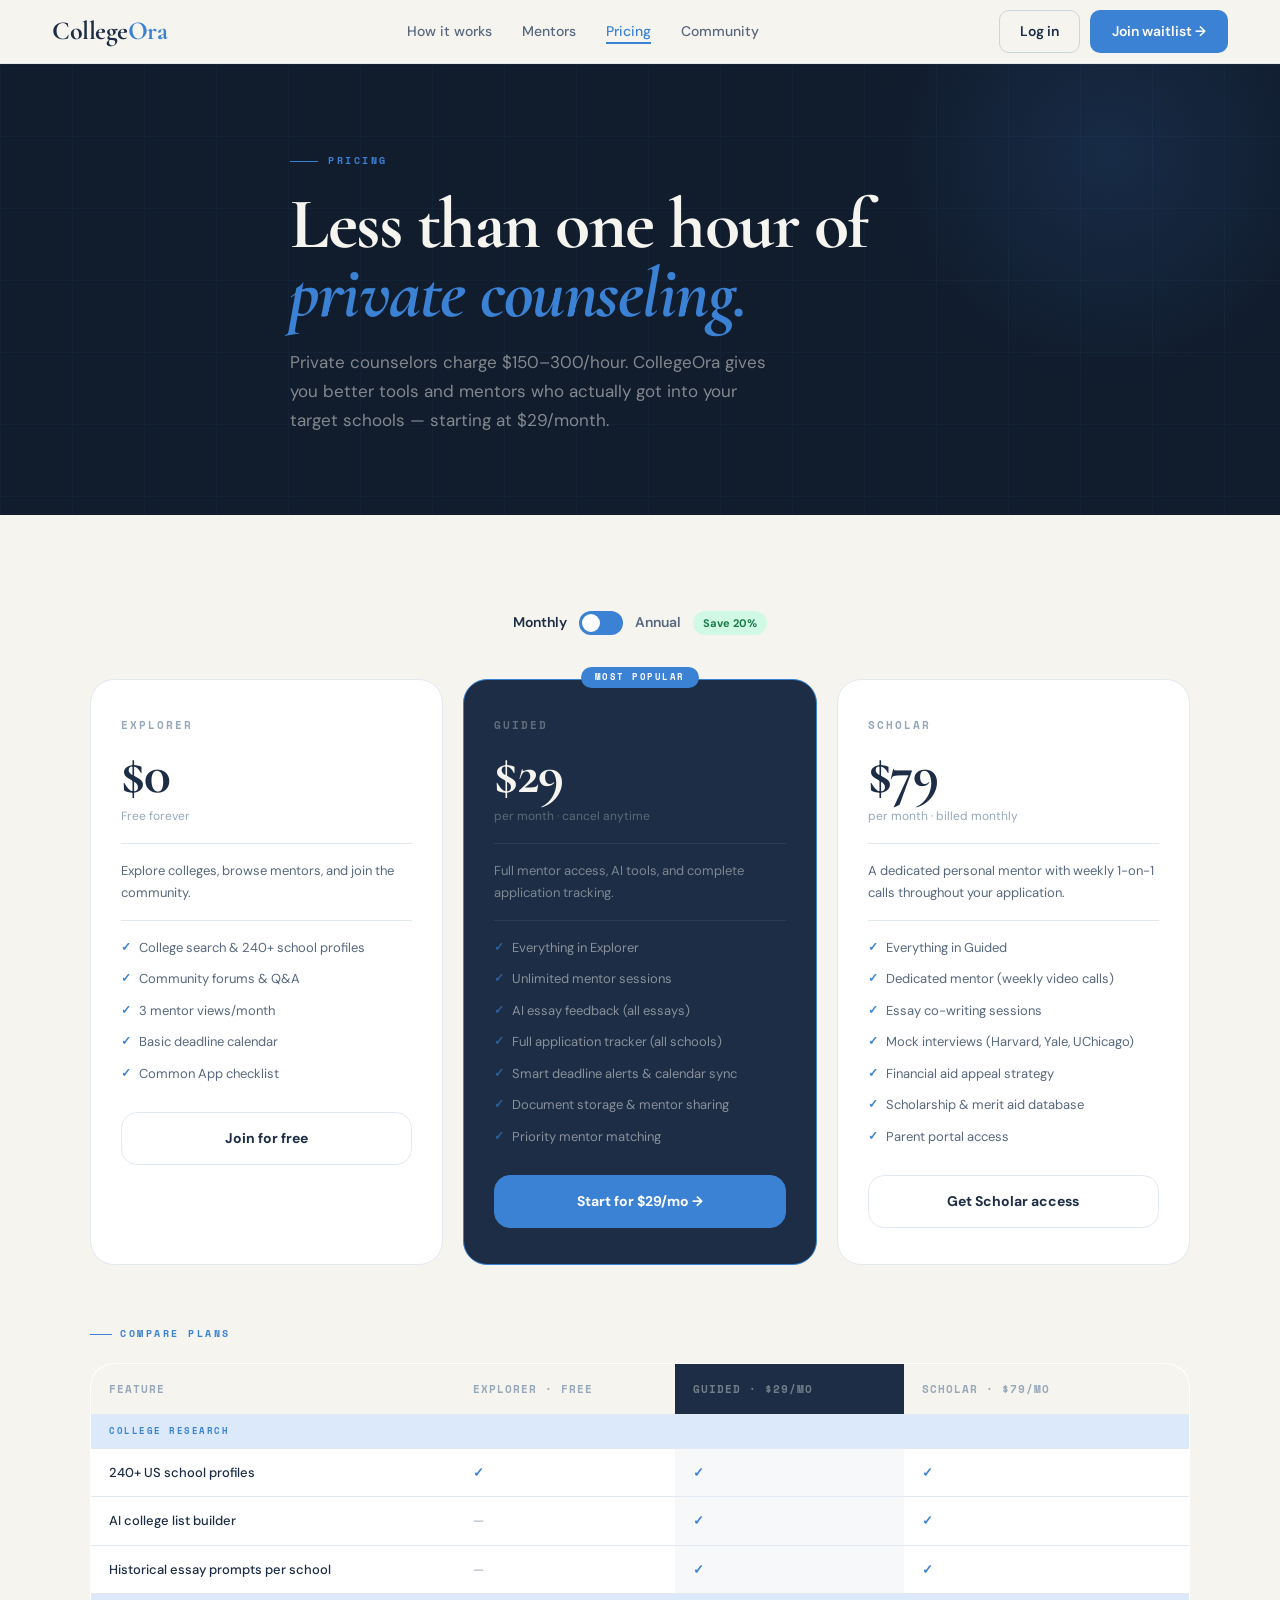
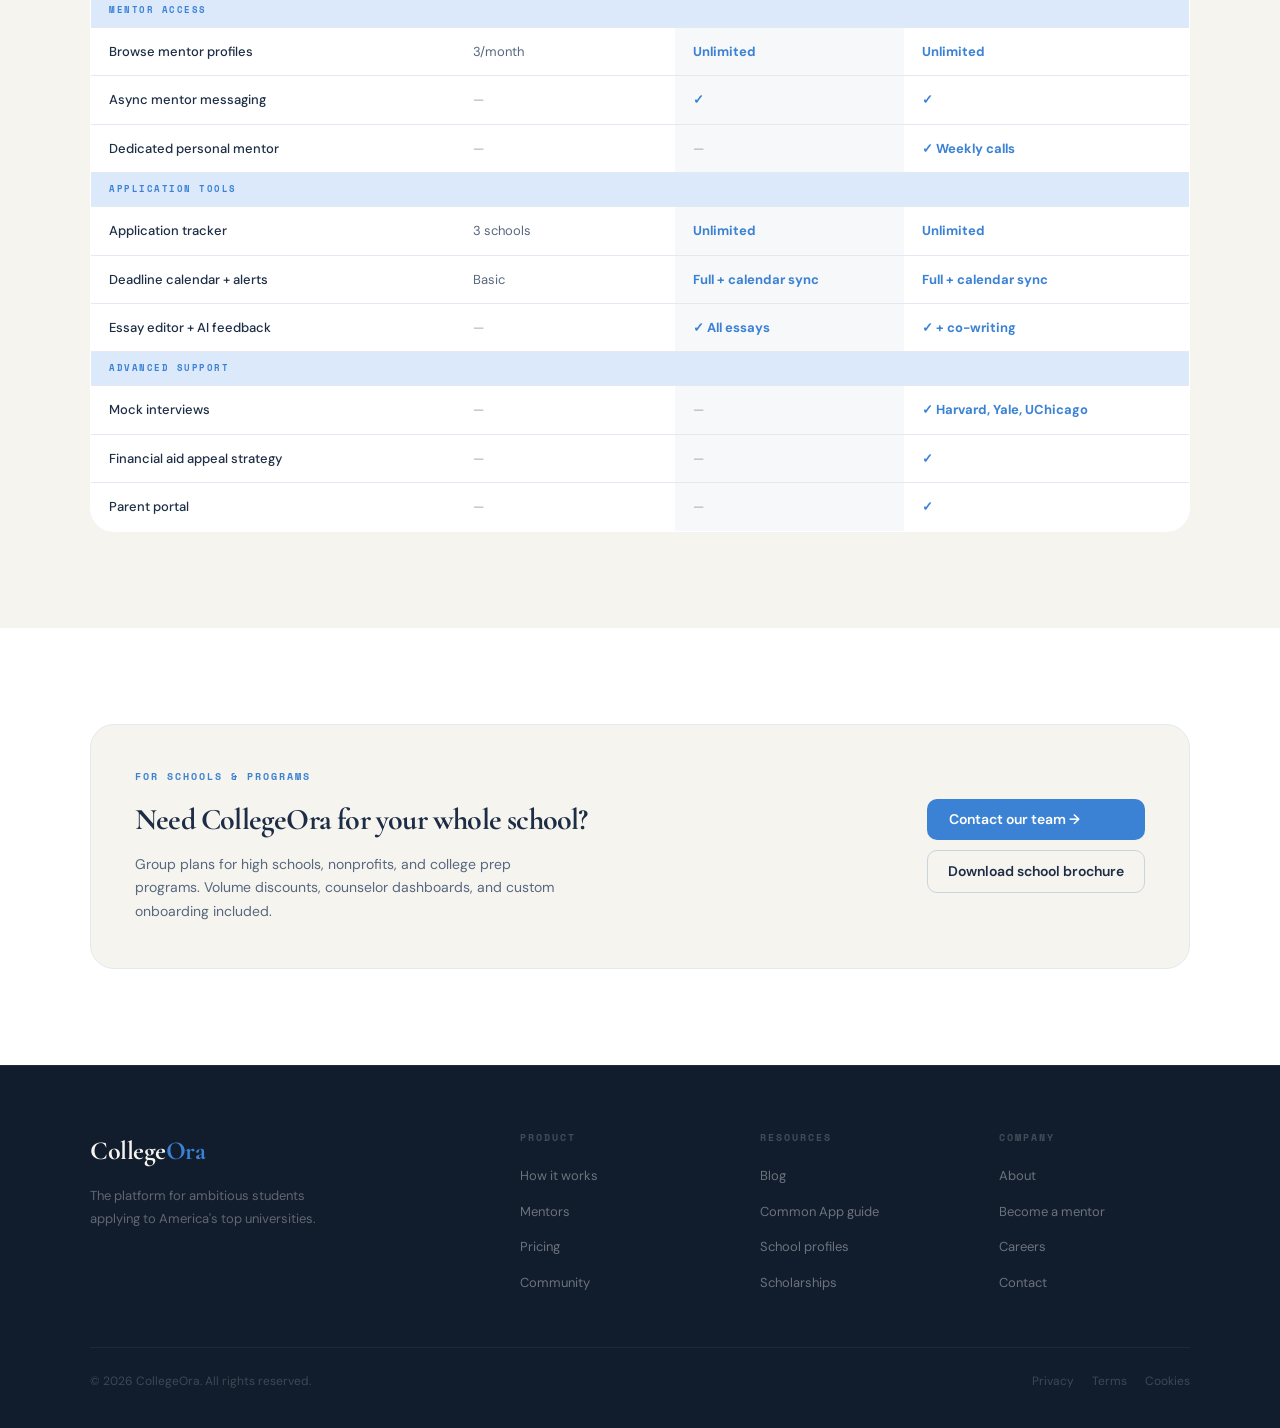
<file: pricing.html>
<!DOCTYPE html><html lang="en"><head><meta charset="UTF-8"><meta name="viewport" content="width=device-width,initial-scale=1.0"><title>Pricing — CollegeOra</title><link rel="stylesheet" href="shared.css"><style>
.billing-toggle{display:flex;align-items:center;gap:12px;justify-content:center;margin-bottom:44px;}
.toggle-label{font-size:14px;font-weight:600;color:var(--text-2);}
.toggle-label.active{color:var(--navy);}
.toggle-track{width:44px;height:24px;background:var(--cobalt);border-radius:12px;position:relative;cursor:pointer;}
.toggle-thumb{width:18px;height:18px;background:var(--white);border-radius:50%;position:absolute;top:3px;transition:left .2s;}
.toggle-thumb.monthly{left:3px;}.toggle-thumb.annual{left:23px;}
.price-grid{display:grid;grid-template-columns:repeat(3,1fr);gap:20px;margin-bottom:52px;}
.pc{background:var(--white);border:1.5px solid var(--border);border-radius:var(--r-xl);padding:36px 30px;position:relative;transition:all .2s;}
.pc:hover{transform:translateY(-4px);box-shadow:0 12px 40px rgba(28,45,69,.1);}
.pc.pop{background:var(--navy);border-color:var(--cobalt);}
.pop-badge{position:absolute;top:-13px;left:50%;transform:translateX(-50%);font-family:'Space Mono',monospace;font-size:9px;font-weight:700;letter-spacing:1.5px;text-transform:uppercase;background:var(--cobalt);color:var(--white);padding:3px 14px;border-radius:20px;white-space:nowrap;}
.pc-name{font-family:'Space Mono',monospace;font-size:11px;font-weight:700;letter-spacing:2px;text-transform:uppercase;color:var(--text-3);margin-bottom:12px;}
.pc-name-i{color:rgba(246,244,239,.32);}
.pc-price{font-family:'Cormorant Garamond',serif;font-size:56px;font-weight:700;letter-spacing:-1.5px;color:var(--navy);line-height:1;}
.pc-price-i{color:var(--cream);}
.pc-per{font-size:12px;color:var(--text-3);margin-top:5px;}
.pc-per-i{color:rgba(246,244,239,.3);}
.pc-desc{font-size:13px;color:var(--text-2);line-height:1.7;margin:16px 0;padding:16px 0;border-top:1px solid var(--border);border-bottom:1px solid var(--border);}
.pc-desc-i{color:rgba(246,244,239,.45);border-color:rgba(255,255,255,.08);}
.feat-list{list-style:none;display:flex;flex-direction:column;gap:10px;margin-bottom:28px;}
.feat-list li{font-size:13px;color:var(--text-2);display:flex;align-items:flex-start;gap:8px;}
.feat-list li .ck{color:var(--cobalt);font-weight:700;font-size:12px;margin-top:1px;flex-shrink:0;}
.feat-list li.i{color:rgba(246,244,239,.5);}
.feat-list li.i .ck{color:rgba(59,130,212,.6);}
.btn-pc{width:100%;font-size:14px;font-weight:700;padding:14px;border-radius:var(--r-lg);cursor:pointer;transition:all .2s;text-align:center;text-decoration:none;display:block;border:1.5px solid var(--border);background:transparent;color:var(--navy);}
.btn-pc:hover{border-color:var(--cobalt);color:var(--cobalt);}
.btn-pc-p{background:var(--cobalt);border-color:var(--cobalt);color:var(--white);}
.btn-pc-p:hover{background:#2d6cbf;box-shadow:0 4px 18px rgba(59,130,212,.35);}
.compare-table{width:100%;border-collapse:collapse;background:var(--white);border-radius:var(--r-xl);overflow:hidden;border:1px solid var(--border);}
.compare-table th{padding:16px 18px;text-align:left;font-size:11px;font-family:'Space Mono',monospace;font-weight:700;letter-spacing:1px;text-transform:uppercase;color:var(--text-3);border-bottom:1px solid var(--border);background:var(--cream);}
.compare-table th.pop-col{background:var(--navy);color:rgba(246,244,239,.4);}
.compare-table td{padding:13px 18px;font-size:13px;color:var(--text-2);border-bottom:1px solid var(--border);}
.compare-table td:first-child{font-weight:500;color:var(--navy);}
.compare-table td.pop-col{background:rgba(28,45,69,.03);}
.compare-table tr:last-child td{border-bottom:none;}
.compare-table tr.section-row td{font-family:'Space Mono',monospace;font-size:9px;font-weight:700;letter-spacing:1.5px;text-transform:uppercase;color:var(--cobalt);background:var(--cobalt-lt);padding:9px 18px;}
.check{color:var(--cobalt);font-weight:700;}.cross{color:var(--text-3);}
.enterprise{background:var(--cream);border:1px solid var(--border);border-radius:var(--r-xl);padding:44px;display:flex;align-items:center;justify-content:space-between;gap:32px;}
@media(max-width:768px){
  .billing-toggle{flex-wrap:wrap;justify-content:flex-start;}
  .price-grid{grid-template-columns:1fr;}
  .compare-table{display:block;overflow-x:auto;white-space:nowrap;}
  .enterprise{flex-direction:column;align-items:flex-start;padding:28px 24px;}
}
@media(max-width:480px){
  .pc{padding:28px 20px;}
  .pc-price{font-size:46px;}
  .pop-badge{white-space:normal;text-align:center;max-width:calc(100% - 32px);}
}
</style></head><body>
<nav><a class="nav-logo" href="index.html">College<span class="dot">Ora</span></a><ul class="nav-links"><li><a href="how-it-works.html">How it works</a></li><li><a href="mentors.html">Mentors</a></li><li><a href="pricing.html" class="active">Pricing</a></li><li><a href="community.html">Community</a></li></ul><div class="nav-actions"><a class="btn-ghost" href="login.html">Log in</a><a class="btn-primary" href="community.html">Join waitlist →</a></div></nav>
<div class="page-hero"><div class="bg-grid"></div><div class="orb"></div><div class="page-hero-content wrap"><div class="page-eyebrow fade-up d1">Pricing</div><h1 class="fade-up d2">Less than one hour of<br><em>private counseling.</em></h1><p class="fade-up d3">Private counselors charge $150–300/hour. CollegeOra gives you better tools and mentors who actually got into your target schools — starting at $29/month.</p></div></div>
<section style="background:var(--cream)"><div class="wrap">
<div class="billing-toggle"><span class="toggle-label active" id="lbl-m">Monthly</span><div class="toggle-track" onclick="switchBilling()"><div class="toggle-thumb monthly" id="thumb"></div></div><span class="toggle-label" id="lbl-a">Annual</span><span class="badge badge-gr">Save 20%</span></div>
<div class="price-grid">
  <div class="pc"><div class="pc-name">Explorer</div><div class="pc-price" id="p-free">$0</div><div class="pc-per">Free forever</div><p class="pc-desc">Explore colleges, browse mentors, and join the community.</p><ul class="feat-list"><li><span class="ck">✓</span>College search & 240+ school profiles</li><li><span class="ck">✓</span>Community forums & Q&A</li><li><span class="ck">✓</span>3 mentor views/month</li><li><span class="ck">✓</span>Basic deadline calendar</li><li><span class="ck">✓</span>Common App checklist</li></ul><a class="btn-pc" href="community.html">Join for free</a></div>
  <div class="pc pop"><div class="pop-badge">Most popular</div><div class="pc-name pc-name-i">Guided</div><div class="pc-price pc-price-i" id="p-guided">$29</div><div class="pc-per pc-per-i" id="sub-guided">per month · cancel anytime</div><p class="pc-desc pc-desc-i">Full mentor access, AI tools, and complete application tracking.</p><ul class="feat-list"><li class="i"><span class="ck">✓</span>Everything in Explorer</li><li class="i"><span class="ck">✓</span>Unlimited mentor sessions</li><li class="i"><span class="ck">✓</span>AI essay feedback (all essays)</li><li class="i"><span class="ck">✓</span>Full application tracker (all schools)</li><li class="i"><span class="ck">✓</span>Smart deadline alerts & calendar sync</li><li class="i"><span class="ck">✓</span>Document storage & mentor sharing</li><li class="i"><span class="ck">✓</span>Priority mentor matching</li></ul><a class="btn-pc btn-pc-p" href="community.html" id="cta-guided">Start for $29/mo →</a></div>
  <div class="pc"><div class="pc-name">Scholar</div><div class="pc-price" id="p-scholar">$79</div><div class="pc-per" id="sub-scholar">per month · billed monthly</div><p class="pc-desc">A dedicated personal mentor with weekly 1-on-1 calls throughout your application.</p><ul class="feat-list"><li><span class="ck">✓</span>Everything in Guided</li><li><span class="ck">✓</span>Dedicated mentor (weekly video calls)</li><li><span class="ck">✓</span>Essay co-writing sessions</li><li><span class="ck">✓</span>Mock interviews (Harvard, Yale, UChicago)</li><li><span class="ck">✓</span>Financial aid appeal strategy</li><li><span class="ck">✓</span>Scholarship & merit aid database</li><li><span class="ck">✓</span>Parent portal access</li></ul><a class="btn-pc" href="community.html">Get Scholar access</a></div>
</div>
<div class="eyebrow" style="margin-bottom:20px">Compare Plans</div>
<table class="compare-table"><thead><tr><th>Feature</th><th>Explorer · Free</th><th class="pop-col">Guided · $29/mo</th><th>Scholar · $79/mo</th></tr></thead><tbody>
<tr class="section-row"><td colspan="4">College Research</td></tr>
<tr><td>240+ US school profiles</td><td><span class="check">✓</span></td><td class="pop-col"><span class="check">✓</span></td><td><span class="check">✓</span></td></tr>
<tr><td>AI college list builder</td><td><span class="cross">—</span></td><td class="pop-col"><span class="check">✓</span></td><td><span class="check">✓</span></td></tr>
<tr><td>Historical essay prompts per school</td><td><span class="cross">—</span></td><td class="pop-col"><span class="check">✓</span></td><td><span class="check">✓</span></td></tr>
<tr class="section-row"><td colspan="4">Mentor Access</td></tr>
<tr><td>Browse mentor profiles</td><td>3/month</td><td class="pop-col"><span class="check">Unlimited</span></td><td><span class="check">Unlimited</span></td></tr>
<tr><td>Async mentor messaging</td><td><span class="cross">—</span></td><td class="pop-col"><span class="check">✓</span></td><td><span class="check">✓</span></td></tr>
<tr><td>Dedicated personal mentor</td><td><span class="cross">—</span></td><td class="pop-col"><span class="cross">—</span></td><td><span class="check">✓ Weekly calls</span></td></tr>
<tr class="section-row"><td colspan="4">Application Tools</td></tr>
<tr><td>Application tracker</td><td>3 schools</td><td class="pop-col"><span class="check">Unlimited</span></td><td><span class="check">Unlimited</span></td></tr>
<tr><td>Deadline calendar + alerts</td><td>Basic</td><td class="pop-col"><span class="check">Full + calendar sync</span></td><td><span class="check">Full + calendar sync</span></td></tr>
<tr><td>Essay editor + AI feedback</td><td><span class="cross">—</span></td><td class="pop-col"><span class="check">✓ All essays</span></td><td><span class="check">✓ + co-writing</span></td></tr>
<tr class="section-row"><td colspan="4">Advanced Support</td></tr>
<tr><td>Mock interviews</td><td><span class="cross">—</span></td><td class="pop-col"><span class="cross">—</span></td><td><span class="check">✓ Harvard, Yale, UChicago</span></td></tr>
<tr><td>Financial aid appeal strategy</td><td><span class="cross">—</span></td><td class="pop-col"><span class="cross">—</span></td><td><span class="check">✓</span></td></tr>
<tr><td>Parent portal</td><td><span class="cross">—</span></td><td class="pop-col"><span class="cross">—</span></td><td><span class="check">✓</span></td></tr>
</tbody></table>
</div></section>
<section style="background:var(--white)"><div class="wrap"><div class="enterprise"><div><div style="font-family:'Space Mono',monospace;font-size:10px;font-weight:700;letter-spacing:2px;text-transform:uppercase;color:var(--cobalt);margin-bottom:10px">For Schools & Programs</div><div style="font-family:'Cormorant Garamond',serif;font-size:30px;font-weight:700;letter-spacing:-.8px;color:var(--navy);margin-bottom:8px">Need CollegeOra for your whole school?</div><p style="font-size:14px;color:var(--text-2);line-height:1.7;max-width:420px">Group plans for high schools, nonprofits, and college prep programs. Volume discounts, counselor dashboards, and custom onboarding included.</p></div><div style="flex-shrink:0;display:flex;flex-direction:column;gap:10px"><a class="btn-primary" href="mailto:schools@collegeora.com" style="display:inline-flex">Contact our team →</a><a class="btn-ghost" href="#">Download school brochure</a></div></div></div></section>
<footer><div class="wrap"><div class="footer-top"><div class="footer-brand"><div class="footer-logo">College<span>Ora</span></div><p>The platform for ambitious students applying to America's top universities.</p></div><div class="footer-col"><h4>Product</h4><ul><li><a href="how-it-works.html">How it works</a></li><li><a href="mentors.html">Mentors</a></li><li><a href="pricing.html">Pricing</a></li><li><a href="community.html">Community</a></li></ul></div><div class="footer-col"><h4>Resources</h4><ul><li><a href="#">Blog</a></li><li><a href="#">Common App guide</a></li><li><a href="#">School profiles</a></li><li><a href="#">Scholarships</a></li></ul></div><div class="footer-col"><h4>Company</h4><ul><li><a href="#">About</a></li><li><a href="#">Become a mentor</a></li><li><a href="#">Careers</a></li><li><a href="#">Contact</a></li></ul></div></div><div class="footer-bottom"><div class="footer-copy">© 2026 CollegeOra. All rights reserved.</div><div class="footer-legal"><a href="#">Privacy</a><a href="#">Terms</a><a href="#">Cookies</a></div></div></div></footer>
<script>
let isAnnual=false;
function switchBilling(){
  isAnnual=!isAnnual;
  document.getElementById('thumb').className='toggle-thumb '+(isAnnual?'annual':'monthly');
  document.getElementById('lbl-m').classList.toggle('active',!isAnnual);
  document.getElementById('lbl-a').classList.toggle('active',isAnnual);
  if(isAnnual){document.getElementById('p-guided').textContent='$23';document.getElementById('sub-guided').textContent='per month · billed annually';document.getElementById('cta-guided').textContent='Start for $23/mo →';document.getElementById('p-scholar').textContent='$63';document.getElementById('sub-scholar').textContent='per month · billed annually';}
  else{document.getElementById('p-guided').textContent='$29';document.getElementById('sub-guided').textContent='per month · cancel anytime';document.getElementById('cta-guided').textContent='Start for $29/mo →';document.getElementById('p-scholar').textContent='$79';document.getElementById('sub-scholar').textContent='per month · billed monthly';}
}
</script>
</body></html>
</file>
<file: shared.css>
@import url('https://fonts.googleapis.com/css2?family=DM+Sans:ital,opsz,wght@0,9..40,300;0,9..40,400;0,9..40,500;0,9..40,600;0,9..40,700&family=Space+Mono:wght@400;700&family=Cormorant+Garamond:ital,wght@0,600;0,700;1,600;1,700&display=swap');

:root {
  --navy:      #1C2D45; --navy-deep: #111C2D; --navy-mid: #243B5A;
  --cobalt:    #3B82D4; --cobalt-lt: #DBE9FA; --cobalt-md: #6A8DB0;
  --gold:      #C9893A; --gold-lt:   #FDF3E7;
  --cream:     #F6F4EF; --white: #FFFFFF;
  --text:      #1C2D45; --text-2: #57687E; --text-3: #96A8BA;
  --border:    #E3E9F0; --border-2: #C8D4E0;
  --green:     #1A7A4A; --green-lt: #D1FAE5;
  --amber:     #B35208; --amber-lt: #FEF0DC;
  --red:       #C13333; --red-lt: #FEE2E2;
  --purple:    #6C4FD4; --purple-lt: #EDE8FA;
  --teal:      #0E7490; --teal-lt: #E0F2FE;
  --r: 10px; --r-lg: 16px; --r-xl: 24px;
}

*,*::before,*::after{box-sizing:border-box;margin:0;padding:0;}
html{scroll-behavior:smooth;}
body{font-family:'DM Sans',sans-serif;background:var(--cream);color:var(--text);line-height:1.65;overflow-x:hidden;}

/* NAV */
nav{position:sticky;top:0;z-index:500;background:rgba(246,244,239,0.93);backdrop-filter:blur(16px);border-bottom:1px solid var(--border);padding:0 52px;display:flex;align-items:center;justify-content:space-between;height:64px;}
.nav-logo{font-family:'Cormorant Garamond',serif;font-size:26px;font-weight:700;letter-spacing:-.5px;color:var(--navy);text-decoration:none;}
.nav-logo .dot{color:var(--cobalt);}
.nav-links{display:flex;gap:30px;list-style:none;align-items:center;}
.nav-links a{font-size:14px;font-weight:500;color:var(--text-2);text-decoration:none;padding-bottom:2px;border-bottom:2px solid transparent;transition:all .15s;}
.nav-links a:hover,.nav-links a.active{color:var(--cobalt);border-color:var(--cobalt);}
.nav-actions{display:flex;gap:10px;}
.btn-ghost{font-size:14px;font-weight:600;padding:9px 20px;border-radius:var(--r);border:1.5px solid var(--border-2);background:transparent;color:var(--navy);cursor:pointer;text-decoration:none;transition:all .15s;display:inline-flex;align-items:center;}
.btn-ghost:hover{border-color:var(--cobalt);color:var(--cobalt);}
.btn-primary{font-size:14px;font-weight:600;padding:9px 22px;border-radius:var(--r);border:none;background:var(--cobalt);color:var(--white);cursor:pointer;text-decoration:none;display:inline-flex;align-items:center;gap:6px;transition:all .15s;}
.btn-primary:hover{background:#2d6cbf;transform:translateY(-1px);box-shadow:0 4px 16px rgba(59,130,212,.28);}

/* SECTIONS */
section{padding:96px 52px;}
.wrap{max-width:1100px;margin:0 auto;}
.eyebrow{font-family:'Space Mono',monospace;font-size:10px;font-weight:700;letter-spacing:2.5px;text-transform:uppercase;color:var(--cobalt);display:inline-flex;align-items:center;gap:8px;margin-bottom:14px;}
.eyebrow::before{content:'';width:22px;height:1px;background:var(--cobalt);}
h2.section-title{font-family:'Cormorant Garamond',serif;font-size:clamp(36px,5vw,54px);font-weight:700;letter-spacing:-1px;line-height:1.05;color:var(--navy);margin-bottom:16px;}
.section-desc{font-size:16px;color:var(--text-2);max-width:560px;line-height:1.75;margin-bottom:56px;}

/* PAGE HERO */
.page-hero{background:var(--navy-deep);padding:80px 52px;position:relative;overflow:hidden;}
.page-hero .bg-grid{position:absolute;inset:0;background-image:linear-gradient(rgba(59,130,212,.05) 1px,transparent 1px),linear-gradient(90deg,rgba(59,130,212,.05) 1px,transparent 1px);background-size:72px 72px;}
.page-hero .orb{position:absolute;top:-160px;right:-80px;width:500px;height:500px;background:radial-gradient(circle,rgba(59,130,212,.15) 0%,transparent 65%);}
.page-hero-content{position:relative;z-index:2;max-width:700px;}
.page-eyebrow{font-family:'Space Mono',monospace;font-size:10px;font-weight:700;letter-spacing:2.5px;text-transform:uppercase;color:var(--cobalt);margin-bottom:20px;display:inline-flex;align-items:center;gap:10px;}
.page-eyebrow::before{content:'';width:28px;height:1px;background:var(--cobalt);}
.page-hero h1{font-family:'Cormorant Garamond',serif;font-size:clamp(40px,6vw,72px);font-weight:700;letter-spacing:-1.5px;line-height:.96;color:var(--cream);margin-bottom:20px;}
.page-hero h1 em{font-style:italic;color:var(--cobalt);}
.page-hero p{font-size:17px;color:rgba(246,244,239,.5);max-width:480px;line-height:1.7;}

/* BADGES */
.badge{display:inline-flex;align-items:center;gap:4px;font-size:11px;font-weight:700;padding:3px 10px;border-radius:20px;}
.badge-co{background:var(--cobalt-lt);color:var(--cobalt);}
.badge-go{background:var(--gold-lt);color:var(--gold);}
.badge-gr{background:var(--green-lt);color:var(--green);}
.badge-pu{background:var(--purple-lt);color:var(--purple);}
.badge-te{background:var(--teal-lt);color:var(--teal);}
.badge-am{background:var(--amber-lt);color:var(--amber);}
.badge-re{background:var(--red-lt);color:var(--red);}

/* BROWSER FRAME for app screenshots */
.browser-frame{background:#1a1a2e;border-radius:14px;overflow:hidden;box-shadow:0 32px 80px rgba(0,0,0,.4),0 0 0 1px rgba(255,255,255,.07);}
.browser-bar{background:#252535;padding:10px 16px;display:flex;align-items:center;gap:12px;border-bottom:1px solid rgba(255,255,255,.06);}
.browser-dots{display:flex;gap:6px;}
.browser-dot{width:10px;height:10px;border-radius:50%;}
.bd-r{background:#FF5F57;}.bd-y{background:#FEBC2E;}.bd-g{background:#28C840;}
.browser-url{flex:1;background:rgba(255,255,255,.07);border-radius:6px;padding:5px 12px;font-family:'Space Mono',monospace;font-size:11px;color:rgba(255,255,255,.38);max-width:340px;}

/* APP SIDEBAR */
.app-shell{display:flex;min-height:380px;}
.app-sidebar{width:210px;background:var(--navy-deep);padding:18px 14px;display:flex;flex-direction:column;gap:2px;flex-shrink:0;}
.app-sidebar-logo{font-family:'Cormorant Garamond',serif;font-size:17px;font-weight:700;color:var(--cream);margin-bottom:18px;padding:0 6px;}
.app-sidebar-logo span{color:var(--cobalt);}
.app-nav-section{font-family:'Space Mono',monospace;font-size:9px;font-weight:700;letter-spacing:1.5px;text-transform:uppercase;color:rgba(246,244,239,.18);padding:12px 8px 5px;}
.app-nav-item{display:flex;align-items:center;gap:9px;padding:7px 9px;border-radius:7px;font-size:12px;font-weight:500;color:rgba(246,244,239,.45);cursor:pointer;}
.app-nav-item.active{background:rgba(59,130,212,.2);color:var(--cobalt);}
.app-nav-icon{font-size:13px;width:16px;text-align:center;}
.app-main{flex:1;overflow:hidden;display:flex;flex-direction:column;}
.app-topbar{background:var(--white);border-bottom:1px solid var(--border);padding:11px 20px;display:flex;align-items:center;justify-content:space-between;flex-shrink:0;}
.app-topbar-title{font-size:14px;font-weight:700;color:var(--navy);}
.app-content{padding:16px 20px;background:var(--cream);flex:1;overflow:hidden;}

/* FOOTER */
footer{background:var(--navy-deep);padding:64px 52px 36px;border-top:1px solid rgba(255,255,255,.06);}
.footer-top{display:grid;grid-template-columns:2fr 1fr 1fr 1fr;gap:48px;margin-bottom:52px;}
.footer-logo{font-family:'Cormorant Garamond',serif;font-size:26px;font-weight:700;color:var(--cream);letter-spacing:-.5px;margin-bottom:12px;}
.footer-logo span{color:var(--cobalt);}
.footer-brand p{font-size:13px;color:rgba(246,244,239,.35);line-height:1.75;max-width:260px;}
.footer-col h4{font-family:'Space Mono',monospace;font-size:10px;font-weight:700;letter-spacing:2px;text-transform:uppercase;color:rgba(246,244,239,.22);margin-bottom:16px;}
.footer-col ul{list-style:none;display:flex;flex-direction:column;gap:9px;}
.footer-col ul a{font-size:13px;color:rgba(246,244,239,.4);text-decoration:none;transition:color .15s;}
.footer-col ul a:hover{color:var(--cobalt);}
.footer-bottom{display:flex;align-items:center;justify-content:space-between;padding-top:24px;border-top:1px solid rgba(255,255,255,.06);}
.footer-copy{font-size:12px;color:rgba(246,244,239,.2);}
.footer-legal{display:flex;gap:18px;}
.footer-legal a{font-size:12px;color:rgba(246,244,239,.2);text-decoration:none;}
.footer-legal a:hover{color:rgba(246,244,239,.5);}

@keyframes fadeUp{from{opacity:0;transform:translateY(18px);}to{opacity:1;transform:translateY(0);}}
.fade-up{opacity:0;animation:fadeUp .55s ease forwards;}
.d1{animation-delay:.08s}.d2{animation-delay:.18s}.d3{animation-delay:.28s}.d4{animation-delay:.38s}.d5{animation-delay:.48s}

@media(max-width:900px){
  nav{padding:0 20px;} .nav-links{display:none;}
  section{padding:64px 20px;} .page-hero{padding:60px 20px;}
  footer{padding:48px 20px 28px;} .footer-top{grid-template-columns:1fr 1fr;}
  .app-sidebar{display:none;} .browser-frame{border-radius:10px;}
}

@media(max-width:768px){
  nav{padding:0 16px;height:auto;min-height:64px;gap:12px;flex-wrap:wrap;}
  .nav-actions{width:100%;justify-content:flex-end;}
  section{padding:56px 16px;}
  .page-hero{padding:52px 16px;}
  .page-hero h1{font-size:clamp(34px,12vw,56px);line-height:1;}
  .page-hero p{font-size:15px;}
  .browser-bar{padding:10px 12px;}
  .browser-url{min-width:0;max-width:none;overflow:hidden;text-overflow:ellipsis;white-space:nowrap;}
  .app-topbar{padding:10px 12px;gap:10px;align-items:flex-start;flex-wrap:wrap;}
  .app-content{padding:14px 12px;}
  .footer-top{grid-template-columns:1fr;gap:24px;}
  .footer-bottom{flex-direction:column;align-items:flex-start;gap:12px;}
}

@media(max-width:480px){
  nav{padding:10px 14px;}
  .nav-logo{font-size:24px;}
  .nav-actions{justify-content:stretch;}
  .nav-actions .btn-ghost{display:none;}
  .nav-actions .btn-primary{width:100%;justify-content:center;}
  section{padding:48px 14px;}
  .page-hero{padding:44px 14px;}
  .eyebrow,.page-eyebrow{letter-spacing:2px;}
  .footer-legal{flex-wrap:wrap;gap:12px;}
}
</file>
